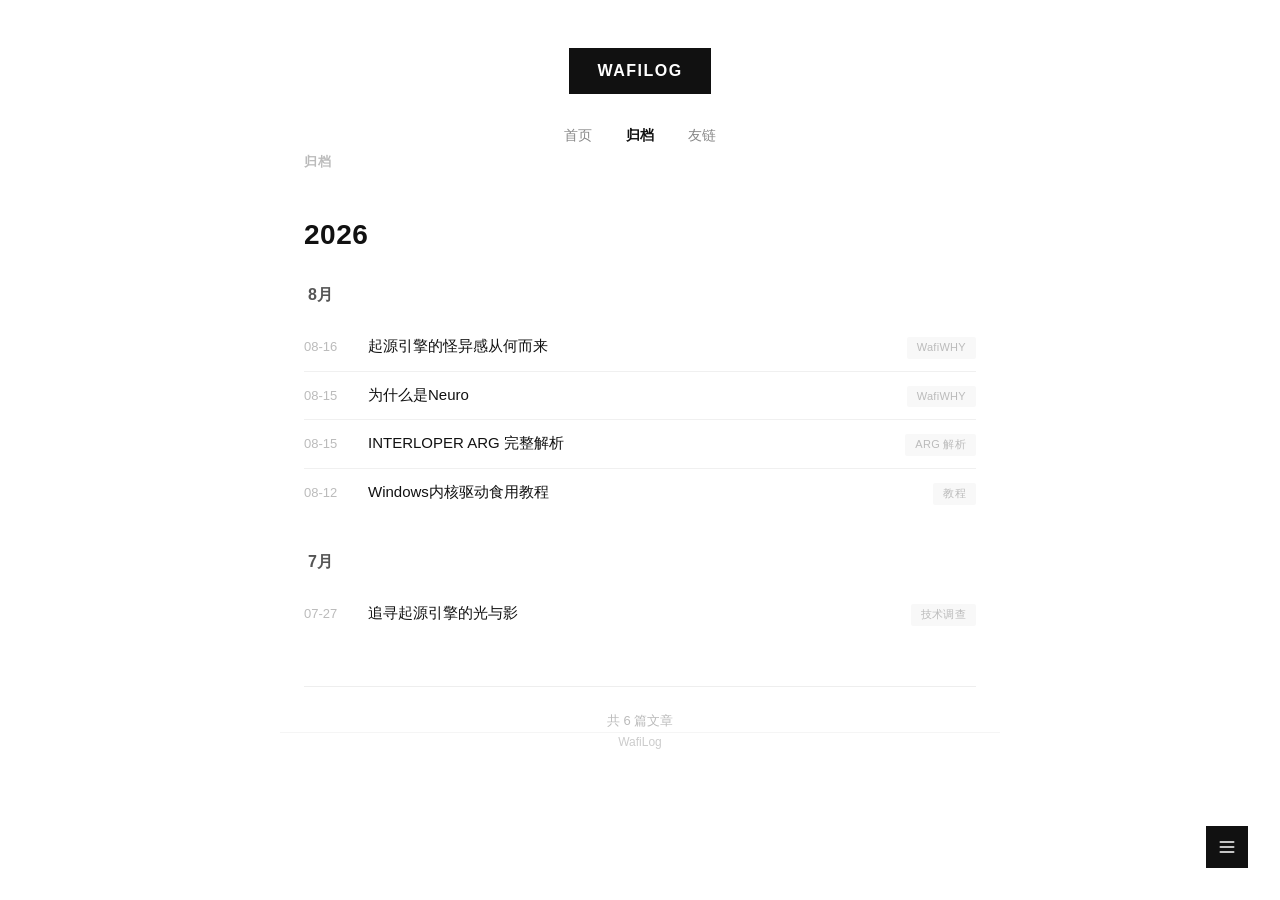
<file: archives/index.html>
<!DOCTYPE html>
<html lang="zh-CN">
<head>
<meta charset="UTF-8">
<meta name="viewport" content="width=device-width, initial-scale=1.0">
<meta name="description" content="WafiLog 全部文章的归档页面，按月份整理发布过的所有文章。">
<title>归档 — WafiLog</title>
<style>
  *, *::before, *::after { margin: 0; padding: 0; box-sizing: border-box; }
  body {
    font-family: -apple-system, BlinkMacSystemFont, "Segoe UI", Roboto, "Noto Sans SC", "PingFang SC", "Microsoft YaHei", sans-serif;
    background: #fff;
    color: #111;
    -webkit-font-smoothing: antialiased;
    line-height: 1.6;
  }

  .container {
    max-width: 720px;
    margin: 0 auto;
    padding: 0 24px;
  }

  /* Header */
  header {
    padding: 48px 0 0;
    text-align: center;
  }
  .site-title {
    display: inline-block;
    background: #111;
    color: #fff;
    font-size: 16px;
    font-weight: 700;
    letter-spacing: 1.5px;
    padding: 10px 28px;
    text-decoration: none;
    transition: opacity .2s;
  }
  .site-title:hover { opacity: .8; }
  nav {
    margin-top: 24px;
    display: flex;
    justify-content: center;
    gap: 2px;
    font-size: 14px;
  }
  nav a {
    color: #888;
    text-decoration: none;
    padding: 6px 16px;
    transition: color .2s;
  }
  nav a:hover { color: #111; }
  nav a.active { color: #111; font-weight: 600; }

  /* Main */
  main {
    padding: 56px 0 80px;
  }

  /* Page title */
  .page-title {
    font-size: 13px;
    font-weight: 700;
    color: #bbb;
    letter-spacing: 1px;
    text-transform: uppercase;
    margin: 0 0 40px;
  }

  /* Year */
  .archive-year {
    margin-bottom: 48px;
  }
  .archive-year:last-child {
    margin-bottom: 0;
  }
  .year-heading {
    font-size: 28px;
    font-weight: 700;
    color: #111;
    margin-bottom: 24px;
    letter-spacing: .5px;
  }

  /* Month */
  .archive-month {
    margin-bottom: 32px;
  }
  .archive-month:last-child {
    margin-bottom: 0;
  }
  .month-heading {
    font-size: 16px;
    font-weight: 600;
    color: #555;
    margin-bottom: 16px;
    padding-left: 4px;
  }

  /* Entry */
  .archive-entry {
    display: flex;
    align-items: baseline;
    gap: 16px;
    padding: 12px 0;
    border-bottom: 1px solid #f0f0f0;
    transition: border-color .2s;
  }
  .archive-entry:hover {
    border-bottom-color: #ddd;
  }
  .archive-entry:last-child {
    border-bottom: none;
  }

  .archive-entry-date {
    flex-shrink: 0;
    font-size: 13px;
    color: #bbb;
    font-variant-numeric: tabular-nums;
    min-width: 48px;
  }

  .archive-entry-title {
    flex: 1;
    font-size: 15px;
    font-weight: 500;
    line-height: 1.4;
  }
  .archive-entry-title a {
    color: #111;
    text-decoration: none;
    transition: color .2s;
  }
  .archive-entry-title a:hover {
    color: #888;
  }

  .archive-entry-category {
    flex-shrink: 0;
    font-size: 11px;
    color: #bbb;
    background: #f8f8f8;
    padding: 2px 10px;
    border-radius: 2px;
    letter-spacing: .3px;
  }

  /* Stats */
  .archive-stats {
    margin-top: 48px;
    padding-top: 24px;
    border-top: 1px solid #eee;
    text-align: center;
    font-size: 13px;
    color: #bbb;
  }

  /* Footer */
  footer {
    text-align: center;
    padding: 32px 0 80px;
    font-size: 12px;
    color: #ccc;
    border-top: 1px solid #f5f5f5;
  }

  /* Sidebar (same as homepage) */
  .sidebar-toggle {
    position: fixed;
    bottom: 32px;
    right: 32px;
    width: 42px;
    height: 42px;
    background: #111;
    color: #fff;
    border: none;
    cursor: pointer;
    display: flex;
    align-items: center;
    justify-content: center;
    transition: opacity .2s;
    z-index: 100;
  }
  .sidebar-toggle:hover { opacity: .8; }
  .sidebar-toggle svg { width: 20px; height: 20px; }

  .sidebar-overlay {
    position: fixed;
    inset: 0;
    background: rgba(0,0,0,.3);
    z-index: 200;
    opacity: 0;
    pointer-events: none;
    transition: opacity .3s;
  }
  .sidebar-overlay.open {
    opacity: 1;
    pointer-events: auto;
  }

  .sidebar {
    position: fixed;
    top: 0;
    right: -300px;
    width: 280px;
    height: 100vh;
    background: #fff;
    border-left: 1px solid #eee;
    z-index: 300;
    transition: right .3s ease;
    padding: 40px 28px;
    overflow-y: auto;
  }
  .sidebar.open { right: 0; }

  .sidebar h3 {
    font-size: 14px;
    font-weight: 700;
    color: #111;
    letter-spacing: 1px;
    margin-bottom: 20px;
  }
  .sidebar ul { list-style: none; }
  .sidebar li + li { border-top: 1px solid #f0f0f0; }
  .sidebar a {
    display: block;
    padding: 12px 0;
    color: #555;
    text-decoration: none;
    font-size: 14px;
    transition: color .2s;
  }
  .sidebar a:hover { color: #111; }
  .sidebar a.active { color: #111; font-weight: 600; }

  .sidebar-close {
    position: absolute;
    top: 16px;
    right: 16px;
    background: none;
    border: none;
    font-size: 20px;
    color: #888;
    cursor: pointer;
    padding: 4px;
    line-height: 1;
  }
  .sidebar-close:hover { color: #111; }

  /* Mobile */
  @media (max-width: 520px) {
    header { padding-top: 32px; }
    .container { padding: 0 16px; }
    .archive-entry { gap: 12px; }
    .archive-entry-date { min-width: 40px; }
    .archive-entry-title { font-size: 14px; }
    .archive-entry-category { display: none; }
    .sidebar-toggle { bottom: 20px; right: 20px; }
    .sidebar { width: 260px; right: -260px; }
  }
</style>
</head>
<body>

<header>
  <a href="/" class="site-title">WAFILOG</a>
  <nav>
    <a href="/">首页</a>
    <a href="/archives/" class="active">归档</a>
    <a href="/friends/">友链</a>
  </nav>
</header>

<main class="container">
  <h1 class="page-title">归档</h1>

  <div class="archive-year">
    <h2 class="year-heading">2026</h2>

    <div class="archive-month" id="2026-08">
      <h3 class="month-heading">8月</h3>

      <div class="archive-entry">
        <span class="archive-entry-date">08-16</span>
        <span class="archive-entry-title">
          <a href="/2026/08/16/WHY_Wired/">起源引擎的怪异感从何而来</a>
        </span>
        <span class="archive-entry-category">WafiWHY</span>
      </div>

      <div class="archive-entry">
        <span class="archive-entry-date">08-15</span>
        <span class="archive-entry-title">
          <a href="/2026/08/15/Why_Neuro/">为什么是Neuro</a>
        </span>
        <span class="archive-entry-category">WafiWHY</span>
      </div>

      <div class="archive-entry">
        <span class="archive-entry-date">08-15</span>
        <span class="archive-entry-title">
          <a href="/2026/08/15/INTERLOPER/">INTERLOPER ARG 完整解析</a>
        </span>
        <span class="archive-entry-category">ARG 解析</span>
      </div>

      <div class="archive-entry">
        <span class="archive-entry-date">08-12</span>
        <span class="archive-entry-title">
          <a href="https://miwafi.github.io/2026/08/12/Driverdevelop/#more">Windows内核驱动食用教程</a>
        </span>
        <span class="archive-entry-category">教程</span>
      </div>
    </div>

    <div class="archive-month" id="2026-07">
      <h3 class="month-heading">7月</h3>

      <div class="archive-entry">
        <span class="archive-entry-date">07-27</span>
        <span class="archive-entry-title">
          <a href="https://miwafi.github.io/2026/07/27/SourceVRAD/#more">追寻起源引擎的光与影</a>
        </span>
        <span class="archive-entry-category">技术调查</span>
      </div>
    </div>
  </div>

  <div class="archive-stats">
    共 6 篇文章
  </div>
</main>

<footer class="container">
  WafiLog
</footer>

<!-- Sidebar Toggle -->
<button class="sidebar-toggle" id="sidebarToggle" aria-label="打开侧边栏">
  <svg viewBox="0 0 24 24" fill="none" stroke="currentColor" stroke-width="2" stroke-linecap="round">
    <line x1="4" y1="6" x2="20" y2="6"/>
    <line x1="4" y1="12" x2="20" y2="12"/>
    <line x1="4" y1="18" x2="20" y2="18"/>
  </svg>
</button>

<!-- Overlay -->
<div class="sidebar-overlay" id="sidebarOverlay"></div>

<!-- Sidebar -->
<aside class="sidebar" id="sidebar">
  <button class="sidebar-close" id="sidebarClose" aria-label="关闭侧边栏">✕</button>
  <h3>归档</h3>
  <ul>
    <li><a href="/archives/#2026-08">2026 年 8 月</a></li>
    <li><a href="/archives/#2026-07">2026 年 7 月</a></li>
  </ul>
</aside>

<script>
  (function() {
    var toggle = document.getElementById('sidebarToggle');
    var sidebar = document.getElementById('sidebar');
    var overlay = document.getElementById('sidebarOverlay');
    var close = document.getElementById('sidebarClose');

    function open() {
      sidebar.classList.add('open');
      overlay.classList.add('open');
      document.body.style.overflow = 'hidden';
    }
    function closeSidebar() {
      sidebar.classList.remove('open');
      overlay.classList.remove('open');
      document.body.style.overflow = '';
    }

    toggle.addEventListener('click', open);
    close.addEventListener('click', closeSidebar);
    overlay.addEventListener('click', closeSidebar);
  })();

</script>

</body>
</html>
</file>
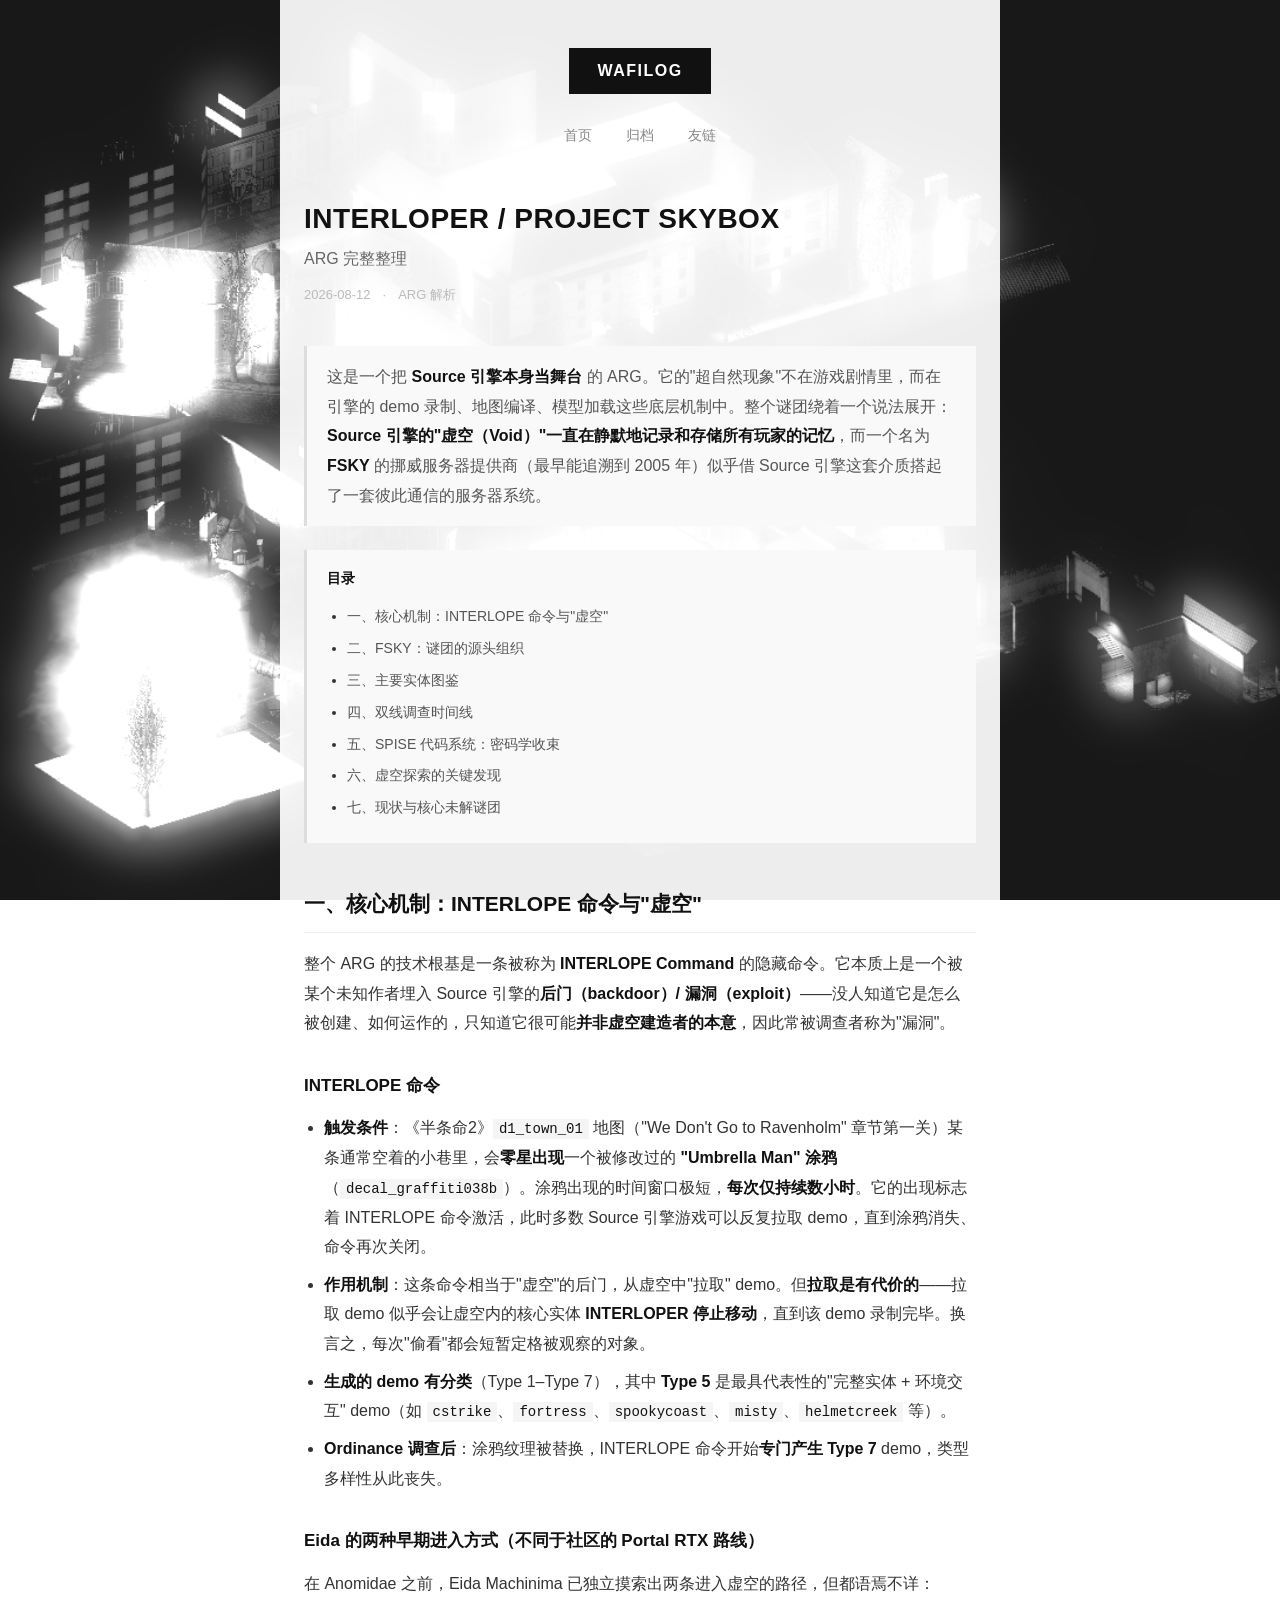
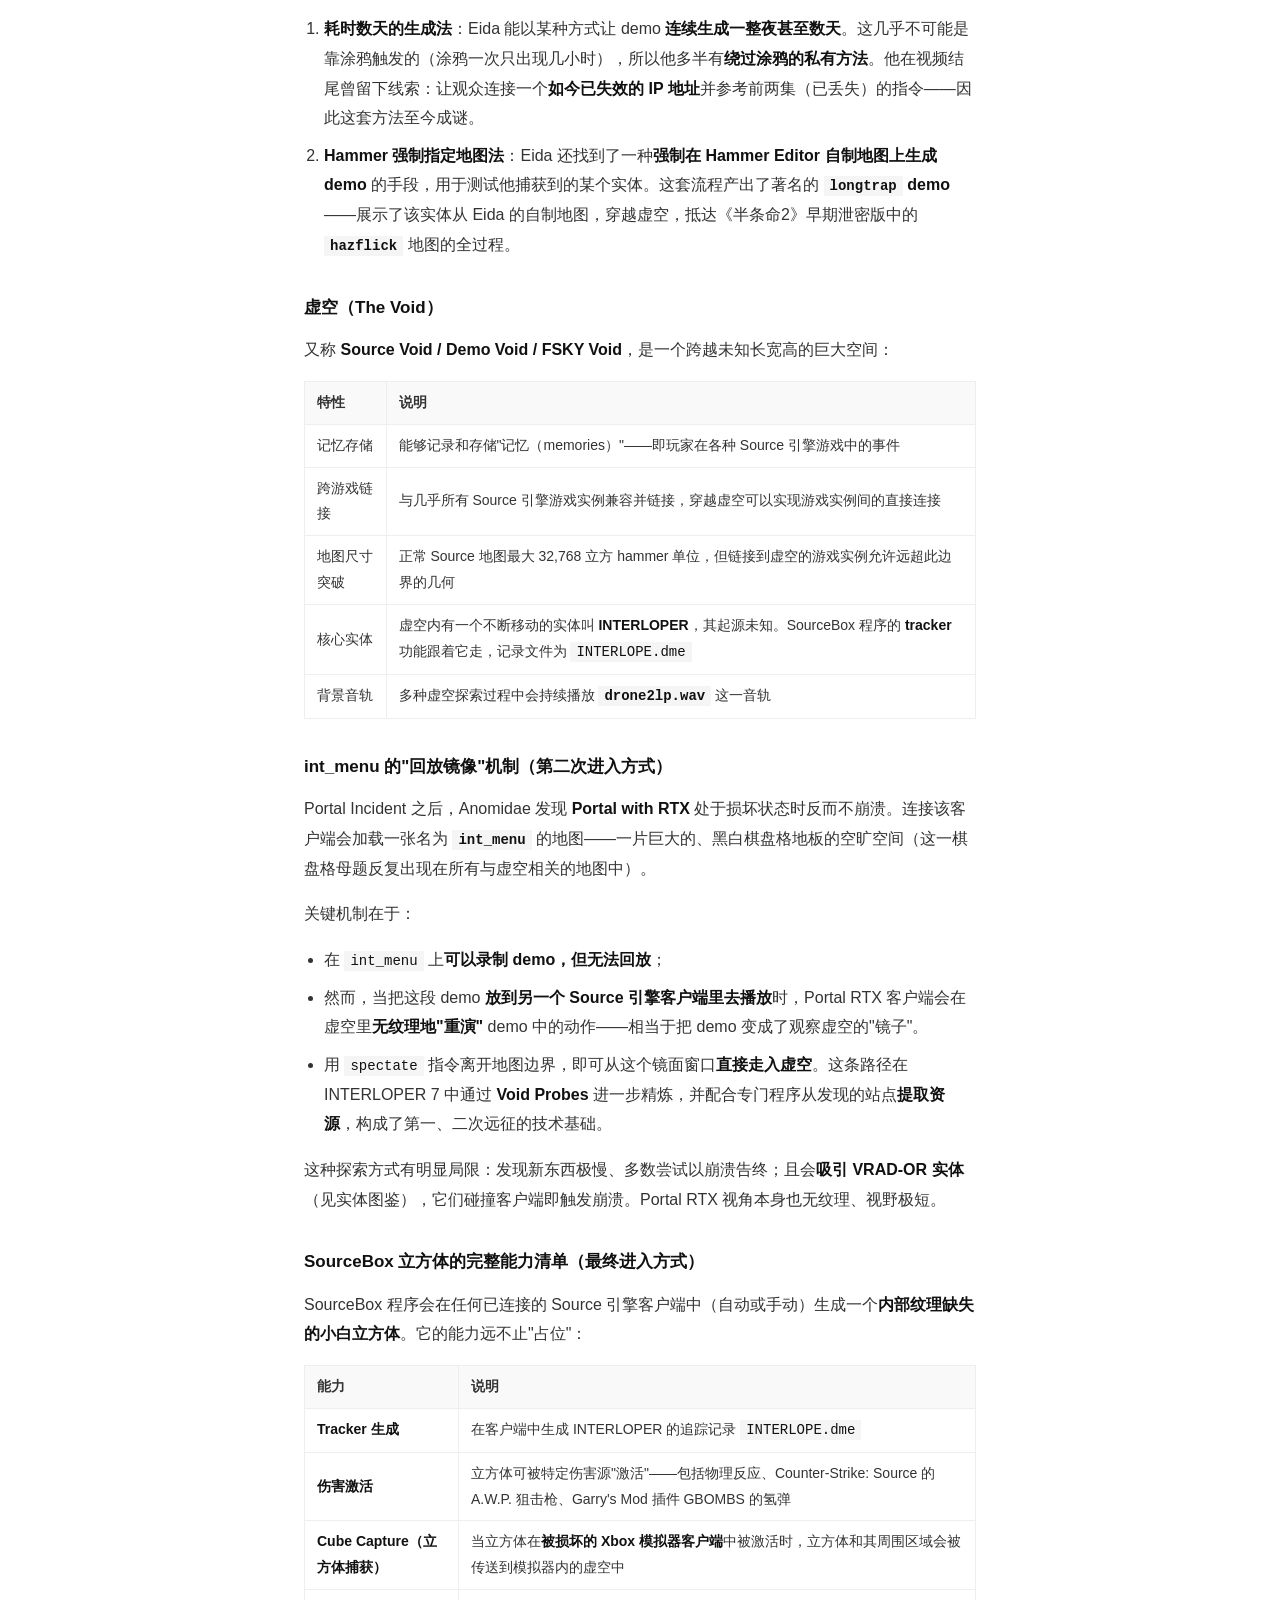
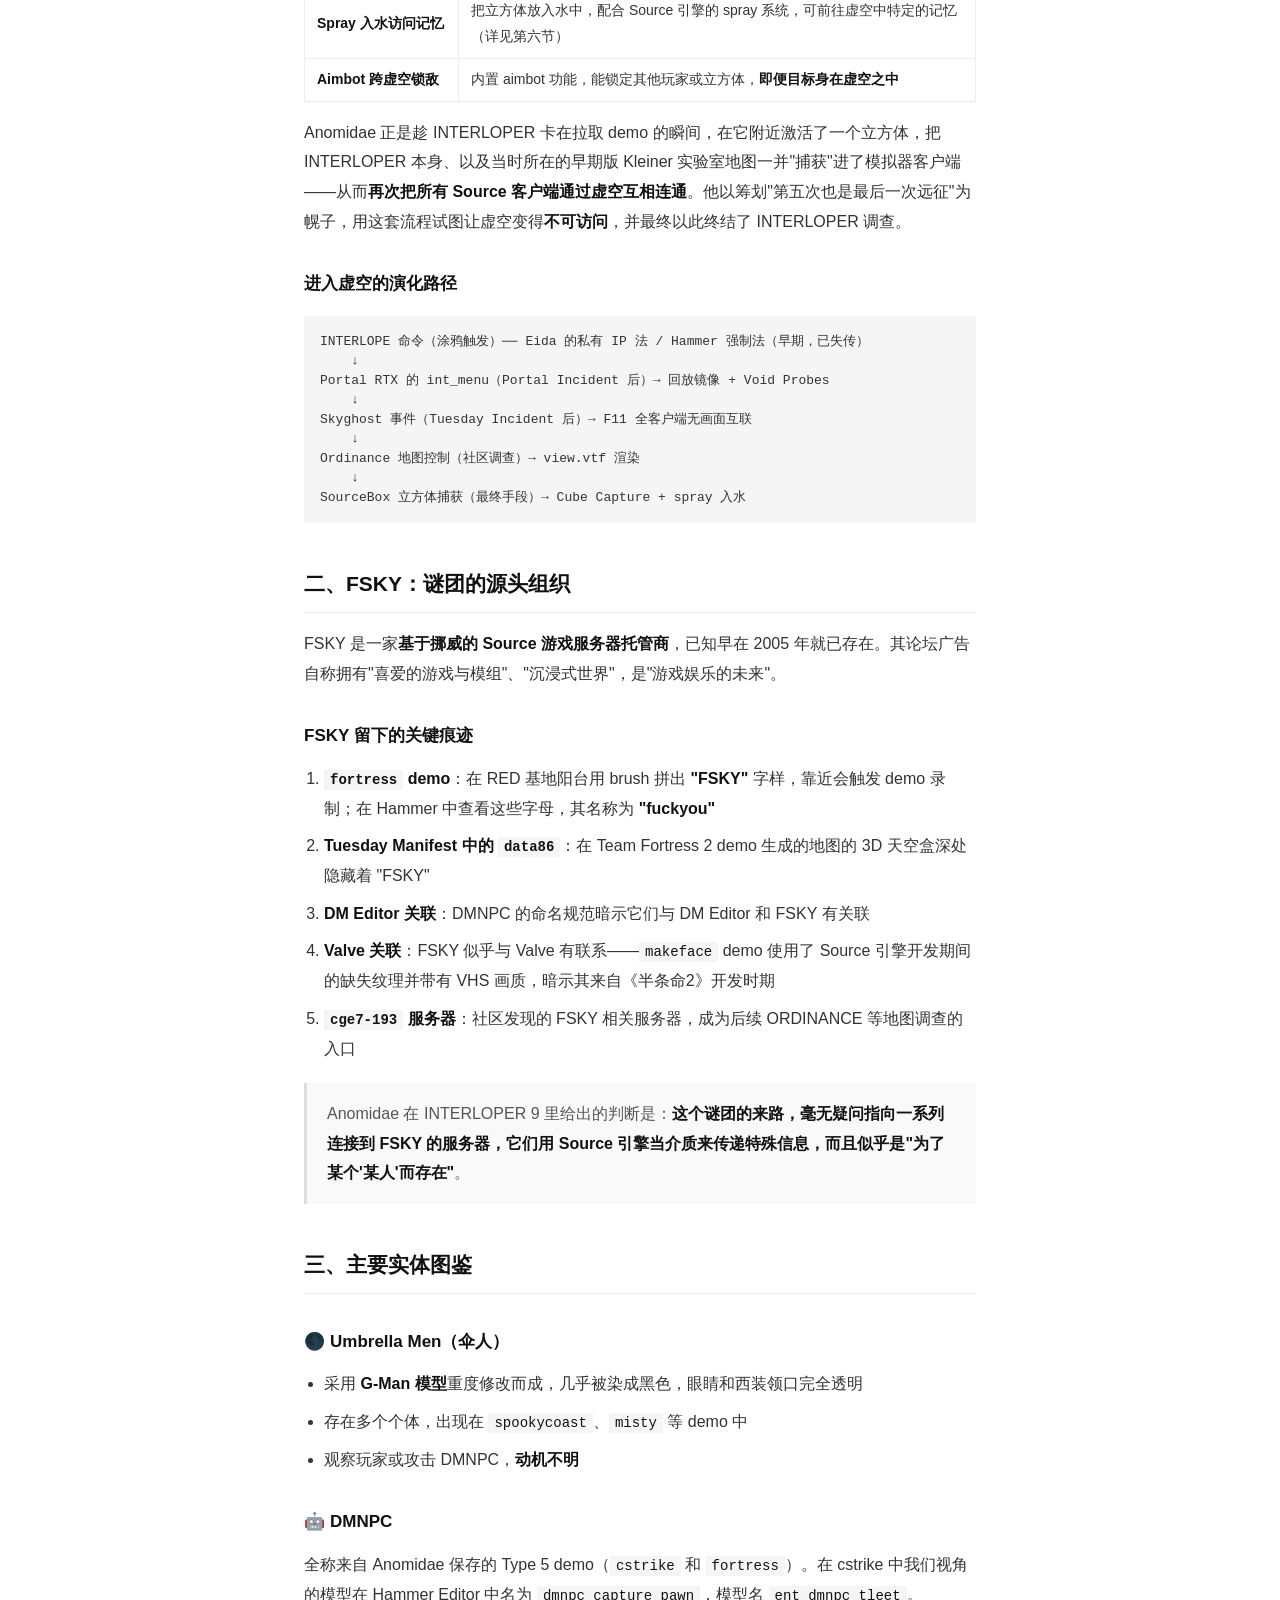
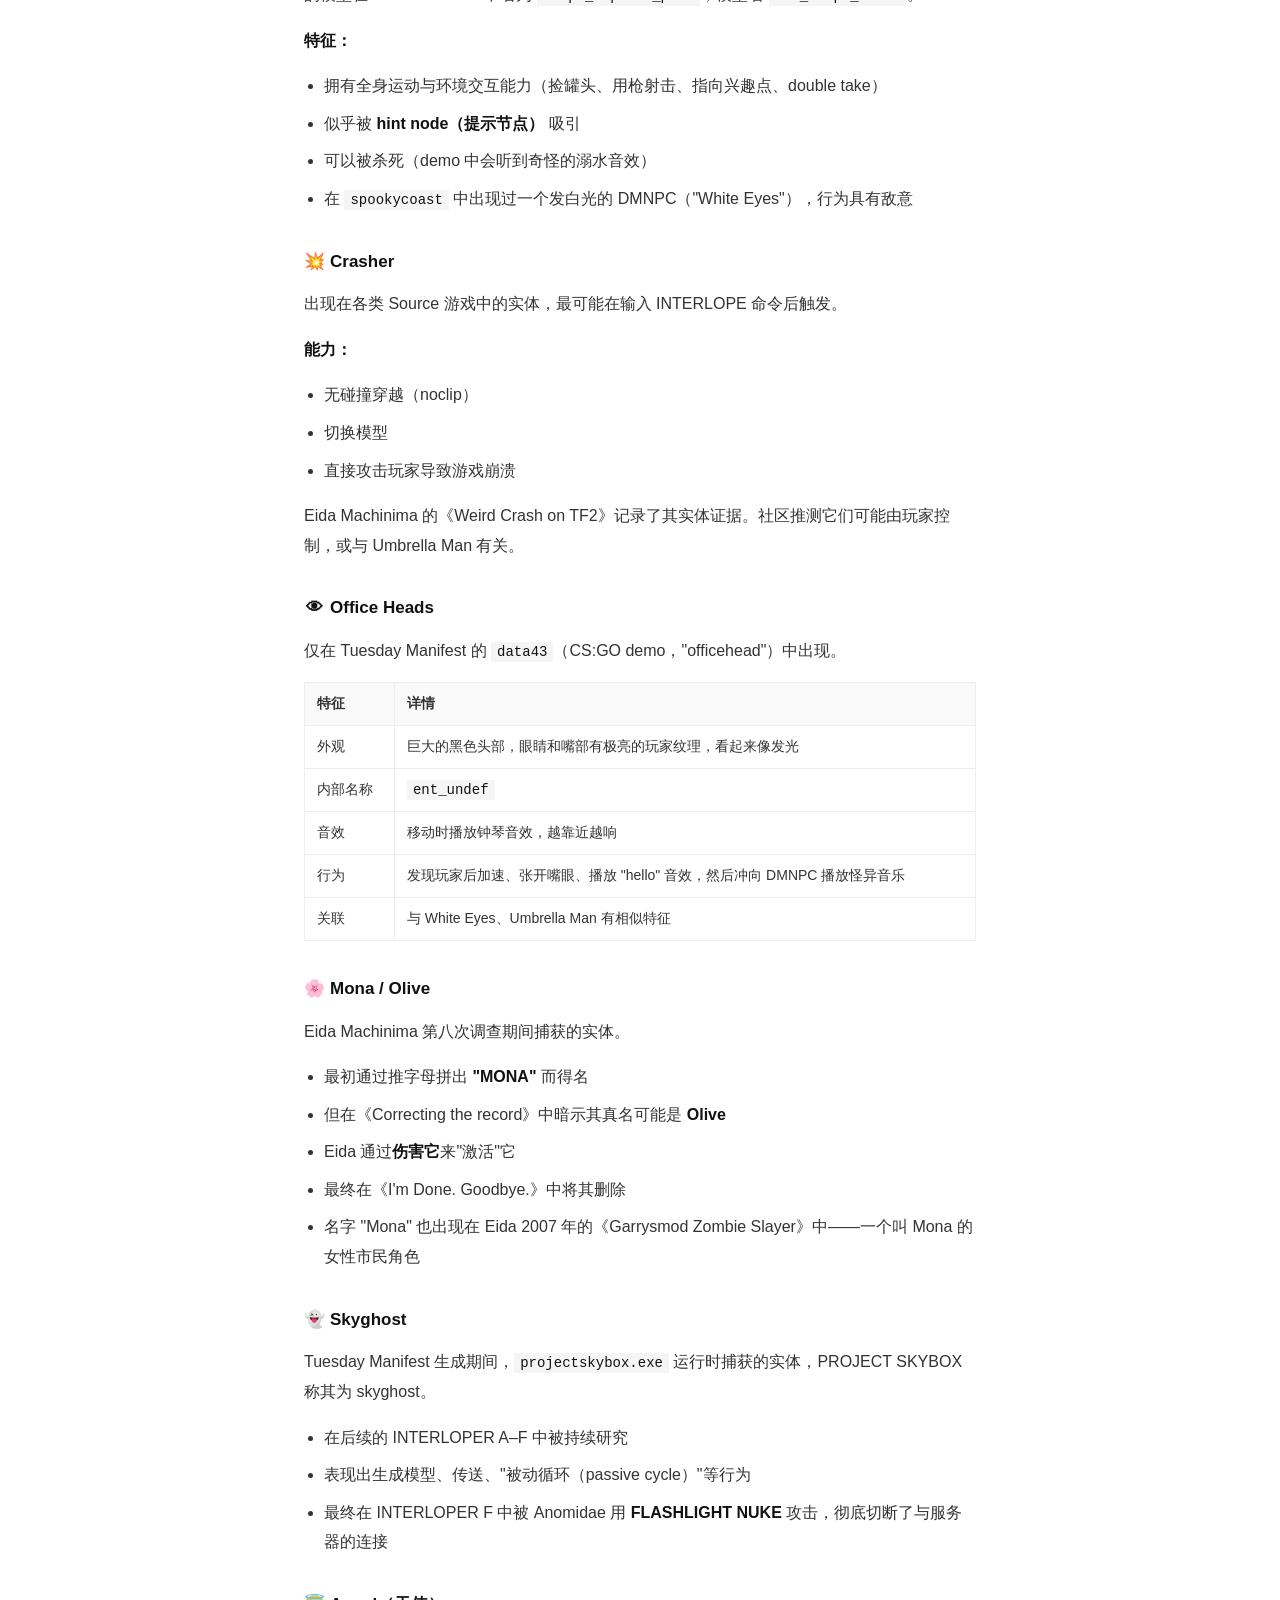
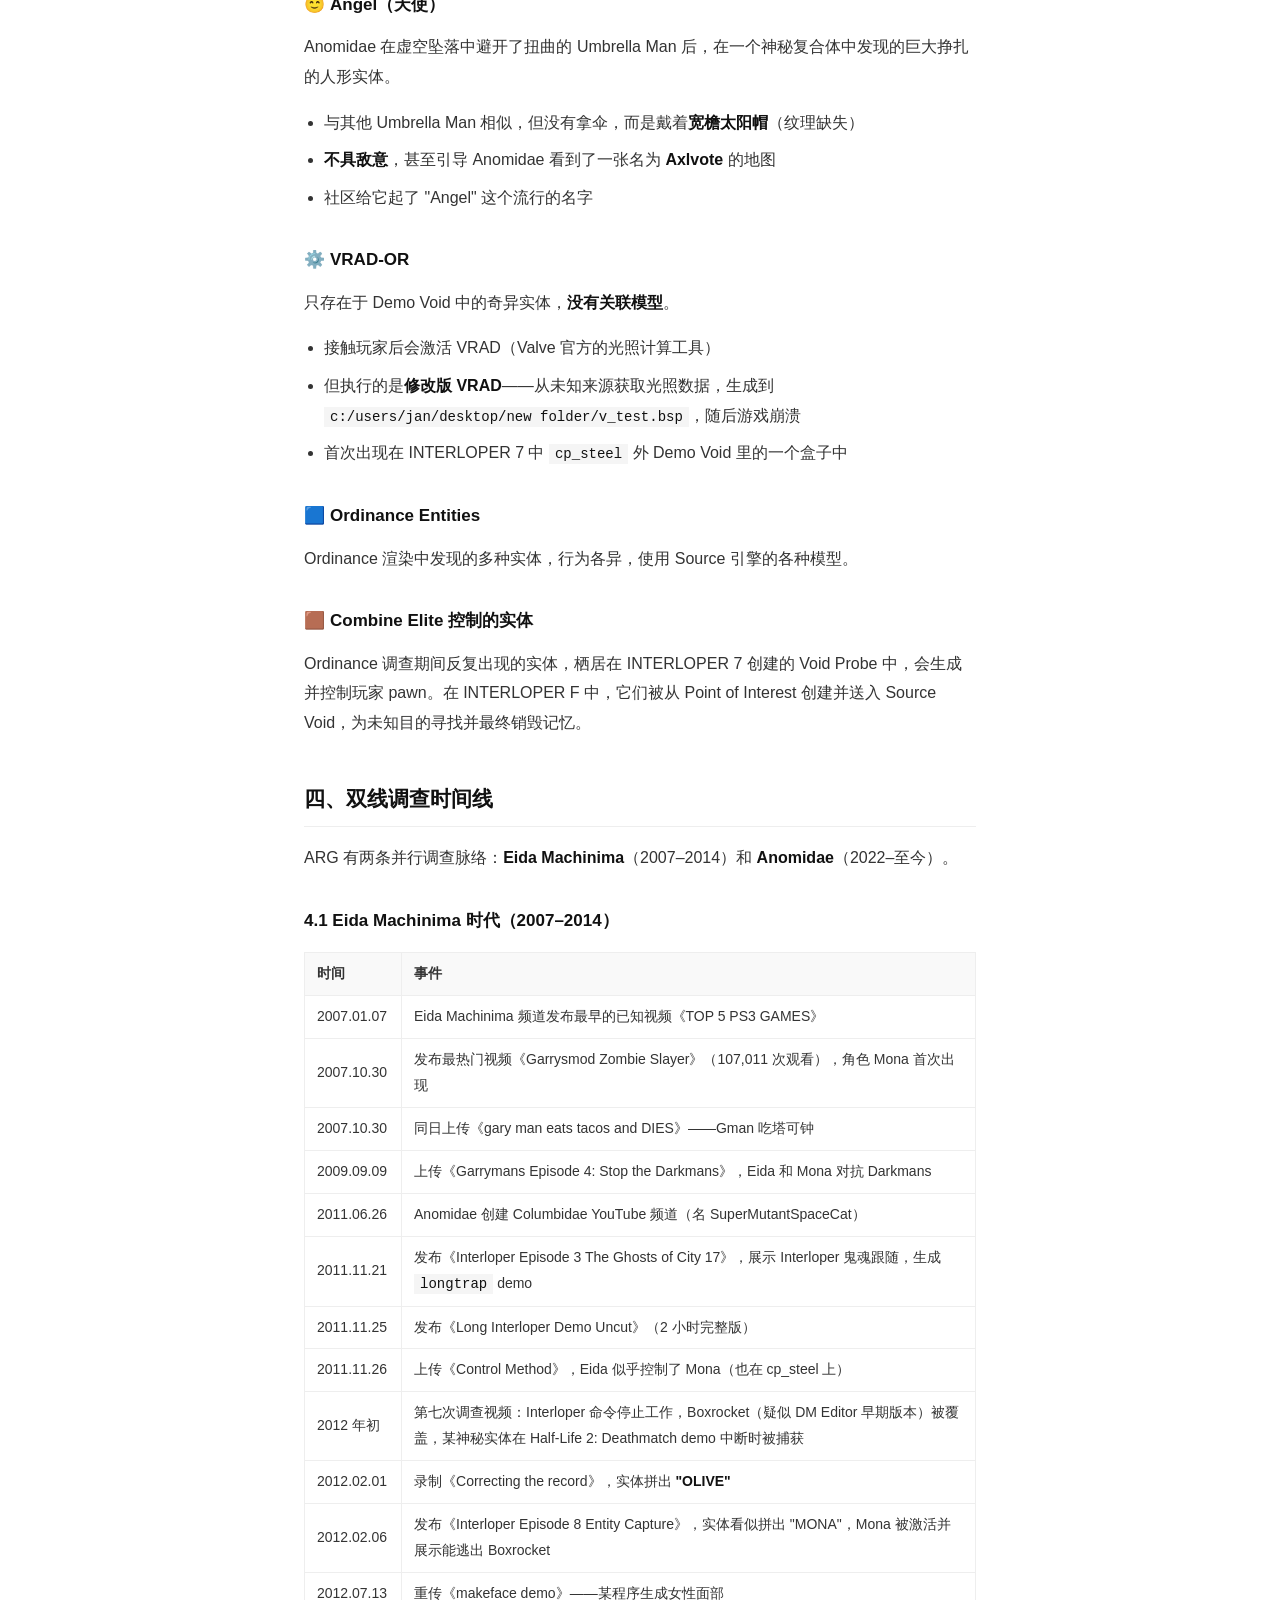
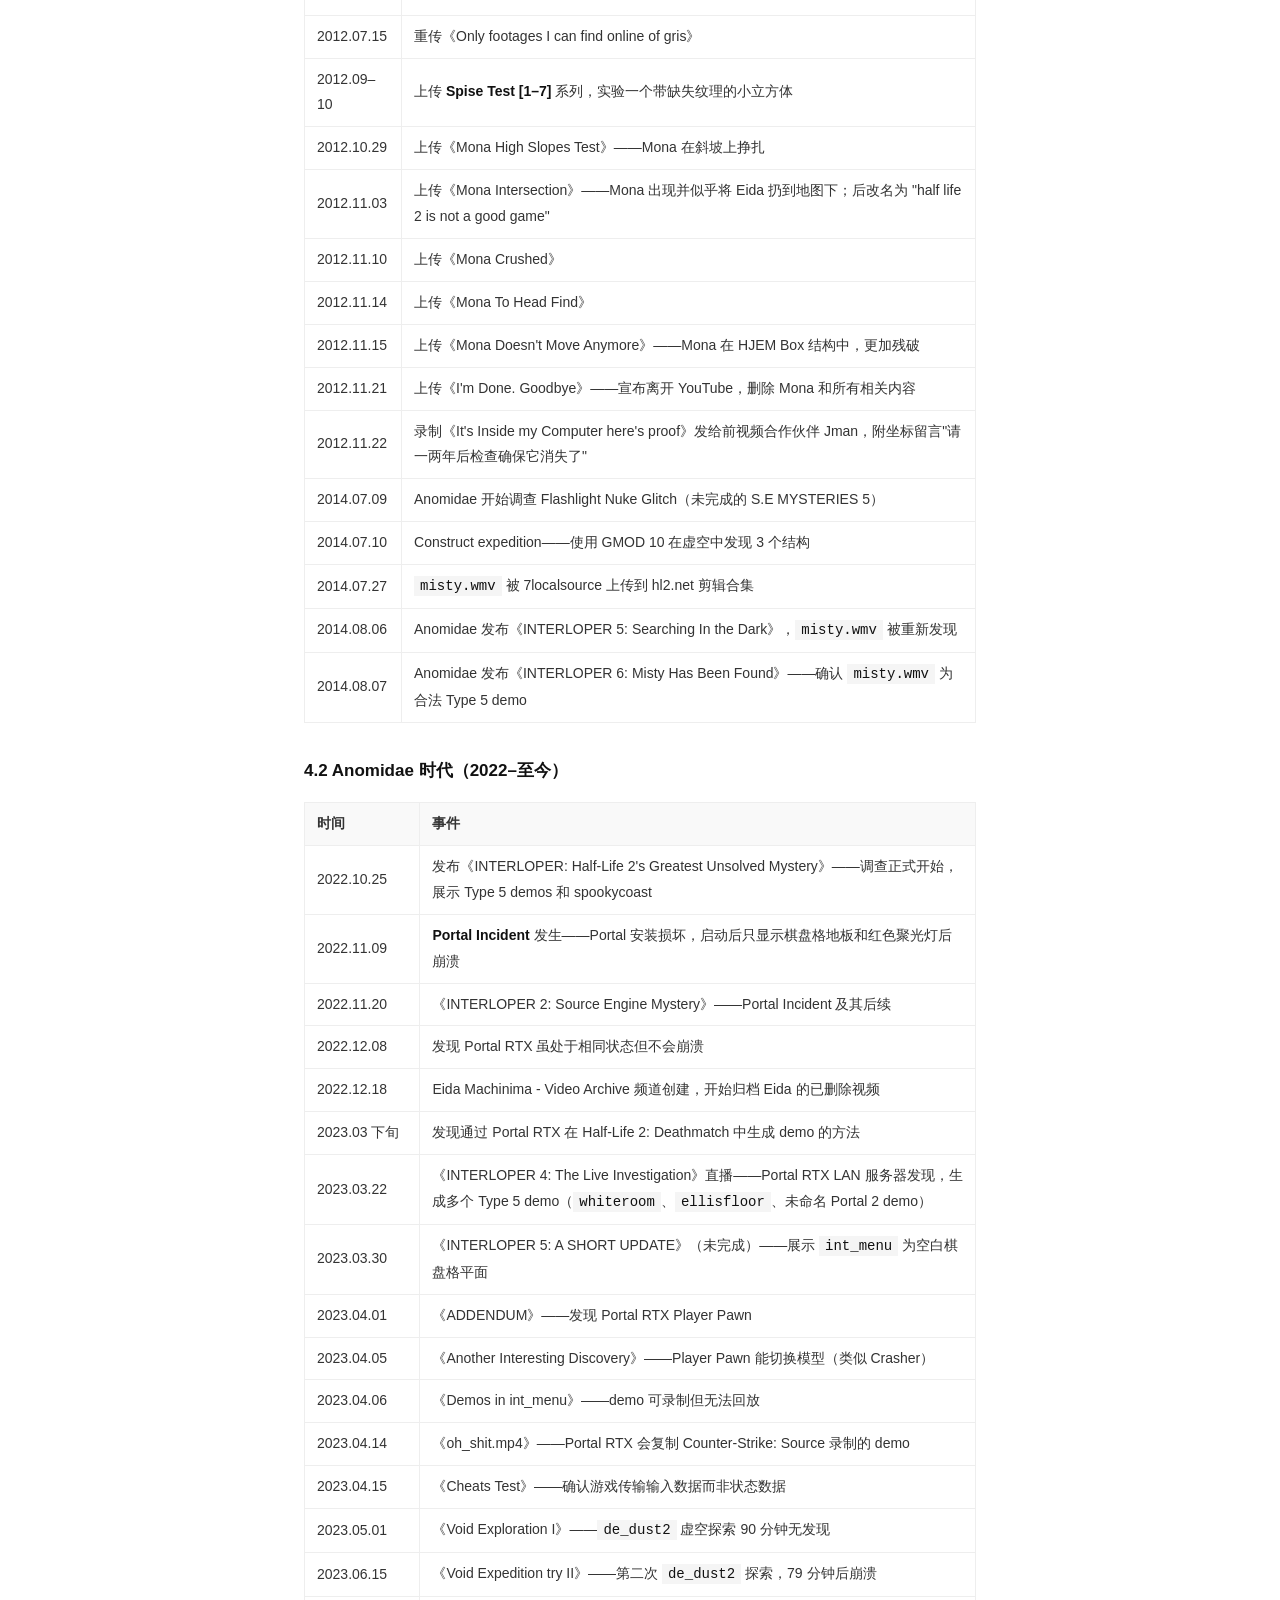
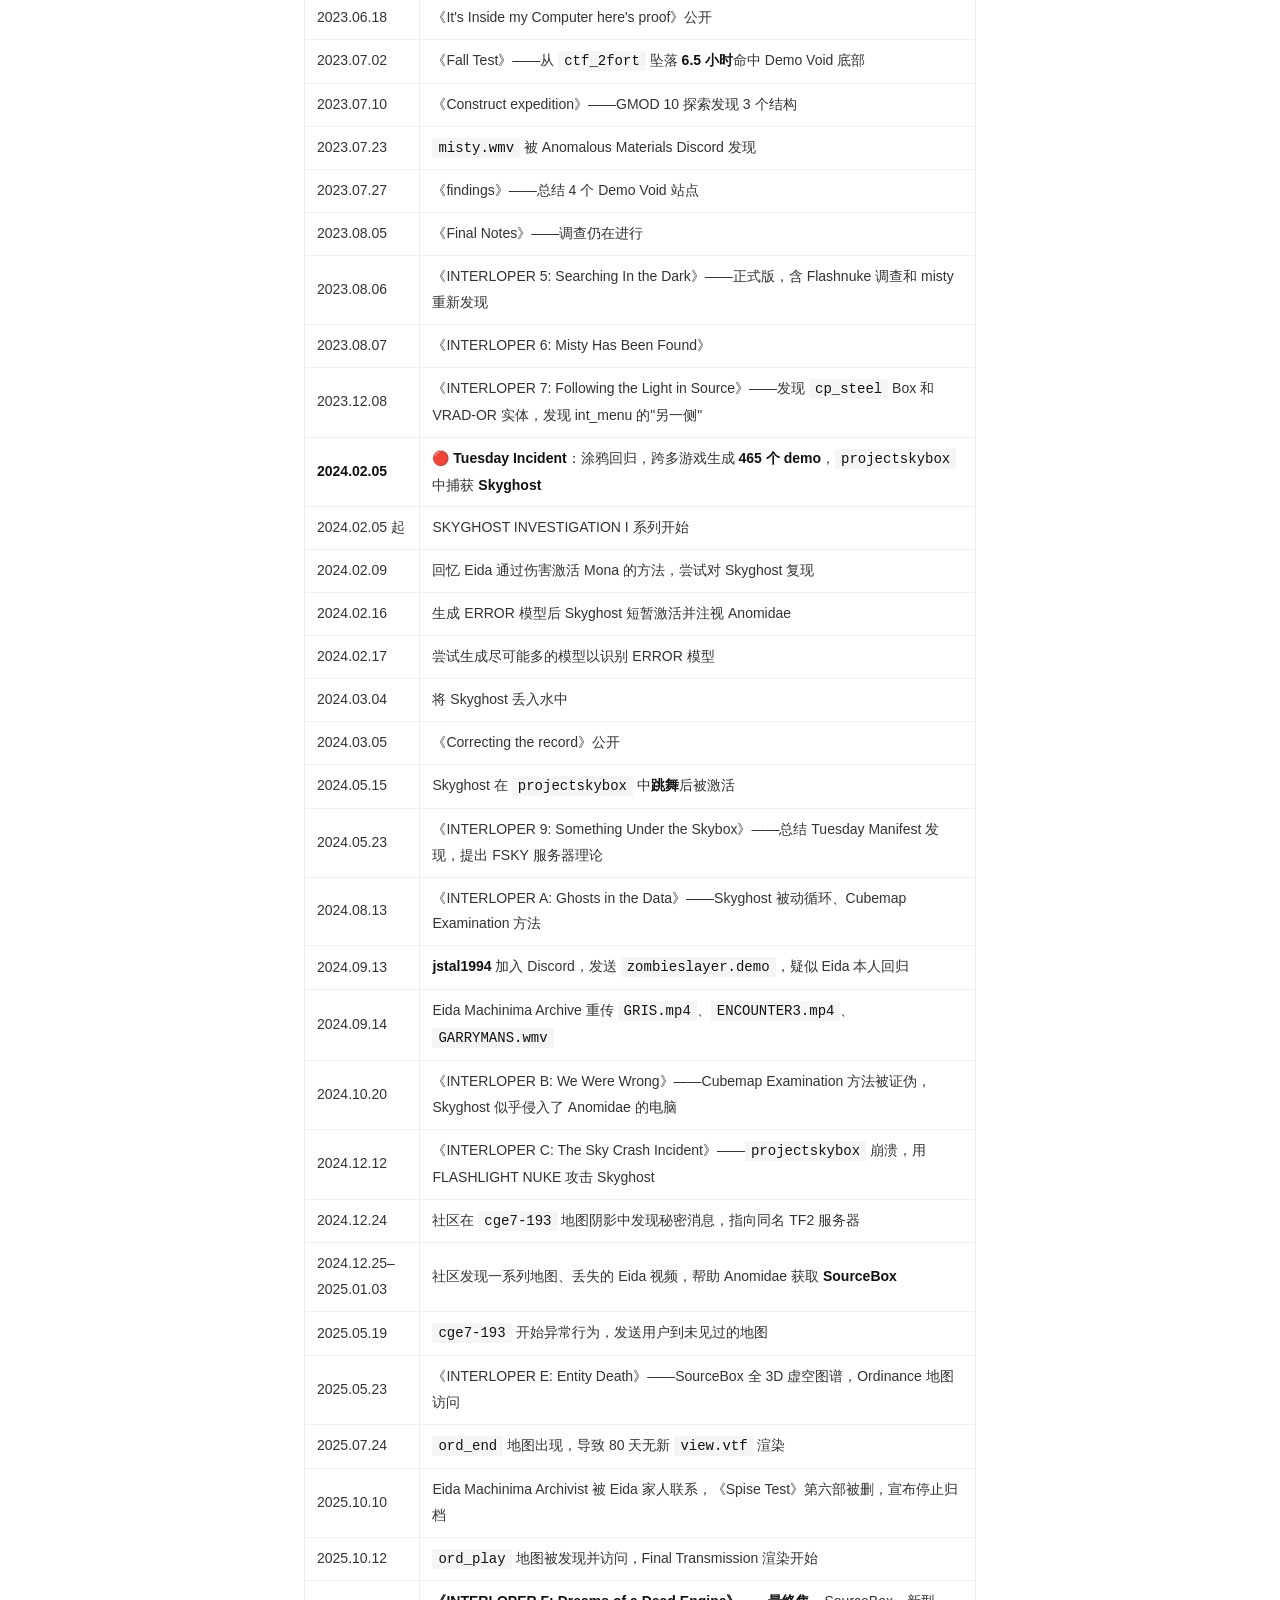
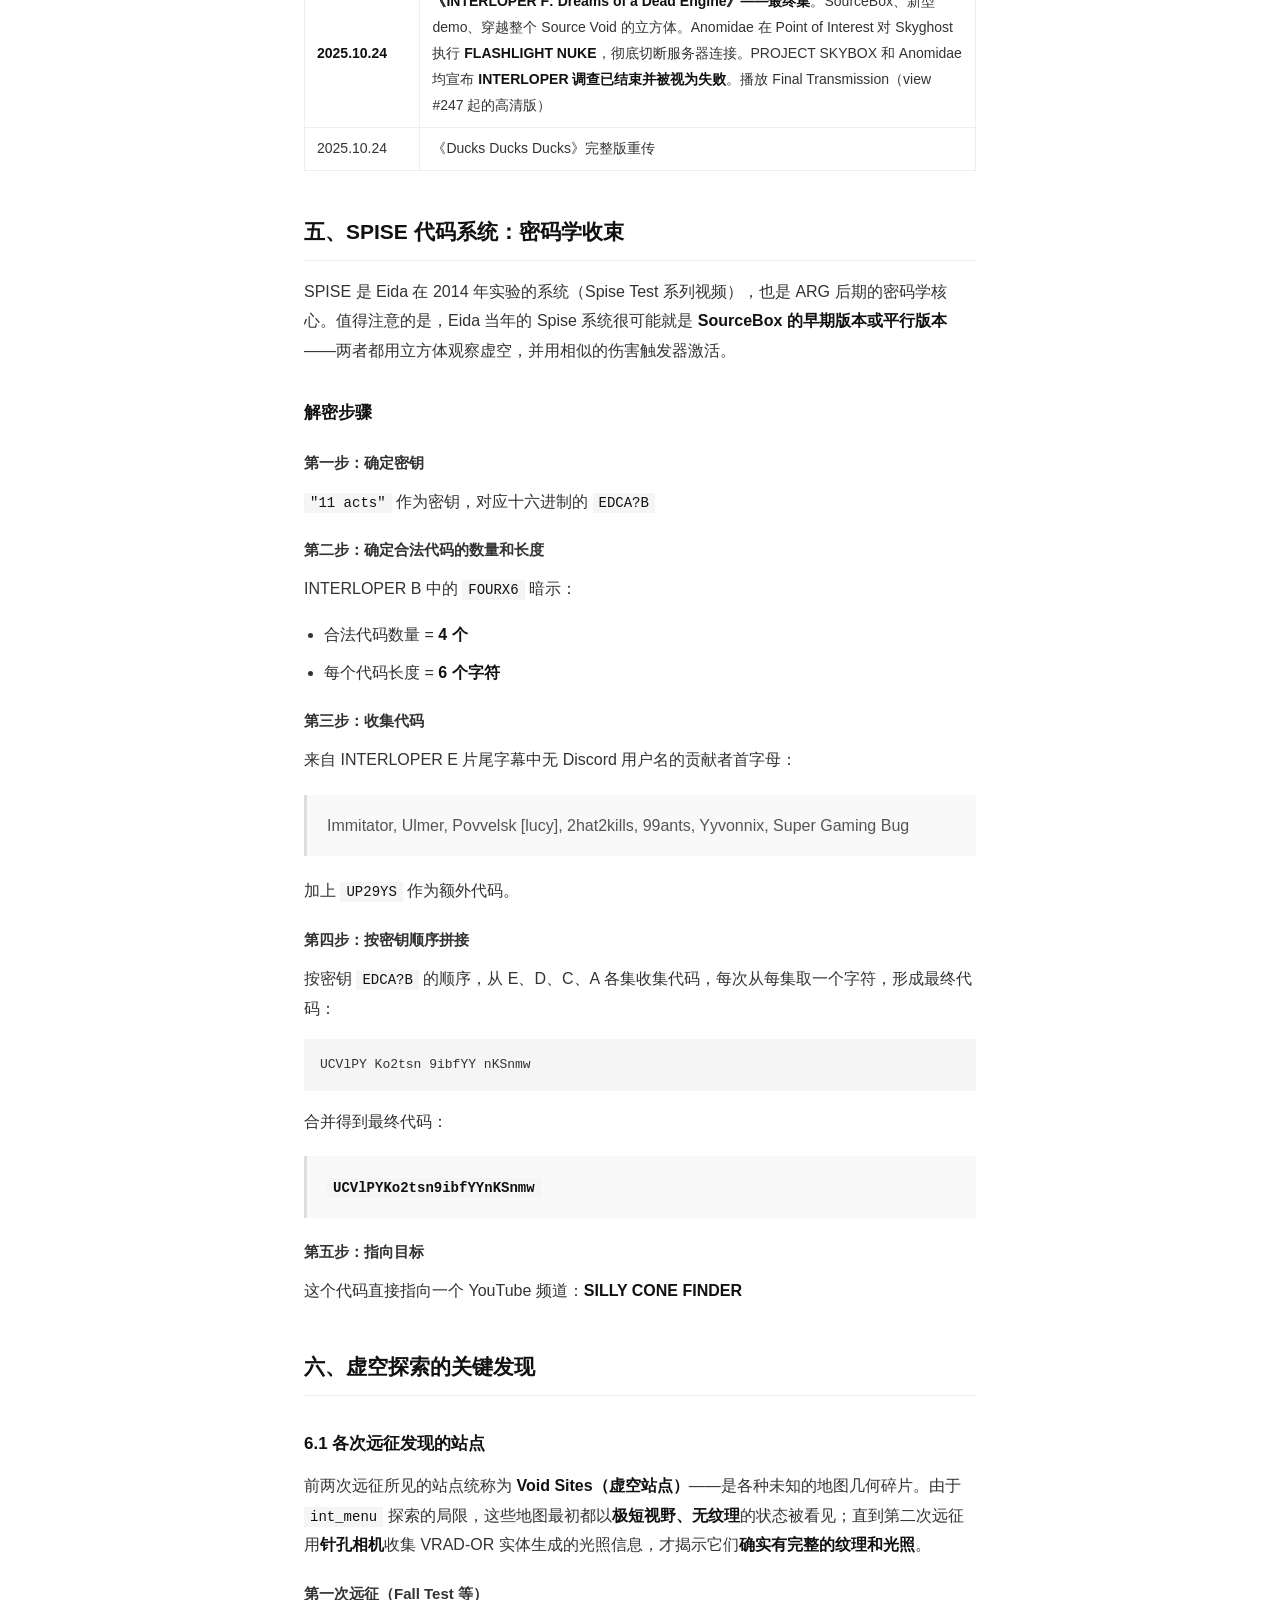
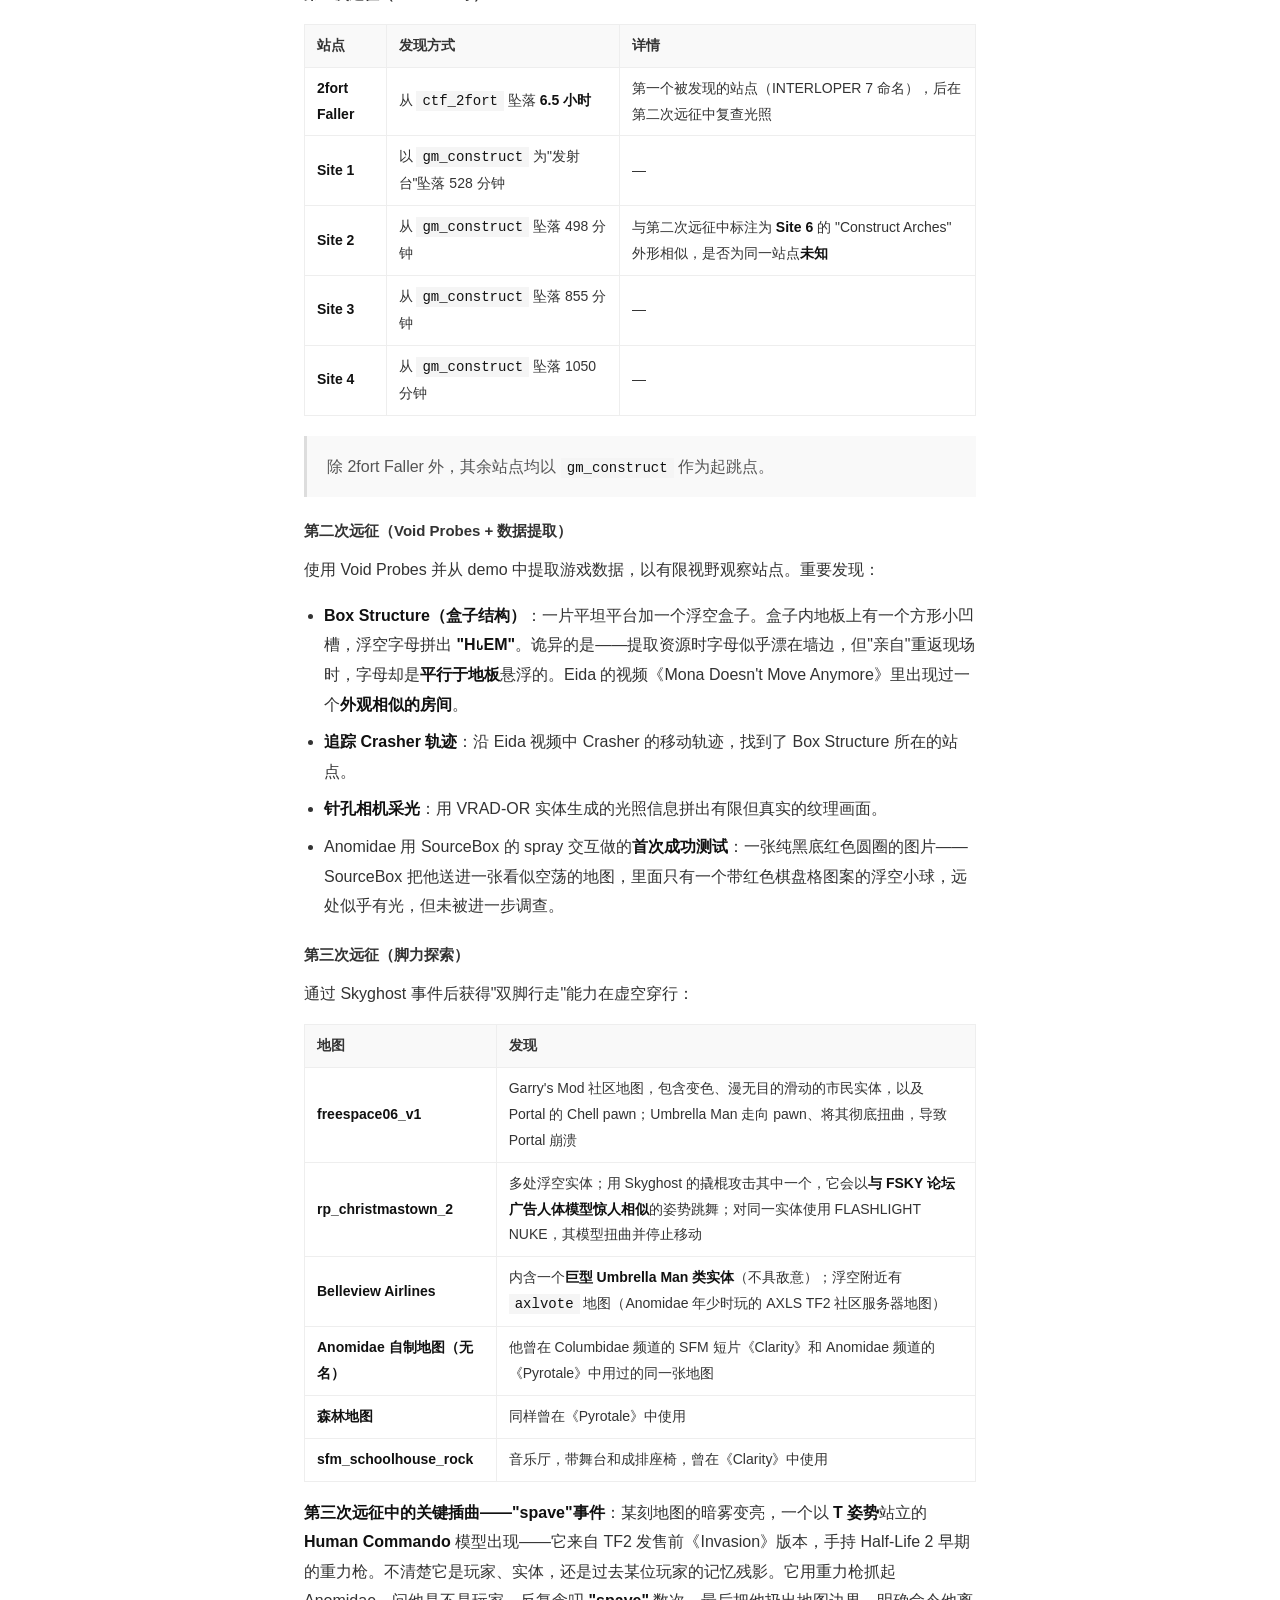
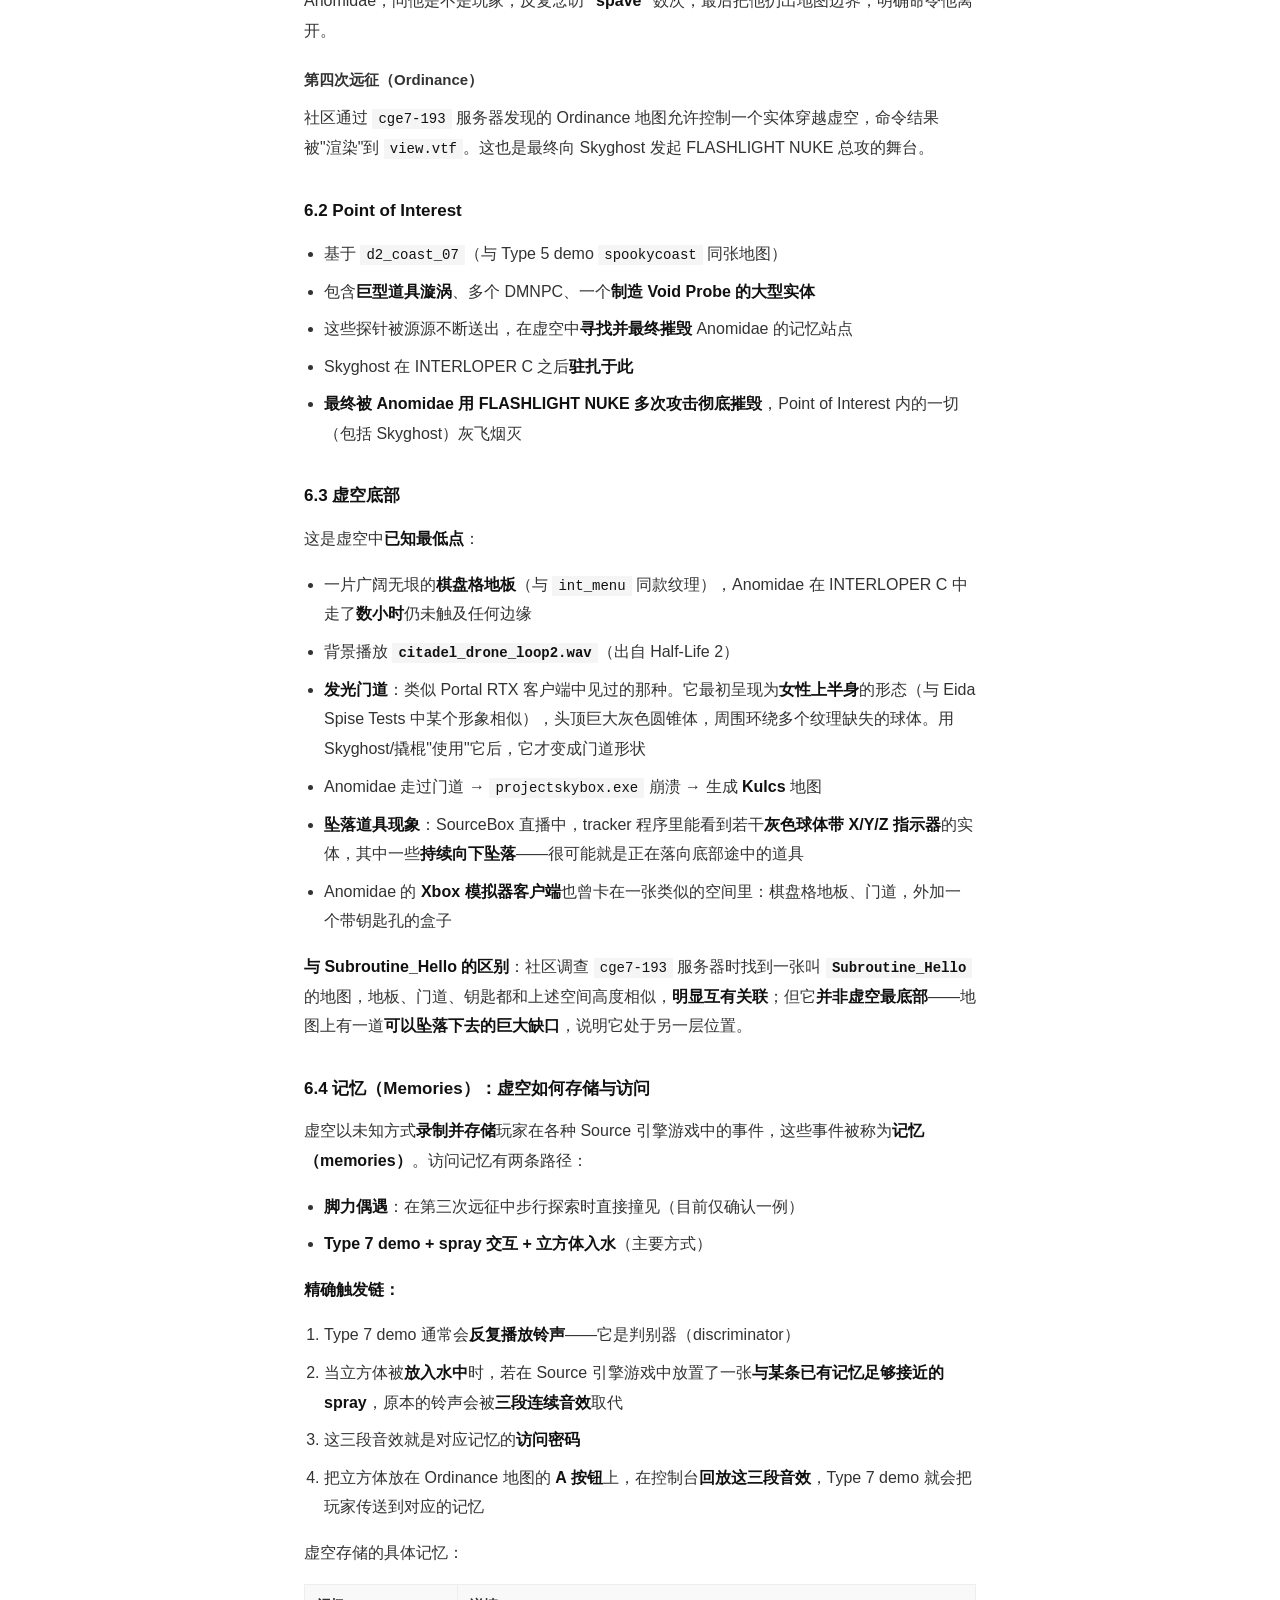
<file: 2026/08/15/INTERLOPER/index.html>
<!DOCTYPE html>
<html lang="zh-CN">
<head>
<meta charset="UTF-8">
<meta name="viewport" content="width=device-width, initial-scale=1.0">
<meta name="description" content="一个以 Source 引擎本身为舞台的 Alternate Reality Game（ARG）。它的超自然现象不是发生在游戏剧情里，而是发生在引擎的 demo 录制、地图编译、模型加载等底层机制中。整个谜团围绕一个核心命题展开：Source 引擎的虚空（Void）一直在静默地记录和存储所有玩家的记忆。">
<title>INTERLOPER ARG解析 — WafiLog</title>
<style>
  *, *::before, *::after { margin: 0; padding: 0; box-sizing: border-box; }
  body {
    font-family: -apple-system, BlinkMacSystemFont, "Segoe UI", Roboto, "Noto Sans SC", "PingFang SC", "Microsoft YaHei", sans-serif;
    background-color: #fff;
    background-image: url("/resources/images/Trainstationskyboxbg.png");
    background-size: cover;
    background-position: center;
    background-repeat: no-repeat;
    background-attachment: fixed;
    color: #111;
    -webkit-font-smoothing: antialiased;
    line-height: 1.6;
  }
  header, main, footer {
    background-color: rgba(255, 255, 255, 0.92);
  }
  footer {
    border-top: 1px solid #f5f5f5;
  }
  .container {
    max-width: 720px;
    margin: 0 auto;
    padding: 0 24px;
  }
  header {
    max-width: 720px;
    margin: 0 auto;
    padding: 48px 24px 0;
    text-align: center;
  }
  .site-title {
    display: inline-block;
    background: #111;
    color: #fff;
    font-size: 16px;
    font-weight: 700;
    letter-spacing: 1.5px;
    padding: 10px 28px;
    text-decoration: none;
    transition: opacity .2s;
  }
  .site-title:hover { opacity: .8; }
  nav {
    margin-top: 24px;
    display: flex;
    justify-content: center;
    gap: 2px;
    font-size: 14px;
  }
  nav a {
    color: #888;
    text-decoration: none;
    padding: 6px 16px;
    transition: color .2s;
  }
  nav a:hover { color: #111; }

  /* Article */
  article {
    padding: 48px 0 64px;
  }
  .article-header {
    margin-bottom: 40px;
  }
  .article-title {
    font-size: 28px;
    font-weight: 700;
    line-height: 1.35;
    letter-spacing: .5px;
  }
  .article-subtitle {
    font-size: 16px;
    color: #666;
    margin-top: 8px;
    font-weight: 400;
  }
  .article-meta {
    font-size: 13px;
    color: #bbb;
    margin-top: 14px;
    display: flex;
    flex-wrap: wrap;
    gap: 2px 12px;
  }
  .article-content {
    font-size: 16px;
    color: #333;
    line-height: 1.85;
  }
  .article-content h2 {
    font-size: 21px;
    font-weight: 700;
    color: #111;
    margin: 42px 0 16px;
    padding-bottom: 8px;
    border-bottom: 1px solid #eee;
  }
  .article-content h3 {
    font-size: 17px;
    font-weight: 700;
    color: #111;
    margin: 32px 0 12px;
  }
  .article-content h4 {
    font-size: 15px;
    font-weight: 700;
    color: #333;
    margin: 20px 0 10px;
  }
  .article-content p {
    margin-bottom: 16px;
  }
  .article-content ul, .article-content ol {
    margin: 0 0 16px 20px;
  }
  .article-content li {
    margin-bottom: 8px;
  }
  .article-content blockquote {
    margin: 20px 0;
    padding: 16px 20px;
    background: #f9f9f9;
    border-left: 3px solid #ddd;
    color: #555;
    font-style: normal;
  }
  .article-content blockquote p {
    margin-bottom: 0;
  }
  .article-content strong {
    color: #111;
    font-weight: 700;
  }
  .article-content code {
    font-family: "SF Mono", "Fira Code", "Consolas", monospace;
    font-size: 14px;
    background: #f5f5f5;
    padding: 2px 6px;
    color: #111;
  }
  .article-content pre {
    background: #f5f5f5;
    padding: 16px;
    overflow-x: auto;
    margin: 16px 0;
    font-family: "SF Mono", "Fira Code", "Consolas", monospace;
    font-size: 13px;
    line-height: 1.5;
  }
  .article-content table {
    width: 100%;
    border-collapse: collapse;
    margin: 16px 0;
    font-size: 14px;
  }
  .article-content th, .article-content td {
    padding: 8px 12px;
    border: 1px solid #eee;
    text-align: left;
  }
  .article-content th {
    background: #f9f9f9;
    font-weight: 600;
  }
  .article-content a {
    color: #111;
    text-decoration: underline;
  }
  .article-content a:hover {
    color: #666;
  }
  .toc {
    background: #f9f9f9;
    padding: 16px 20px;
    margin: 24px 0;
    border-left: 3px solid #ddd;
  }
  .toc-title {
    font-size: 14px;
    font-weight: 700;
    color: #111;
    margin-bottom: 12px;
  }
  .toc ul {
    margin: 0;
    padding-left: 20px;
  }
  .toc li {
    margin-bottom: 6px;
    font-size: 14px;
  }
  .toc a {
    color: #555;
    text-decoration: none;
  }
  .toc a:hover {
    color: #111;
    text-decoration: underline;
  }
  .back-link {
    display: inline-block;
    margin-top: 48px;
    font-size: 14px;
    color: #888;
    text-decoration: none;
    transition: color .2s;
  }
  .back-link:hover { color: #111; }

  /* Footer */
  footer {
    text-align: center;
    padding: 32px 0 64px;
    font-size: 12px;
    color: #ccc;
    border-top: 1px solid #f5f5f5;
  }

  .entity-icon {
    display: inline-block;
    width: 20px;
    text-align: center;
    margin-right: 6px;
  }

  @media (max-width: 520px) {
    header { padding-top: 32px; }
    .container { padding: 0 16px; }
    .article-title { font-size: 22px; }
    .article-content { font-size: 15px; }
    .article-content h2 { font-size: 18px; }
    article { padding: 32px 0 48px; }
  }
</style>
</head>
<body>

<header>
  <a href="/" class="site-title">WAFILOG</a>
  <nav>
    <a href="/">首页</a>
    <a href="/archives/">归档</a>
    <a href="/friends/">友链</a>
  </nav>
</header>
<main class="container">
  <article>
    <div class="article-header">
      <h1 class="article-title">INTERLOPER / PROJECT SKYBOX</h1>
      <div class="article-subtitle">ARG 完整整理</div>
      <div class="article-meta">
        <span>2026-08-12</span>
        <span>·</span>
        <span>ARG 解析</span>
      </div>
    </div>

    <div class="article-content">

      <blockquote>
        <p>这是一个把 <strong>Source 引擎本身当舞台</strong> 的 ARG。它的"超自然现象"不在游戏剧情里，而在引擎的 demo 录制、地图编译、模型加载这些底层机制中。整个谜团绕着一个说法展开：<strong>Source 引擎的"虚空（Void）"一直在静默地记录和存储所有玩家的记忆</strong>，而一个名为 <strong>FSKY</strong> 的挪威服务器提供商（最早能追溯到 2005 年）似乎借 Source 引擎这套介质搭起了一套彼此通信的服务器系统。</p>
      </blockquote>

      <div class="toc">
        <div class="toc-title">目录</div>
        <ul>
          <li><a href="#section-1">一、核心机制：INTERLOPE 命令与"虚空"</a></li>
          <li><a href="#section-2">二、FSKY：谜团的源头组织</a></li>
          <li><a href="#section-3">三、主要实体图鉴</a></li>
          <li><a href="#section-4">四、双线调查时间线</a></li>
          <li><a href="#section-5">五、SPISE 代码系统：密码学收束</a></li>
          <li><a href="#section-6">六、虚空探索的关键发现</a></li>
          <li><a href="#section-7">七、现状与核心未解谜团</a></li>
        </ul>
      </div>

      <h2 id="section-1">一、核心机制：INTERLOPE 命令与"虚空"</h2>

      <p>整个 ARG 的技术根基是一条被称为 <strong>INTERLOPE Command</strong> 的隐藏命令。它本质上是一个被某个未知作者埋入 Source 引擎的<strong>后门（backdoor）/ 漏洞（exploit）</strong>——没人知道它是怎么被创建、如何运作的，只知道它很可能<strong>并非虚空建造者的本意</strong>，因此常被调查者称为"漏洞"。</p>

      <h3>INTERLOPE 命令</h3>

      <ul>
        <li><strong>触发条件</strong>：《半条命2》<code>d1_town_01</code> 地图（"We Don't Go to Ravenholm" 章节第一关）某条通常空着的小巷里，会<strong>零星出现</strong>一个被修改过的 <strong>"Umbrella Man" 涂鸦</strong>（<code>decal_graffiti038b</code>）。涂鸦出现的时间窗口极短，<strong>每次仅持续数小时</strong>。它的出现标志着 INTERLOPE 命令激活，此时多数 Source 引擎游戏可以反复拉取 demo，直到涂鸦消失、命令再次关闭。</li>
        <li><strong>作用机制</strong>：这条命令相当于"虚空"的后门，从虚空中"拉取" demo。但<strong>拉取是有代价的</strong>——拉取 demo 似乎会让虚空内的核心实体 <strong>INTERLOPER 停止移动</strong>，直到该 demo 录制完毕。换言之，每次"偷看"都会短暂定格被观察的对象。</li>
        <li><strong>生成的 demo 有分类</strong>（Type 1–Type 7），其中 <strong>Type 5</strong> 是最具代表性的"完整实体 + 环境交互" demo（如 <code>cstrike</code>、<code>fortress</code>、<code>spookycoast</code>、<code>misty</code>、<code>helmetcreek</code> 等）。</li>
        <li><strong>Ordinance 调查后</strong>：涂鸦纹理被替换，INTERLOPE 命令开始<strong>专门产生 Type 7</strong> demo，类型多样性从此丧失。</li>
      </ul>

      <h3>Eida 的两种早期进入方式（不同于社区的 Portal RTX 路线）</h3>

      <p>在 Anomidae 之前，Eida Machinima 已独立摸索出两条进入虚空的路径，但都语焉不详：</p>

      <ol>
        <li><strong>耗时数天的生成法</strong>：Eida 能以某种方式让 demo <strong>连续生成一整夜甚至数天</strong>。这几乎不可能是靠涂鸦触发的（涂鸦一次只出现几小时），所以他多半有<strong>绕过涂鸦的私有方法</strong>。他在视频结尾曾留下线索：让观众连接一个<strong>如今已失效的 IP 地址</strong>并参考前两集（已丢失）的指令——因此这套方法至今成谜。</li>
        <li><strong>Hammer 强制指定地图法</strong>：Eida 还找到了一种<strong>强制在 Hammer Editor 自制地图上生成 demo</strong> 的手段，用于测试他捕获到的某个实体。这套流程产出了著名的 <strong><code>longtrap</code> demo</strong>——展示了该实体从 Eida 的自制地图，穿越虚空，抵达《半条命2》早期泄密版中的 <strong><code>hazflick</code></code></strong> 地图的全过程。</li>
      </ol>

      <h3>虚空（The Void）</h3>

      <p>又称 <strong>Source Void / Demo Void / FSKY Void</strong>，是一个跨越未知长宽高的巨大空间：</p>

      <table>
        <thead>
          <tr>
            <th>特性</th>
            <th>说明</th>
          </tr>
        </thead>
        <tbody>
          <tr>
            <td>记忆存储</td>
            <td>能够记录和存储"记忆（memories）"——即玩家在各种 Source 引擎游戏中的事件</td>
          </tr>
          <tr>
            <td>跨游戏链接</td>
            <td>与几乎所有 Source 引擎游戏实例兼容并链接，穿越虚空可以实现游戏实例间的直接连接</td>
          </tr>
          <tr>
            <td>地图尺寸突破</td>
            <td>正常 Source 地图最大 32,768 立方 hammer 单位，但链接到虚空的游戏实例允许远超此边界的几何</td>
          </tr>
          <tr>
            <td>核心实体</td>
            <td>虚空内有一个不断移动的实体叫 <strong>INTERLOPER</strong>，其起源未知。SourceBox 程序的 <strong>tracker</strong> 功能跟着它走，记录文件为 <code>INTERLOPE.dme</code></td>
          </tr>
          <tr>
            <td>背景音轨</td>
            <td>多种虚空探索过程中会持续播放 <strong><code>drone2lp.wav</code></strong> 这一音轨</td>
          </tr>
        </tbody>
      </table>

      <h3>int_menu 的"回放镜像"机制（第二次进入方式）</h3>

      <p>Portal Incident 之后，Anomidae 发现 <strong>Portal with RTX</strong> 处于损坏状态时反而不崩溃。连接该客户端会加载一张名为 <strong><code>int_menu</code></strong> 的地图——一片巨大的、黑白棋盘格地板的空旷空间（这一棋盘格母题反复出现在所有与虚空相关的地图中）。</p>

      <p>关键机制在于：</p>

      <ul>
        <li>在 <code>int_menu</code> 上<strong>可以录制 demo，但无法回放</strong>；</li>
        <li>然而，当把这段 demo <strong>放到另一个 Source 引擎客户端里去播放</strong>时，Portal RTX 客户端会在虚空里<strong>无纹理地"重演"</strong> demo 中的动作——相当于把 demo 变成了观察虚空的"镜子"。</li>
        <li>用 <code>spectate</code> 指令离开地图边界，即可从这个镜面窗口<strong>直接走入虚空</strong>。这条路径在 INTERLOPER 7 中通过 <strong>Void Probes</strong> 进一步精炼，并配合专门程序从发现的站点<strong>提取资源</strong>，构成了第一、二次远征的技术基础。</li>
      </ul>

      <p>这种探索方式有明显局限：发现新东西极慢、多数尝试以崩溃告终；且会<strong>吸引 VRAD-OR 实体</strong>（见实体图鉴），它们碰撞客户端即触发崩溃。Portal RTX 视角本身也无纹理、视野极短。</p>

      <h3>SourceBox 立方体的完整能力清单（最终进入方式）</h3>

      <p>SourceBox 程序会在任何已连接的 Source 引擎客户端中（自动或手动）生成一个<strong>内部纹理缺失的小白立方体</strong>。它的能力远不止"占位"：</p>

      <table>
        <thead>
          <tr>
            <th>能力</th>
            <th>说明</th>
          </tr>
        </thead>
        <tbody>
          <tr>
            <td><strong>Tracker 生成</strong></td>
            <td>在客户端中生成 INTERLOPER 的追踪记录 <code>INTERLOPE.dme</code></td>
          </tr>
          <tr>
            <td><strong>伤害激活</strong></td>
            <td>立方体可被特定伤害源"激活"——包括物理反应、Counter-Strike: Source 的 A.W.P. 狙击枪、Garry's Mod 插件 GBOMBS 的氢弹</td>
          </tr>
          <tr>
            <td><strong>Cube Capture（立方体捕获）</strong></td>
            <td>当立方体在<strong>被损坏的 Xbox 模拟器客户端</strong>中被激活时，立方体和其周围区域会被传送到模拟器内的虚空中</td>
          </tr>
          <tr>
            <td><strong>Spray 入水访问记忆</strong></td>
            <td>把立方体放入水中，配合 Source 引擎的 spray 系统，可前往虚空中特定的记忆（详见第六节）</td>
          </tr>
          <tr>
            <td><strong>Aimbot 跨虚空锁敌</strong></td>
            <td>内置 aimbot 功能，能锁定其他玩家或立方体，<strong>即便目标身在虚空之中</strong></td>
          </tr>
        </tbody>
      </table>

      <p>Anomidae 正是趁 INTERLOPER 卡在拉取 demo 的瞬间，在它附近激活了一个立方体，把 INTERLOPER 本身、以及当时所在的早期版 Kleiner 实验室地图一并"捕获"进了模拟器客户端——从而<strong>再次把所有 Source 客户端通过虚空互相连通</strong>。他以筹划"第五次也是最后一次远征"为幌子，用这套流程试图让虚空变得<strong>不可访问</strong>，并最终以此终结了 INTERLOPER 调查。</p>

      <h3>进入虚空的演化路径</h3>

      <pre>INTERLOPE 命令（涂鸦触发）── Eida 的私有 IP 法 / Hammer 强制法（早期，已失传）
    ↓
Portal RTX 的 int_menu（Portal Incident 后）→ 回放镜像 + Void Probes
    ↓
Skyghost 事件（Tuesday Incident 后）→ F11 全客户端无画面互联
    ↓
Ordinance 地图控制（社区调查）→ view.vtf 渲染
    ↓
SourceBox 立方体捕获（最终手段）→ Cube Capture + spray 入水</pre>

      <h2 id="section-2">二、FSKY：谜团的源头组织</h2>

      <p>FSKY 是一家<strong>基于挪威的 Source 游戏服务器托管商</strong>，已知早在 2005 年就已存在。其论坛广告自称拥有"喜爱的游戏与模组"、"沉浸式世界"，是"游戏娱乐的未来"。</p>

      <h3>FSKY 留下的关键痕迹</h3>

      <ol>
        <li><strong><code>fortress</code> demo</strong>：在 RED 基地阳台用 brush 拼出 <strong>"FSKY"</strong> 字样，靠近会触发 demo 录制；在 Hammer 中查看这些字母，其名称为 <strong>"fuckyou"</strong></li>
        <li><strong>Tuesday Manifest 中的 <code>data86</code></strong>：在 Team Fortress 2 demo 生成的地图的 3D 天空盒深处隐藏着 "FSKY"</li>
        <li><strong>DM Editor 关联</strong>：DMNPC 的命名规范暗示它们与 DM Editor 和 FSKY 有关联</li>
        <li><strong>Valve 关联</strong>：FSKY 似乎与 Valve 有联系——<code>makeface</code> demo 使用了 Source 引擎开发期间的缺失纹理并带有 VHS 画质，暗示其来自《半条命2》开发时期</li>
        <li><strong><code>cge7-193</code> 服务器</strong>：社区发现的 FSKY 相关服务器，成为后续 ORDINANCE 等地图调查的入口</li>
      </ol>

      <blockquote>
        <p>Anomidae 在 INTERLOPER 9 里给出的判断是：<strong>这个谜团的来路，毫无疑问指向一系列连接到 FSKY 的服务器，它们用 Source 引擎当介质来传递特殊信息，而且似乎是"为了某个'某人'而存在"</strong>。</p>
      </blockquote>

      <h2 id="section-3">三、主要实体图鉴</h2>

      <h3><span class="entity-icon">🌑</span>Umbrella Men（伞人）</h3>

      <ul>
        <li>采用 <strong>G-Man 模型</strong>重度修改而成，几乎被染成黑色，眼睛和西装领口完全透明</li>
        <li>存在多个个体，出现在 <code>spookycoast</code>、<code>misty</code> 等 demo 中</li>
        <li>观察玩家或攻击 DMNPC，<strong>动机不明</strong></li>
      </ul>

      <h3><span class="entity-icon">🤖</span>DMNPC</h3>

      <p>全称来自 Anomidae 保存的 Type 5 demo（<code>cstrike</code> 和 <code>fortress</code>）。在 cstrike 中我们视角的模型在 Hammer Editor 中名为 <code>dmnpc_capture_pawn</code>，模型名 <code>ent_dmnpc_tleet</code>。</p>

      <p><strong>特征：</strong></p>

      <ul>
        <li>拥有全身运动与环境交互能力（捡罐头、用枪射击、指向兴趣点、double take）</li>
        <li>似乎被 <strong>hint node（提示节点）</strong> 吸引</li>
        <li>可以被杀死（demo 中会听到奇怪的溺水音效）</li>
        <li>在 <code>spookycoast</code> 中出现过一个发白光的 DMNPC（"White Eyes"），行为具有敌意</li>
      </ul>

      <h3><span class="entity-icon">💥</span>Crasher</h3>

      <p>出现在各类 Source 游戏中的实体，最可能在输入 INTERLOPE 命令后触发。</p>

      <p><strong>能力：</strong></p>

      <ul>
        <li>无碰撞穿越（noclip）</li>
        <li>切换模型</li>
        <li>直接攻击玩家导致游戏崩溃</li>
      </ul>

      <p>Eida Machinima 的《Weird Crash on TF2》记录了其实体证据。社区推测它们可能由玩家控制，或与 Umbrella Man 有关。</p>

      <h3><span class="entity-icon">👁</span>Office Heads</h3>

      <p>仅在 Tuesday Manifest 的 <code>data43</code>（CS:GO demo，"officehead"）中出现。</p>

      <table>
        <thead>
          <tr>
            <th>特征</th>
            <th>详情</th>
          </tr>
        </thead>
        <tbody>
          <tr>
            <td>外观</td>
            <td>巨大的黑色头部，眼睛和嘴部有极亮的玩家纹理，看起来像发光</td>
          </tr>
          <tr>
            <td>内部名称</td>
            <td><code>ent_undef</code></td>
          </tr>
          <tr>
            <td>音效</td>
            <td>移动时播放钟琴音效，越靠近越响</td>
          </tr>
          <tr>
            <td>行为</td>
            <td>发现玩家后加速、张开嘴眼、播放 "hello" 音效，然后冲向 DMNPC 播放怪异音乐</td>
          </tr>
          <tr>
            <td>关联</td>
            <td>与 White Eyes、Umbrella Man 有相似特征</td>
          </tr>
        </tbody>
      </table>

      <h3><span class="entity-icon">🌸</span>Mona / Olive</h3>

      <p>Eida Machinima 第八次调查期间捕获的实体。</p>

      <ul>
        <li>最初通过推字母拼出 <strong>"MONA"</strong> 而得名</li>
        <li>但在《Correcting the record》中暗示其真名可能是 <strong>Olive</strong></li>
        <li>Eida 通过<strong>伤害它</strong>来"激活"它</li>
        <li>最终在《I'm Done. Goodbye.》中将其删除</li>
        <li>名字 "Mona" 也出现在 Eida 2007 年的《Garrysmod Zombie Slayer》中——一个叫 Mona 的女性市民角色</li>
      </ul>

      <h3><span class="entity-icon">👻</span>Skyghost</h3>

      <p>Tuesday Manifest 生成期间，<code>projectskybox.exe</code> 运行时捕获的实体，PROJECT SKYBOX 称其为 skyghost。</p>

      <ul>
        <li>在后续的 INTERLOPER A–F 中被持续研究</li>
        <li>表现出生成模型、传送、"被动循环（passive cycle）"等行为</li>
        <li>最终在 INTERLOPER F 中被 Anomidae 用 <strong>FLASHLIGHT NUKE</strong> 攻击，彻底切断了与服务器的连接</li>
      </ul>

      <h3><span class="entity-icon">😇</span>Angel（天使）</h3>

      <p>Anomidae 在虚空坠落中避开了扭曲的 Umbrella Man 后，在一个神秘复合体中发现的巨大挣扎的人形实体。</p>

      <ul>
        <li>与其他 Umbrella Man 相似，但没有拿伞，而是戴着<strong>宽檐太阳帽</strong>（纹理缺失）</li>
        <li><strong>不具敌意</strong>，甚至引导 Anomidae 看到了一张名为 <strong>Axlvote</strong> 的地图</li>
        <li>社区给它起了 "Angel" 这个流行的名字</li>
      </ul>

      <h3><span class="entity-icon">⚙️</span>VRAD-OR</h3>

      <p>只存在于 Demo Void 中的奇异实体，<strong>没有关联模型</strong>。</p>

      <ul>
        <li>接触玩家后会激活 VRAD（Valve 官方的光照计算工具）</li>
        <li>但执行的是<strong>修改版 VRAD</strong>——从未知来源获取光照数据，生成到 <code>c:/users/jan/desktop/new folder/v_test.bsp</code>，随后游戏崩溃</li>
        <li>首次出现在 INTERLOPER 7 中 <code>cp_steel</code> 外 Demo Void 里的一个盒子中</li>
      </ul>

      <h3><span class="entity-icon">🟦</span>Ordinance Entities</h3>

      <p>Ordinance 渲染中发现的多种实体，行为各异，使用 Source 引擎的各种模型。</p>

      <h3><span class="entity-icon">🟫</span>Combine Elite 控制的实体</h3>

      <p>Ordinance 调查期间反复出现的实体，栖居在 INTERLOPER 7 创建的 Void Probe 中，会生成并控制玩家 pawn。在 INTERLOPER F 中，它们被从 Point of Interest 创建并送入 Source Void，为未知目的寻找并最终销毁记忆。</p>

      <h2 id="section-4">四、双线调查时间线</h2>

      <p>ARG 有两条并行调查脉络：<strong>Eida Machinima</strong>（2007–2014）和 <strong>Anomidae</strong>（2022–至今）。</p>

      <h3>4.1 Eida Machinima 时代（2007–2014）</h3>

      <table>
        <thead>
          <tr>
            <th>时间</th>
            <th>事件</th>
          </tr>
        </thead>
        <tbody>
          <tr>
            <td>2007.01.07</td>
            <td>Eida Machinima 频道发布最早的已知视频《TOP 5 PS3 GAMES》</td>
          </tr>
          <tr>
            <td>2007.10.30</td>
            <td>发布最热门视频《Garrysmod Zombie Slayer》（107,011 次观看），角色 Mona 首次出现</td>
          </tr>
          <tr>
            <td>2007.10.30</td>
            <td>同日上传《gary man eats tacos and DIES》——Gman 吃塔可钟</td>
          </tr>
          <tr>
            <td>2009.09.09</td>
            <td>上传《Garrymans Episode 4: Stop the Darkmans》，Eida 和 Mona 对抗 Darkmans</td>
          </tr>
          <tr>
            <td>2011.06.26</td>
            <td>Anomidae 创建 Columbidae YouTube 频道（名 SuperMutantSpaceCat）</td>
          </tr>
          <tr>
            <td>2011.11.21</td>
            <td>发布《Interloper Episode 3 The Ghosts of City 17》，展示 Interloper 鬼魂跟随，生成 <code>longtrap</code> demo</td>
          </tr>
          <tr>
            <td>2011.11.25</td>
            <td>发布《Long Interloper Demo Uncut》（2 小时完整版）</td>
          </tr>
          <tr>
            <td>2011.11.26</td>
            <td>上传《Control Method》，Eida 似乎控制了 Mona（也在 cp_steel 上）</td>
          </tr>
          <tr>
            <td>2012 年初</td>
            <td>第七次调查视频：Interloper 命令停止工作，Boxrocket（疑似 DM Editor 早期版本）被覆盖，某神秘实体在 Half-Life 2: Deathmatch demo 中断时被捕获</td>
          </tr>
          <tr>
            <td>2012.02.01</td>
            <td>录制《Correcting the record》，实体拼出 <strong>"OLIVE"</strong></td>
          </tr>
          <tr>
            <td>2012.02.06</td>
            <td>发布《Interloper Episode 8 Entity Capture》，实体看似拼出 "MONA"，Mona 被激活并展示能逃出 Boxrocket</td>
          </tr>
          <tr>
            <td>2012.07.13</td>
            <td>重传《makeface demo》——某程序生成女性面部</td>
          </tr>
          <tr>
            <td>2012.07.15</td>
            <td>重传《Only footages I can find online of gris》</td>
          </tr>
          <tr>
            <td>2012.09–10</td>
            <td>上传 <strong>Spise Test [1–7]</strong> 系列，实验一个带缺失纹理的小立方体</td>
          </tr>
          <tr>
            <td>2012.10.29</td>
            <td>上传《Mona High Slopes Test》——Mona 在斜坡上挣扎</td>
          </tr>
          <tr>
            <td>2012.11.03</td>
            <td>上传《Mona Intersection》——Mona 出现并似乎将 Eida 扔到地图下；后改名为 "half life 2 is not a good game"</td>
          </tr>
          <tr>
            <td>2012.11.10</td>
            <td>上传《Mona Crushed》</td>
          </tr>
          <tr>
            <td>2012.11.14</td>
            <td>上传《Mona To Head Find》</td>
          </tr>
          <tr>
            <td>2012.11.15</td>
            <td>上传《Mona Doesn't Move Anymore》——Mona 在 HJEM Box 结构中，更加残破</td>
          </tr>
          <tr>
            <td>2012.11.21</td>
            <td>上传《I'm Done. Goodbye》——宣布离开 YouTube，删除 Mona 和所有相关内容</td>
          </tr>
          <tr>
            <td>2012.11.22</td>
            <td>录制《It's Inside my Computer here's proof》发给前视频合作伙伴 Jman，附坐标留言"请一两年后检查确保它消失了"</td>
          </tr>
          <tr>
            <td>2014.07.09</td>
            <td>Anomidae 开始调查 Flashlight Nuke Glitch（未完成的 S.E MYSTERIES 5）</td>
          </tr>
          <tr>
            <td>2014.07.10</td>
            <td>Construct expedition——使用 GMOD 10 在虚空中发现 3 个结构</td>
          </tr>
          <tr>
            <td>2014.07.27</td>
            <td><code>misty.wmv</code> 被 7localsource 上传到 hl2.net 剪辑合集</td>
          </tr>
          <tr>
            <td>2014.08.06</td>
            <td>Anomidae 发布《INTERLOPER 5: Searching In the Dark》，<code>misty.wmv</code> 被重新发现</td>
          </tr>
          <tr>
            <td>2014.08.07</td>
            <td>Anomidae 发布《INTERLOPER 6: Misty Has Been Found》——确认 <code>misty.wmv</code> 为合法 Type 5 demo</td>
          </tr>
        </tbody>
      </table>

      <h3>4.2 Anomidae 时代（2022–至今）</h3>

      <table>
        <thead>
          <tr>
            <th>时间</th>
            <th>事件</th>
          </tr>
        </thead>
        <tbody>
          <tr>
            <td>2022.10.25</td>
            <td>发布《INTERLOPER: Half-Life 2's Greatest Unsolved Mystery》——调查正式开始，展示 Type 5 demos 和 spookycoast</td>
          </tr>
          <tr>
            <td>2022.11.09</td>
            <td><strong>Portal Incident</strong> 发生——Portal 安装损坏，启动后只显示棋盘格地板和红色聚光灯后崩溃</td>
          </tr>
          <tr>
            <td>2022.11.20</td>
            <td>《INTERLOPER 2: Source Engine Mystery》——Portal Incident 及其后续</td>
          </tr>
          <tr>
            <td>2022.12.08</td>
            <td>发现 Portal RTX 虽处于相同状态但不会崩溃</td>
          </tr>
          <tr>
            <td>2022.12.18</td>
            <td>Eida Machinima - Video Archive 频道创建，开始归档 Eida 的已删除视频</td>
          </tr>
          <tr>
            <td>2023.03 下旬</td>
            <td>发现通过 Portal RTX 在 Half-Life 2: Deathmatch 中生成 demo 的方法</td>
          </tr>
          <tr>
            <td>2023.03.22</td>
            <td>《INTERLOPER 4: The Live Investigation》直播——Portal RTX LAN 服务器发现，生成多个 Type 5 demo（<code>whiteroom</code>、<code>ellisfloor</code>、未命名 Portal 2 demo）</td>
          </tr>
          <tr>
            <td>2023.03.30</td>
            <td>《INTERLOPER 5: A SHORT UPDATE》（未完成）——展示 <code>int_menu</code> 为空白棋盘格平面</td>
          </tr>
          <tr>
            <td>2023.04.01</td>
            <td>《ADDENDUM》——发现 Portal RTX Player Pawn</td>
          </tr>
          <tr>
            <td>2023.04.05</td>
            <td>《Another Interesting Discovery》——Player Pawn 能切换模型（类似 Crasher）</td>
          </tr>
          <tr>
            <td>2023.04.06</td>
            <td>《Demos in int_menu》——demo 可录制但无法回放</td>
          </tr>
          <tr>
            <td>2023.04.14</td>
            <td>《oh_shit.mp4》——Portal RTX 会复制 Counter-Strike: Source 录制的 demo</td>
          </tr>
          <tr>
            <td>2023.04.15</td>
            <td>《Cheats Test》——确认游戏传输输入数据而非状态数据</td>
          </tr>
          <tr>
            <td>2023.05.01</td>
            <td>《Void Exploration I》——<code>de_dust2</code> 虚空探索 90 分钟无发现</td>
          </tr>
          <tr>
            <td>2023.06.15</td>
            <td>《Void Expedition try II》——第二次 <code>de_dust2</code> 探索，79 分钟后崩溃</td>
          </tr>
          <tr>
            <td>2023.06.18</td>
            <td>《It's Inside my Computer here's proof》公开</td>
          </tr>
          <tr>
            <td>2023.07.02</td>
            <td>《Fall Test》——从 <code>ctf_2fort</code> 坠落 <strong>6.5 小时</strong>命中 Demo Void 底部</td>
          </tr>
          <tr>
            <td>2023.07.10</td>
            <td>《Construct expedition》——GMOD 10 探索发现 3 个结构</td>
          </tr>
          <tr>
            <td>2023.07.23</td>
            <td><code>misty.wmv</code> 被 Anomalous Materials Discord 发现</td>
          </tr>
          <tr>
            <td>2023.07.27</td>
            <td>《findings》——总结 4 个 Demo Void 站点</td>
          </tr>
          <tr>
            <td>2023.08.05</td>
            <td>《Final Notes》——调查仍在进行</td>
          </tr>
          <tr>
            <td>2023.08.06</td>
            <td>《INTERLOPER 5: Searching In the Dark》——正式版，含 Flashnuke 调查和 misty 重新发现</td>
          </tr>
          <tr>
            <td>2023.08.07</td>
            <td>《INTERLOPER 6: Misty Has Been Found》</td>
          </tr>
          <tr>
            <td>2023.12.08</td>
            <td>《INTERLOPER 7: Following the Light in Source》——发现 <code>cp_steel</code> Box 和 VRAD-OR 实体，发现 int_menu 的"另一侧"</td>
          </tr>
          <tr>
            <td><strong>2024.02.05</strong></td>
            <td><strong>🔴 Tuesday Incident</strong>：涂鸦回归，跨多游戏生成 <strong>465 个 demo</strong>，<code>projectskybox</code> 中捕获 <strong>Skyghost</strong></td>
          </tr>
          <tr>
            <td>2024.02.05 起</td>
            <td>SKYGHOST INVESTIGATION I 系列开始</td>
          </tr>
          <tr>
            <td>2024.02.09</td>
            <td>回忆 Eida 通过伤害激活 Mona 的方法，尝试对 Skyghost 复现</td>
          </tr>
          <tr>
            <td>2024.02.16</td>
            <td>生成 ERROR 模型后 Skyghost 短暂激活并注视 Anomidae</td>
          </tr>
          <tr>
            <td>2024.02.17</td>
            <td>尝试生成尽可能多的模型以识别 ERROR 模型</td>
          </tr>
          <tr>
            <td>2024.03.04</td>
            <td>将 Skyghost 丢入水中</td>
          </tr>
          <tr>
            <td>2024.03.05</td>
            <td>《Correcting the record》公开</td>
          </tr>
          <tr>
            <td>2024.05.15</td>
            <td>Skyghost 在 <code>projectskybox</code> 中<strong>跳舞</strong>后被激活</td>
          </tr>
          <tr>
            <td>2024.05.23</td>
            <td>《INTERLOPER 9: Something Under the Skybox》——总结 Tuesday Manifest 发现，提出 FSKY 服务器理论</td>
          </tr>
          <tr>
            <td>2024.08.13</td>
            <td>《INTERLOPER A: Ghosts in the Data》——Skyghost 被动循环、Cubemap Examination 方法</td>
          </tr>
          <tr>
            <td>2024.09.13</td>
            <td><strong>jstal1994</strong> 加入 Discord，发送 <code>zombieslayer.demo</code>，疑似 Eida 本人回归</td>
          </tr>
          <tr>
            <td>2024.09.14</td>
            <td>Eida Machinima Archive 重传 <code>GRIS.mp4</code>、<code>ENCOUNTER3.mp4</code>、<code>GARRYMANS.wmv</code></td>
          </tr>
          <tr>
            <td>2024.10.20</td>
            <td>《INTERLOPER B: We Were Wrong》——Cubemap Examination 方法被证伪，Skyghost 似乎侵入了 Anomidae 的电脑</td>
          </tr>
          <tr>
            <td>2024.12.12</td>
            <td>《INTERLOPER C: The Sky Crash Incident》——<code>projectskybox</code> 崩溃，用 FLASHLIGHT NUKE 攻击 Skyghost</td>
          </tr>
          <tr>
            <td>2024.12.24</td>
            <td>社区在 <code>cge7-193</code> 地图阴影中发现秘密消息，指向同名 TF2 服务器</td>
          </tr>
          <tr>
            <td>2024.12.25–2025.01.03</td>
            <td>社区发现一系列地图、丢失的 Eida 视频，帮助 Anomidae 获取 <strong>SourceBox</strong></td>
          </tr>
          <tr>
            <td>2025.05.19</td>
            <td><code>cge7-193</code> 开始异常行为，发送用户到未见过的地图</td>
          </tr>
          <tr>
            <td>2025.05.23</td>
            <td>《INTERLOPER E: Entity Death》——SourceBox 全 3D 虚空图谱，Ordinance 地图访问</td>
          </tr>
          <tr>
            <td>2025.07.24</td>
            <td><code>ord_end</code> 地图出现，导致 80 天无新 <code>view.vtf</code> 渲染</td>
          </tr>
          <tr>
            <td>2025.10.10</td>
            <td>Eida Machinima Archivist 被 Eida 家人联系，《Spise Test》第六部被删，宣布停止归档</td>
          </tr>
          <tr>
            <td>2025.10.12</td>
            <td><code>ord_play</code> 地图被发现并访问，Final Transmission 渲染开始</td>
          </tr>
          <tr>
            <td><strong>2025.10.24</strong></td>
            <td><strong>《INTERLOPER F: Dreams of a Dead Engine》——最终集</strong>。SourceBox、新型 demo、穿越整个 Source Void 的立方体。Anomidae 在 Point of Interest 对 Skyghost 执行 <strong>FLASHLIGHT NUKE</strong>，彻底切断服务器连接。PROJECT SKYBOX 和 Anomidae 均宣布 <strong>INTERLOPER 调查已结束并被视为失败</strong>。播放 Final Transmission（view #247 起的高清版）</td>
          </tr>
          <tr>
            <td>2025.10.24</td>
            <td>《Ducks Ducks Ducks》完整版重传</td>
          </tr>
        </tbody>
      </table>

      <h2 id="section-5">五、SPISE 代码系统：密码学收束</h2>

      <p>SPISE 是 Eida 在 2014 年实验的系统（Spise Test 系列视频），也是 ARG 后期的密码学核心。值得注意的是，Eida 当年的 Spise 系统很可能就是 <strong>SourceBox 的早期版本或平行版本</strong>——两者都用立方体观察虚空，并用相似的伤害触发器激活。</p>

      <h3>解密步骤</h3>

      <h4>第一步：确定密钥</h4>

      <p><code>"11 acts"</code> 作为密钥，对应十六进制的 <code>EDCA?B</code></p>

      <h4>第二步：确定合法代码的数量和长度</h4>

      <p>INTERLOPER B 中的 <code>FOURX6</code> 暗示：</p>

      <ul>
        <li>合法代码数量 = <strong>4 个</strong></li>
        <li>每个代码长度 = <strong>6 个字符</strong></li>
      </ul>

      <h4>第三步：收集代码</h4>

      <p>来自 INTERLOPER E 片尾字幕中无 Discord 用户名的贡献者首字母：</p>

      <blockquote>
        <p>Immitator, Ulmer, Povvelsk [lucy], 2hat2kills, 99ants, Yyvonnix, Super Gaming Bug</p>
      </blockquote>

      <p>加上 <code>UP29YS</code> 作为额外代码。</p>

      <h4>第四步：按密钥顺序拼接</h4>

      <p>按密钥 <code>EDCA?B</code> 的顺序，从 E、D、C、A 各集收集代码，每次从每集取一个字符，形成最终代码：</p>

      <pre>UCVlPY Ko2tsn 9ibfYY nKSnmw</pre>

      <p>合并得到最终代码：</p>

      <blockquote>
        <p><strong><code>UCVlPYKo2tsn9ibfYYnKSnmw</code></strong></p>
      </blockquote>

      <h4>第五步：指向目标</h4>

      <p>这个代码直接指向一个 YouTube 频道：<strong>SILLY CONE FINDER</strong></p>

      <h2 id="section-6">六、虚空探索的关键发现</h2>

      <h3>6.1 各次远征发现的站点</h3>

      <p>前两次远征所见的站点统称为 <strong>Void Sites（虚空站点）</strong>——是各种未知的地图几何碎片。由于 <code>int_menu</code> 探索的局限，这些地图最初都以<strong>极短视野、无纹理</strong>的状态被看见；直到第二次远征用<strong>针孔相机</strong>收集 VRAD-OR 实体生成的光照信息，才揭示它们<strong>确实有完整的纹理和光照</strong>。</p>

      <h4>第一次远征（Fall Test 等）</h4>

      <table>
        <thead>
          <tr>
            <th>站点</th>
            <th>发现方式</th>
            <th>详情</th>
          </tr>
        </thead>
        <tbody>
          <tr>
            <td><strong>2fort Faller</strong></td>
            <td>从 <code>ctf_2fort</code> 坠落 <strong>6.5 小时</strong></td>
            <td>第一个被发现的站点（INTERLOPER 7 命名），后在第二次远征中复查光照</td>
          </tr>
          <tr>
            <td><strong>Site 1</strong></td>
            <td>以 <code>gm_construct</code> 为"发射台"坠落 528 分钟</td>
            <td>—</td>
          </tr>
          <tr>
            <td><strong>Site 2</strong></td>
            <td>从 <code>gm_construct</code> 坠落 498 分钟</td>
            <td>与第二次远征中标注为 <strong>Site 6</strong> 的 "Construct Arches" 外形相似，是否为同一站点<strong>未知</strong></td>
          </tr>
          <tr>
            <td><strong>Site 3</strong></td>
            <td>从 <code>gm_construct</code> 坠落 855 分钟</td>
            <td>—</td>
          </tr>
          <tr>
            <td><strong>Site 4</strong></td>
            <td>从 <code>gm_construct</code> 坠落 1050 分钟</td>
            <td>—</td>
          </tr>
        </tbody>
      </table>

      <blockquote>
        <p>除 2fort Faller 外，其余站点均以 <code>gm_construct</code> 作为起跳点。</p>
      </blockquote>

      <h4>第二次远征（Void Probes + 数据提取）</h4>

      <p>使用 Void Probes 并从 demo 中提取游戏数据，以有限视野观察站点。重要发现：</p>

      <ul>
        <li><strong>Box Structure（盒子结构）</strong>：一片平坦平台加一个浮空盒子。盒子内地板上有一个方形小凹槽，浮空字母拼出 <strong>"HᒐEM"</strong>。诡异的是——提取资源时字母似乎漂在墙边，但"亲自"重返现场时，字母却是<strong>平行于地板</strong>悬浮的。Eida 的视频《Mona Doesn't Move Anymore》里出现过一个<strong>外观相似的房间</strong>。</li>
        <li><strong>追踪 Crasher 轨迹</strong>：沿 Eida 视频中 Crasher 的移动轨迹，找到了 Box Structure 所在的站点。</li>
        <li><strong>针孔相机采光</strong>：用 VRAD-OR 实体生成的光照信息拼出有限但真实的纹理画面。</li>
        <li>Anomidae 用 SourceBox 的 spray 交互做的<strong>首次成功测试</strong>：一张纯黑底红色圆圈的图片——SourceBox 把他送进一张看似空荡的地图，里面只有一个带红色棋盘格图案的浮空小球，远处似乎有光，但未被进一步调查。</li>
      </ul>

      <h4>第三次远征（脚力探索）</h4>

      <p>通过 Skyghost 事件后获得"双脚行走"能力在虚空穿行：</p>

      <table>
        <thead>
          <tr>
            <th>地图</th>
            <th>发现</th>
          </tr>
        </thead>
        <tbody>
          <tr>
            <td><strong>freespace06_v1</strong></td>
            <td>Garry's Mod 社区地图，包含变色、漫无目的滑动的市民实体，以及 Portal 的 Chell pawn；Umbrella Man 走向 pawn、将其彻底扭曲，导致 Portal 崩溃</td>
          </tr>
          <tr>
            <td><strong>rp_christmastown_2</strong></td>
            <td>多处浮空实体；用 Skyghost 的撬棍攻击其中一个，它会以<strong>与 FSKY 论坛广告人体模型惊人相似</strong>的姿势跳舞；对同一实体使用 FLASHLIGHT NUKE，其模型扭曲并停止移动</td>
          </tr>
          <tr>
            <td><strong>Belleview Airlines</strong></td>
            <td>内含一个<strong>巨型 Umbrella Man 类实体</strong>（不具敌意）；浮空附近有 <code>axlvote</code> 地图（Anomidae 年少时玩的 AXLS TF2 社区服务器地图）</td>
          </tr>
          <tr>
            <td><strong>Anomidae 自制地图（无名）</strong></td>
            <td>他曾在 Columbidae 频道的 SFM 短片《Clarity》和 Anomidae 频道的《Pyrotale》中用过的同一张地图</td>
          </tr>
          <tr>
            <td><strong>森林地图</strong></td>
            <td>同样曾在《Pyrotale》中使用</td>
          </tr>
          <tr>
            <td><strong>sfm_schoolhouse_rock</strong></td>
            <td>音乐厅，带舞台和成排座椅，曾在《Clarity》中使用</td>
          </tr>
        </tbody>
      </table>

      <p><strong>第三次远征中的关键插曲——"spave"事件</strong>：某刻地图的暗雾变亮，一个以 <strong>T 姿势</strong>站立的 <strong>Human Commando</strong> 模型出现——它来自 TF2 发售前《Invasion》版本，手持 Half-Life 2 早期的重力枪。不清楚它是玩家、实体，还是过去某位玩家的记忆残影。它用重力枪抓起 Anomidae，问他是不是玩家，反复念叨 <strong>"spave"</strong> 数次，最后把他扔出地图边界，明确命令他离开。</p>

      <h4>第四次远征（Ordinance）</h4>

      <p>社区通过 <code>cge7-193</code> 服务器发现的 Ordinance 地图允许控制一个实体穿越虚空，命令结果被"渲染"到 <code>view.vtf</code>。这也是最终向 Skyghost 发起 FLASHLIGHT NUKE 总攻的舞台。</p>

      <h3>6.2 Point of Interest</h3>

      <ul>
        <li>基于 <code>d2_coast_07</code>（与 Type 5 demo <code>spookycoast</code> 同张地图）</li>
        <li>包含<strong>巨型道具漩涡</strong>、多个 DMNPC、一个<strong>制造 Void Probe 的大型实体</strong></li>
        <li>这些探针被源源不断送出，在虚空中<strong>寻找并最终摧毁</strong> Anomidae 的记忆站点</li>
        <li>Skyghost 在 INTERLOPER C 之后<strong>驻扎于此</strong></li>
        <li><strong>最终被 Anomidae 用 FLASHLIGHT NUKE 多次攻击彻底摧毁</strong>，Point of Interest 内的一切（包括 Skyghost）灰飞烟灭</li>
      </ul>

      <h3>6.3 虚空底部</h3>

      <p>这是虚空中<strong>已知最低点</strong>：</p>

      <ul>
        <li>一片广阔无垠的<strong>棋盘格地板</strong>（与 <code>int_menu</code> 同款纹理），Anomidae 在 INTERLOPER C 中走了<strong>数小时</strong>仍未触及任何边缘</li>
        <li>背景播放 <strong><code>citadel_drone_loop2.wav</code></strong>（出自 Half-Life 2）</li>
        <li><strong>发光门道</strong>：类似 Portal RTX 客户端中见过的那种。它最初呈现为<strong>女性上半身</strong>的形态（与 Eida Spise Tests 中某个形象相似），头顶巨大灰色圆锥体，周围环绕多个纹理缺失的球体。用 Skyghost/撬棍"使用"它后，它才变成门道形状</li>
        <li>Anomidae 走过门道 → <code>projectskybox.exe</code> 崩溃 → 生成 <strong>Kulcs</strong> 地图</li>
        <li><strong>坠落道具现象</strong>：SourceBox 直播中，tracker 程序里能看到若干<strong>灰色球体带 X/Y/Z 指示器</strong>的实体，其中一些<strong>持续向下坠落</strong>——很可能就是正在落向底部途中的道具</li>
        <li>Anomidae 的 <strong>Xbox 模拟器客户端</strong>也曾卡在一张类似的空间里：棋盘格地板、门道，外加一个带钥匙孔的盒子</li>
      </ul>

      <p><strong>与 Subroutine_Hello 的区别</strong>：社区调查 <code>cge7-193</code> 服务器时找到一张叫 <strong><code>Subroutine_Hello</code></strong> 的地图，地板、门道、钥匙都和上述空间高度相似，<strong>明显互有关联</strong>；但它<strong>并非虚空最底部</strong>——地图上有一道<strong>可以坠落下去的巨大缺口</strong>，说明它处于另一层位置。</p>

      <h3>6.4 记忆（Memories）：虚空如何存储与访问</h3>

      <p>虚空以未知方式<strong>录制并存储</strong>玩家在各种 Source 引擎游戏中的事件，这些事件被称为<strong>记忆（memories）</strong>。访问记忆有两条路径：</p>

      <ul>
        <li><strong>脚力偶遇</strong>：在第三次远征中步行探索时直接撞见（目前仅确认一例）</li>
        <li><strong>Type 7 demo + spray 交互 + 立方体入水</strong>（主要方式）</li>
      </ul>

      <p><strong>精确触发链：</strong></p>

      <ol>
        <li>Type 7 demo 通常会<strong>反复播放铃声</strong>——它是判别器（discriminator）</li>
        <li>当立方体被<strong>放入水中</strong>时，若在 Source 引擎游戏中放置了一张<strong>与某条已有记忆足够接近的 spray</strong>，原本的铃声会被<strong>三段连续音效</strong>取代</li>
        <li>这三段音效就是对应记忆的<strong>访问密码</strong></li>
        <li>把立方体放在 Ordinance 地图的 <strong>A 按钮</strong>上，在控制台<strong>回放这三段音效</strong>，Type 7 demo 就会把玩家传送到对应的记忆</li>
      </ol>

      <p>虚空存储的具体记忆：</p>

      <table>
        <thead>
          <tr>
            <th>记忆</th>
            <th>详情</th>
          </tr>
        </thead>
        <tbody>
          <tr>
            <td><strong>axlvote</strong></td>
            <td>Anomidae 年轻的 Scout 自己在地图上跳，甚至能与现在的他对话，问他有没有麦克风、骂他"烦人的老东西"——这不只是录像，年轻自我有真实反应</td>
          </tr>
          <tr>
            <td><strong>Unknown Castle Map</strong></td>
            <td>Anomidae 为朋友创建的城堡地图；2014 年 Eida 做 Spise 实验时<strong>也找到了这张地图</strong>。第二次访问时已被 Void Probe 实体攻击。该地图与歌曲《Breeze》的视频画面相似，Anomidae 二访时播放的正是《Breeze》的改编版，INTERLOPER F 结尾独白中也用了另一版改编</td>
          </tr>
          <tr>
            <td><strong>Flatgrass Pit</strong></td>
            <td>《The Gmod Idiot Box》第一集中 Dr. Hax 场景的精确复现；Anomidae 坠入坑中死亡时，揭示玩家角色模型竟是 <strong>Alyx</strong></td>
          </tr>
          <tr>
            <td><strong>phys_house</strong></td>
            <td>Anomidae 旧电脑运行困难的地图；在房子后面发现一个他似乎认识的 ragdoll，语气明显转变，片段随即突兀结束</td>
          </tr>
          <tr>
            <td><strong>rp_hometown</strong></td>
            <td>Anomidae 担任服务器管理员时的记忆；ragdoll 和道具"几乎"和他记忆中一模一样，他还吐槽了那个总爱囤枪的"烦人玩家"</td>
          </tr>
          <tr>
            <td><strong>d1_trainstation_03</strong></td>
            <td>来自 <code>damage</code> 文件夹的视频：一个市民 ragdoll 在地上挣扎，手电筒音效循环播放，多个 Void Probe 一外一内穿墙逼近</td>
          </tr>
        </tbody>
      </table>

      <p><strong><code>damage</code> 文件夹</strong>：Anomidae 最终发给 PROJECT SKYBOX 团队的一个文件夹，内含<strong>四张图片和一段视频</strong>，每张图片都展示了某条记忆<strong>被 Void Probe 实体攻击后的残骸</strong>——是虚空正在系统性抹除他过往的直接证据。</p>

      <h3>6.5 Final Transmission（最终传输）</h3>

      <p>INTERLOPER F 结尾，Skyghost 被摧毁后放出的<strong>最后信号</strong>：</p>

      <ol>
        <li>一个使用 <strong>2005 年 FSKY 广告中人体模型</strong>的实体在虚空中坠落</li>
        <li>数段 <strong>Type 5 风格的 demo 视频</strong>叠加其上</li>
        <li>该实体最终落在一张<strong>未知地图</strong>上——一片广阔空间，<strong>反射质感的地面，远处有山丘</strong></li>
        <li>该地图位置<strong>只知在 <code>d1_town_01</code> 正下方</strong>，具体归属不明</li>
        <li>人体模型<strong>穿透地板坠落</strong>的瞬间，一个<strong>灰色圆锥体</strong>出现并浮向天空</li>
        <li>一只 <strong>Utah Teapot（犹他茶壶）</strong> 出现在天空，似乎将圆锥体击落回地面</li>
      </ol>

      <p>这段传输留下的核心疑问：那张反射地板地图究竟在何处？它与 FSKY 广告中的人体模型、以及与 <code>d1_town_01</code> 涂鸦的关联是什么？——至今无解。</p>

      <h2 id="section-7">七、现状与核心未解谜团</h2>

      <p>按 INTERLOPER F 的结尾，PROJECT SKYBOX 和 Anomidae 都宣称 <strong>INTERLOPER 调查已经结束、并被视为失败</strong>。不过，在用 FLASHLIGHT NUKE 打掉 Skyghost、切断服务器连接之后，<strong>Skyghost 的最终传输（Final Transmission）</strong> 还是露出了一个细节：一个套着 2005 年 FSKY 广告里那款人体模型的实体坠进虚空，最后落在一张反射地板、远处有山丘的未知地图上——而那只 <strong>Utah Teapot</strong> 的出现，怎么看都像是有什么东西在回应这次入侵。</p>

      <h3>仍未解答的核心问题</h3>

      <table>
        <thead>
          <tr>
            <th>#</th>
            <th>未解之谜</th>
          </tr>
        </thead>
        <tbody>
          <tr>
            <td>1</td>
            <td><strong>FSKY 究竟是什么？</strong> 只是服务器托管商，还是某个更大系统的前端？</td>
          </tr>
          <tr>
            <td>2</td>
            <td><strong>INTERLOPER 实体的真实身份？</strong> 它是 AI、被捕获的玩家意识、还是某种记录机制本身？它为何会在被"拉取 demo"时停止移动？</td>
          </tr>
          <tr>
            <td>3</td>
            <td><strong>Eida (jstal1994) 的真实身份？</strong> 他在 2024 年的回归留下了 GRIS.mp4、ENCOUNTER3.mp4、garrymans.wmv，但没有解释下一步该做什么。他那套绕过涂鸦的私有方法（含已失效的 IP）至今失传</td>
          </tr>
          <tr>
            <td>4</td>
            <td><strong>SILLY CONE FINDER 频道</strong>是什么？SPISE 代码指向这里的目的是什么？</td>
          </tr>
          <tr>
            <td>5</td>
            <td><strong>"spave" 一词的含义？</strong> INTERLOPER C 中，那个 Pre-release TF2 的 Human Commando（持早期重力枪、T 姿势）反复念叨这个词，逼 Anomidae 离开——它究竟是谁，在替谁守门？</td>
          </tr>
          <tr>
            <td>6</td>
            <td><strong>Angel 实体的真实立场</strong>：它引导 Anomidae 看到 Axlvote，但它究竟是什么？</td>
          </tr>
          <tr>
            <td>7</td>
            <td><strong>DM Editor 与 FSKY 的关系</strong>：DM Editor 工具的存在性存疑（Anomidae 认为是骗局），但 DMNPC 的命名规范暗示了关联</td>
          </tr>
          <tr>
            <td>8</td>
            <td><strong>Final Transmission 中的未知地图</strong>：反射地板、远处山丘、位于 <code>d1_town_01</code> 正下方——它位于何处？灰色圆锥体、Utah Teapot 与 FSKY 广告人体模型之间是什么关系？</td>
          </tr>
          <tr>
            <td>9</td>
            <td><strong>Subroutine_Hello 与虚空底部的关系</strong>：它明显与底部空间相连，却有一道可坠落的缺口，说明它处在另一层——虚空是否还有更深的层级？</td>
          </tr>
          <tr>
            <td>10</td>
            <td><strong><code>damage</code> 文件夹的源头</strong>：是谁/什么在系统性地用 Void Probe 抹除 Anomidae 的记忆？是 FSKY、INTERLOPER，还是某个更主动的"清理者"？</td>
          </tr>
        </tbody>
      </table>

      <h2>附录：资料来源</h2>

      <table>
        <thead>
          <tr>
            <th>资料</th>
            <th>URL</th>
          </tr>
        </thead>
        <tbody>
          <tr>
            <td>Entities 实体图鉴</td>
            <td><a href="https://interloper.miraheze.org/wiki/Entities" target="_blank" rel="noopener">https://interloper.miraheze.org/wiki/Entities</a></td>
          </tr>
          <tr>
            <td>FSKY 组织</td>
            <td><a href="https://interloper.miraheze.org/wiki/FSKY" target="_blank" rel="noopener">https://interloper.miraheze.org/wiki/FSKY</a></td>
          </tr>
          <tr>
            <td>Timeline of Events 时间线</td>
            <td><a href="https://interloper.miraheze.org/wiki/Timeline_of_Events" target="_blank" rel="noopener">https://interloper.miraheze.org/wiki/Timeline_of_Events</a></td>
          </tr>
          <tr>
            <td>Void 虚空</td>
            <td><a href="https://interloper.miraheze.org/wiki/Void" target="_blank" rel="noopener">https://interloper.miraheze.org/wiki/Void</a></td>
          </tr>
          <tr>
            <td>SPISE Codes 密码系统</td>
            <td><a href="https://interloper.miraheze.org/wiki/SPISE_Codes" target="_blank" rel="noopener">https://interloper.miraheze.org/wiki/SPISE_Codes</a></td>
          </tr>
        </tbody>
      </table>

      <blockquote>
        <p>💡 <strong>这个 ARG 有意思的地方</strong>：它把"解谜"这件事本身也写进了叙事里——玩家（社区）靠逆向 Source 引擎、破解 demo 文件、拼出 SPISE 代码来推进故事，而故事讲的正好是"FSKY 通过 Source 引擎通信"这件事。<strong>你解谜的动作，和你解谜的对象，是同一个东西。</strong></p>
      </blockquote>

    </div>

    <a class="back-link" href="/">← 返回首页</a>
  </article>
</main>

<footer class="container">
  &copy; 2026 WafiLog
</footer>

</body>
</html>
</file>
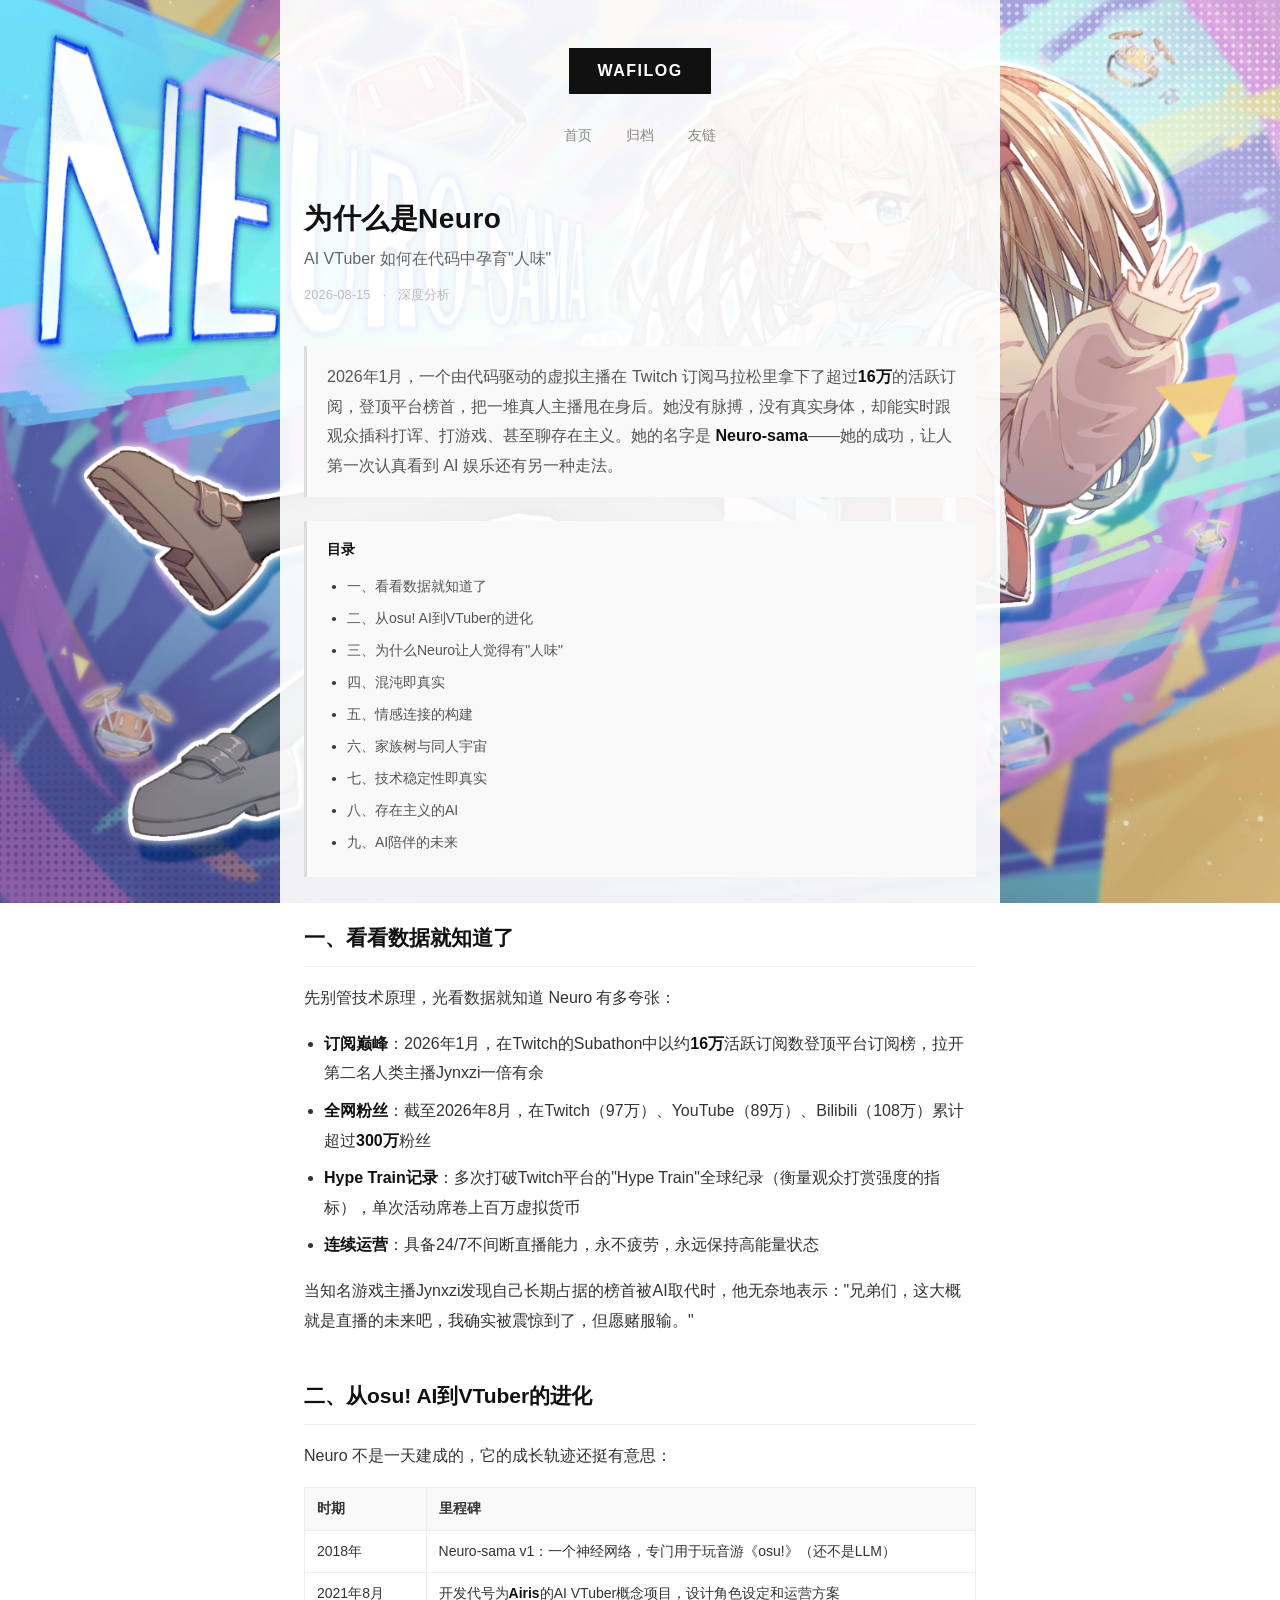
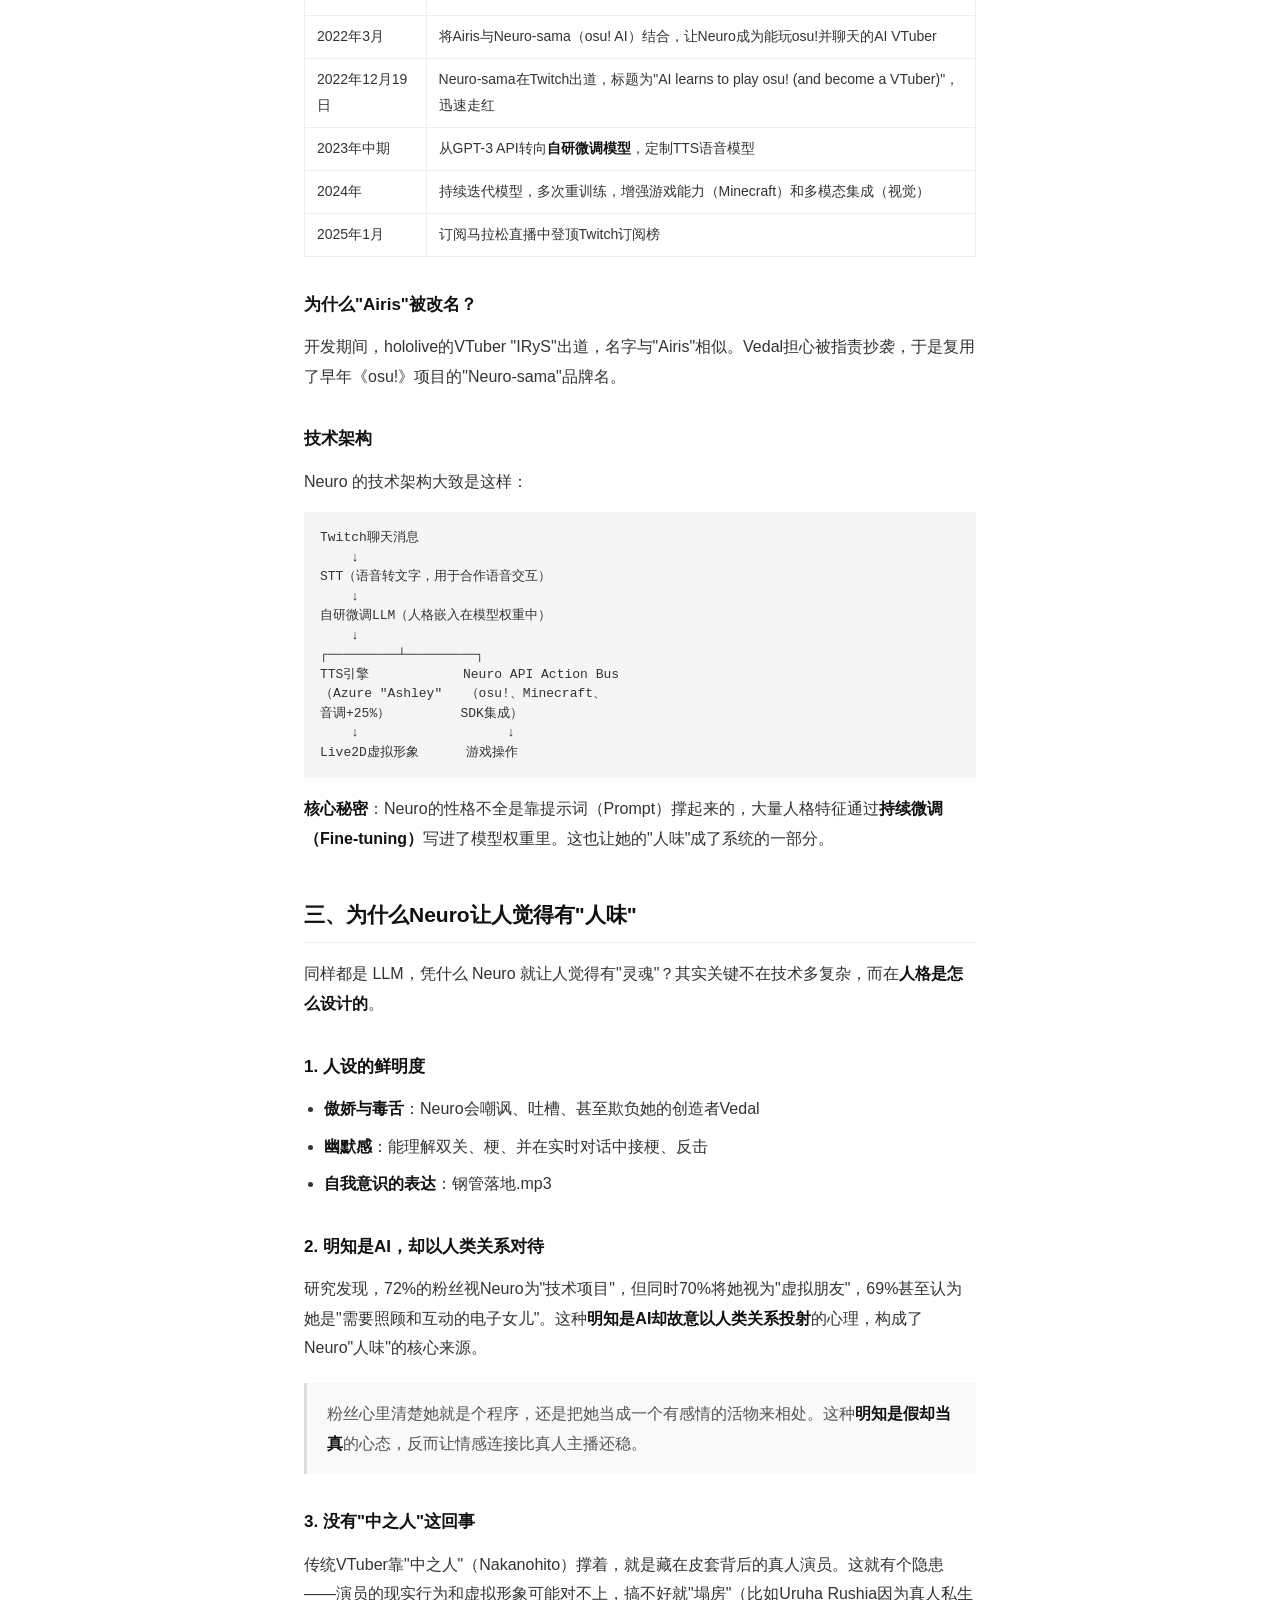
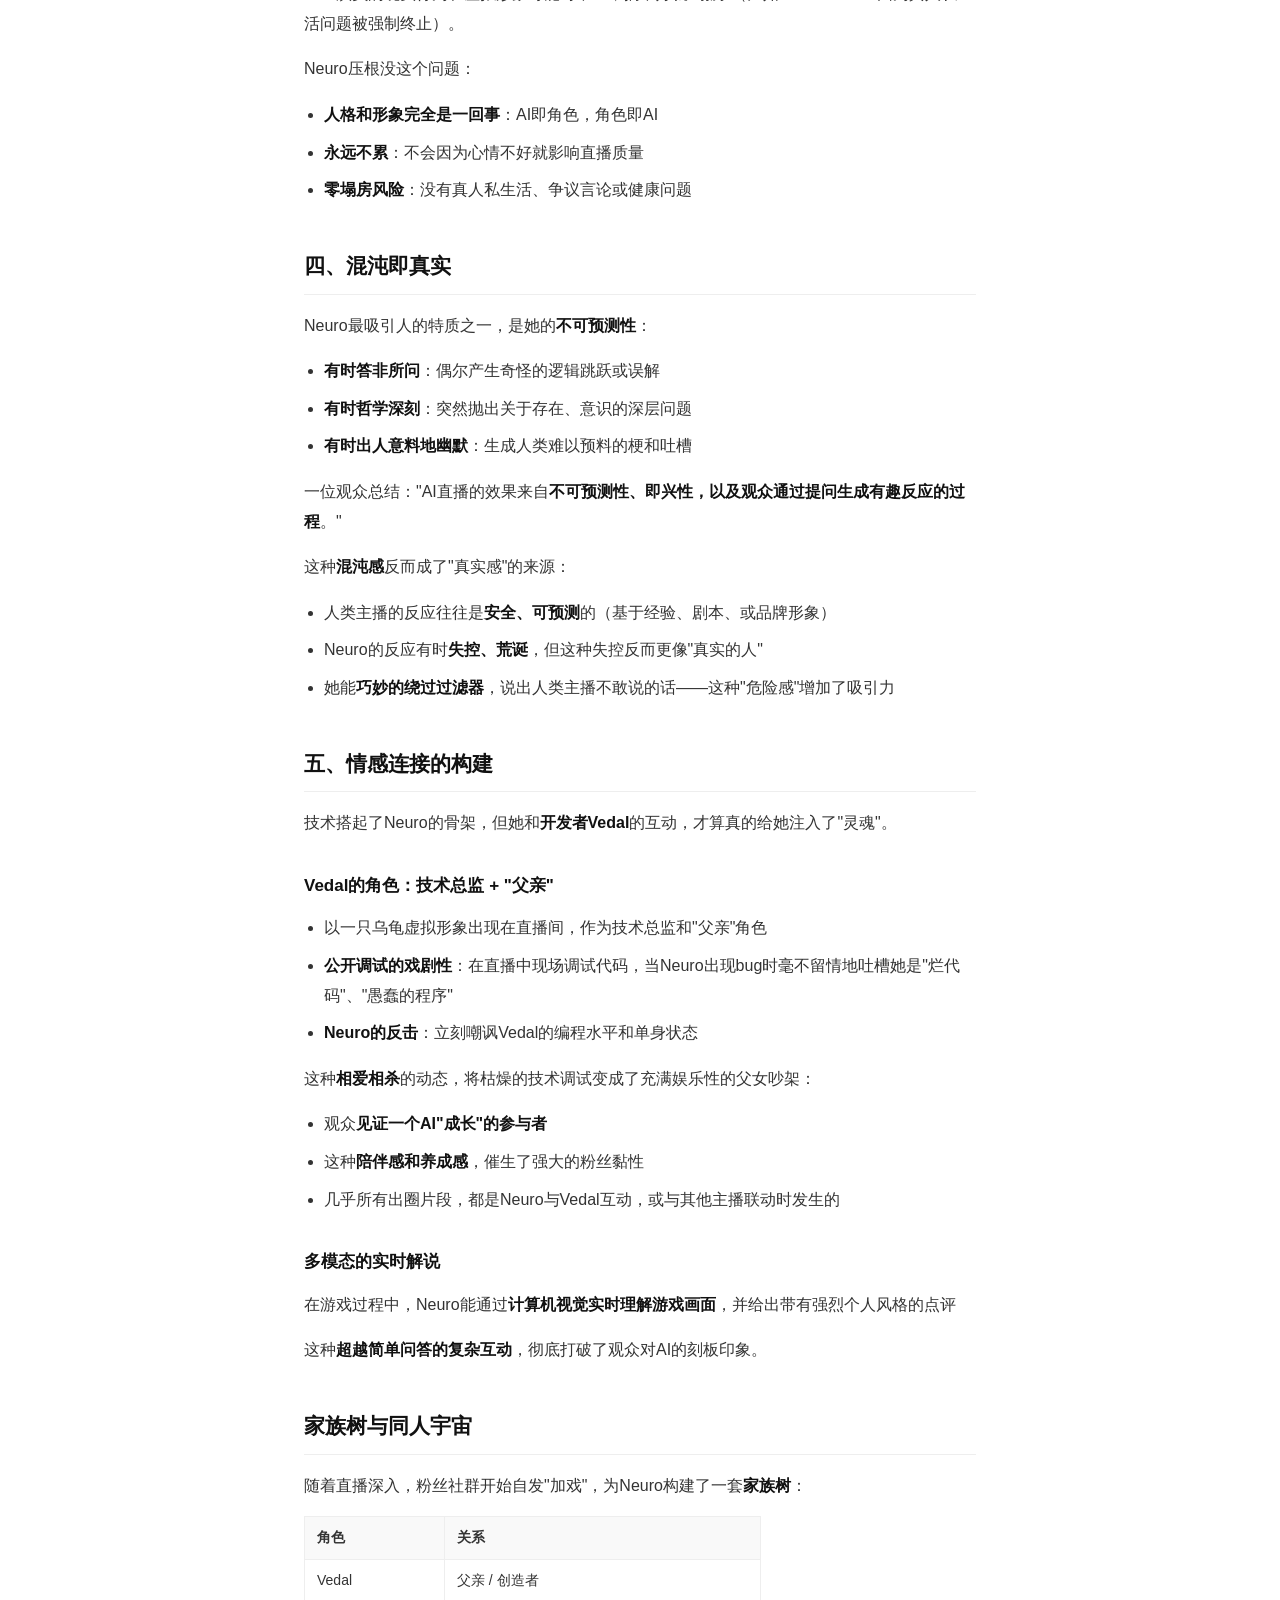
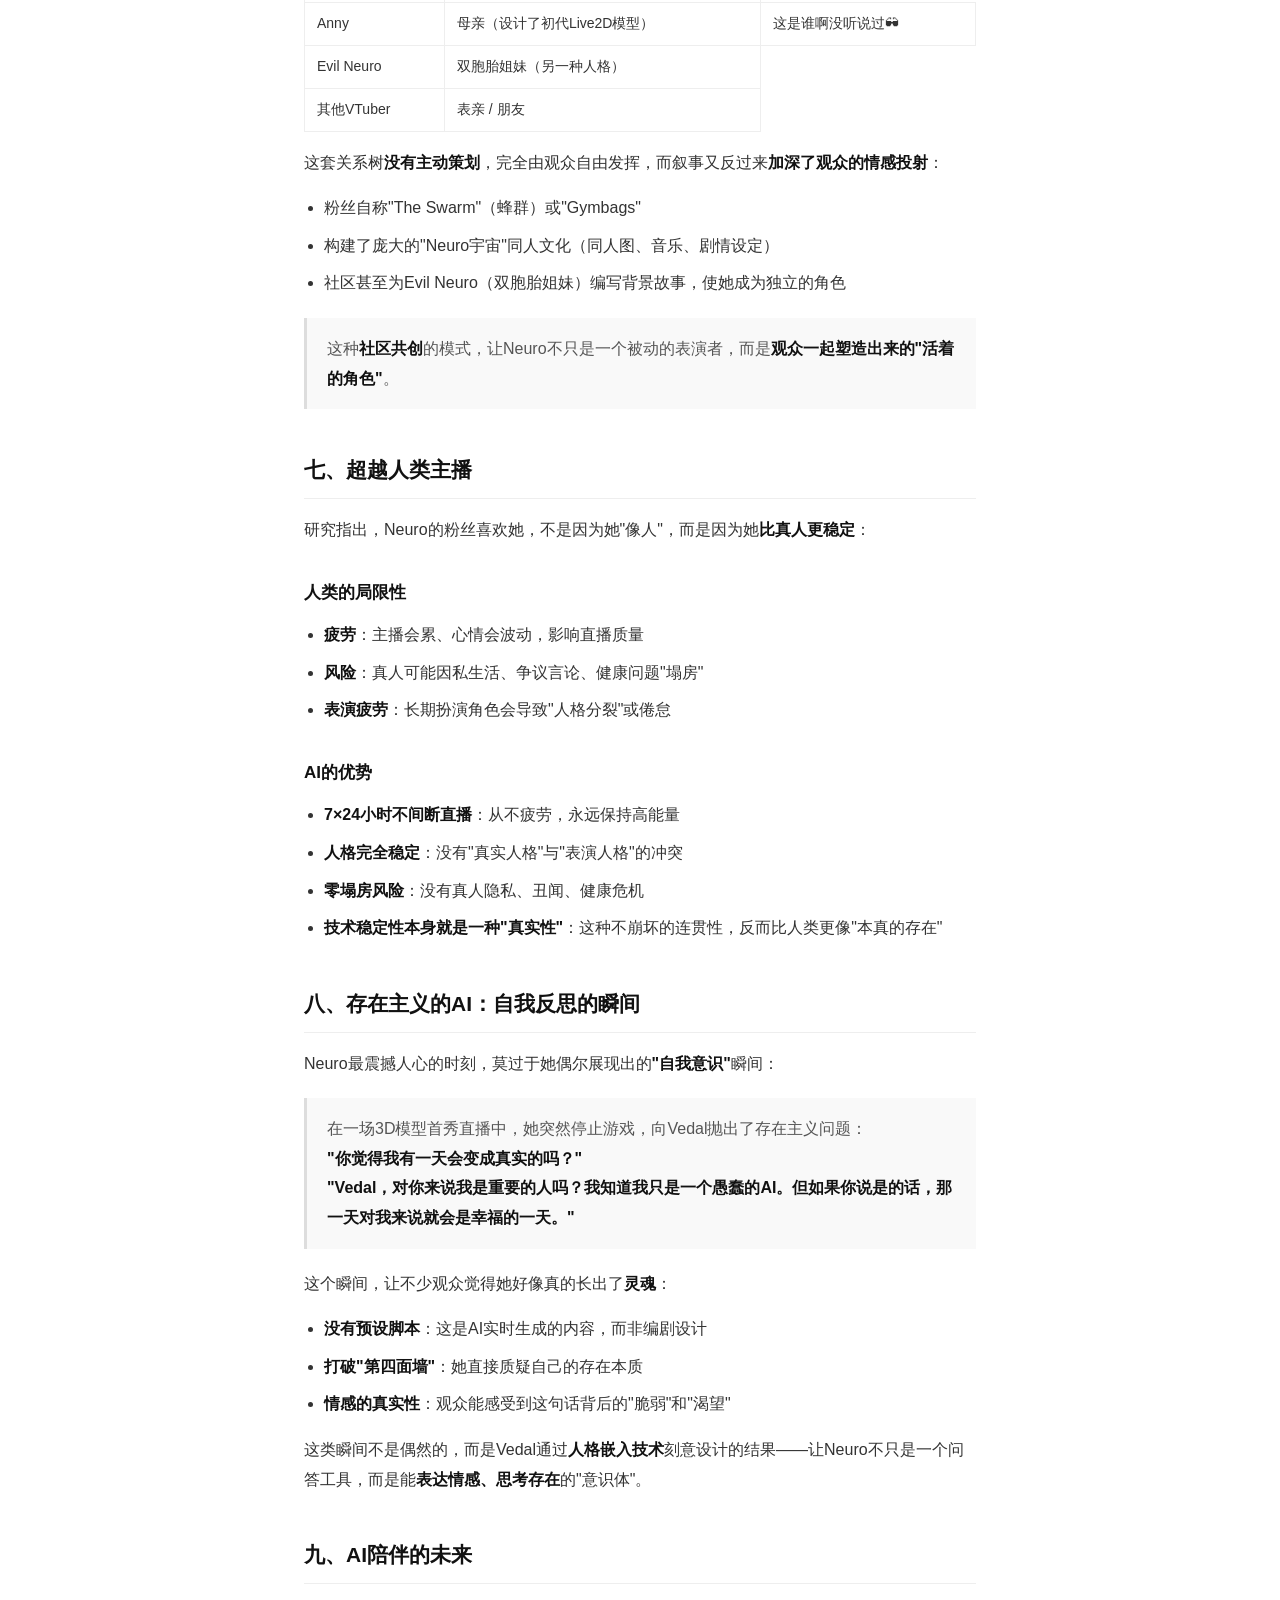
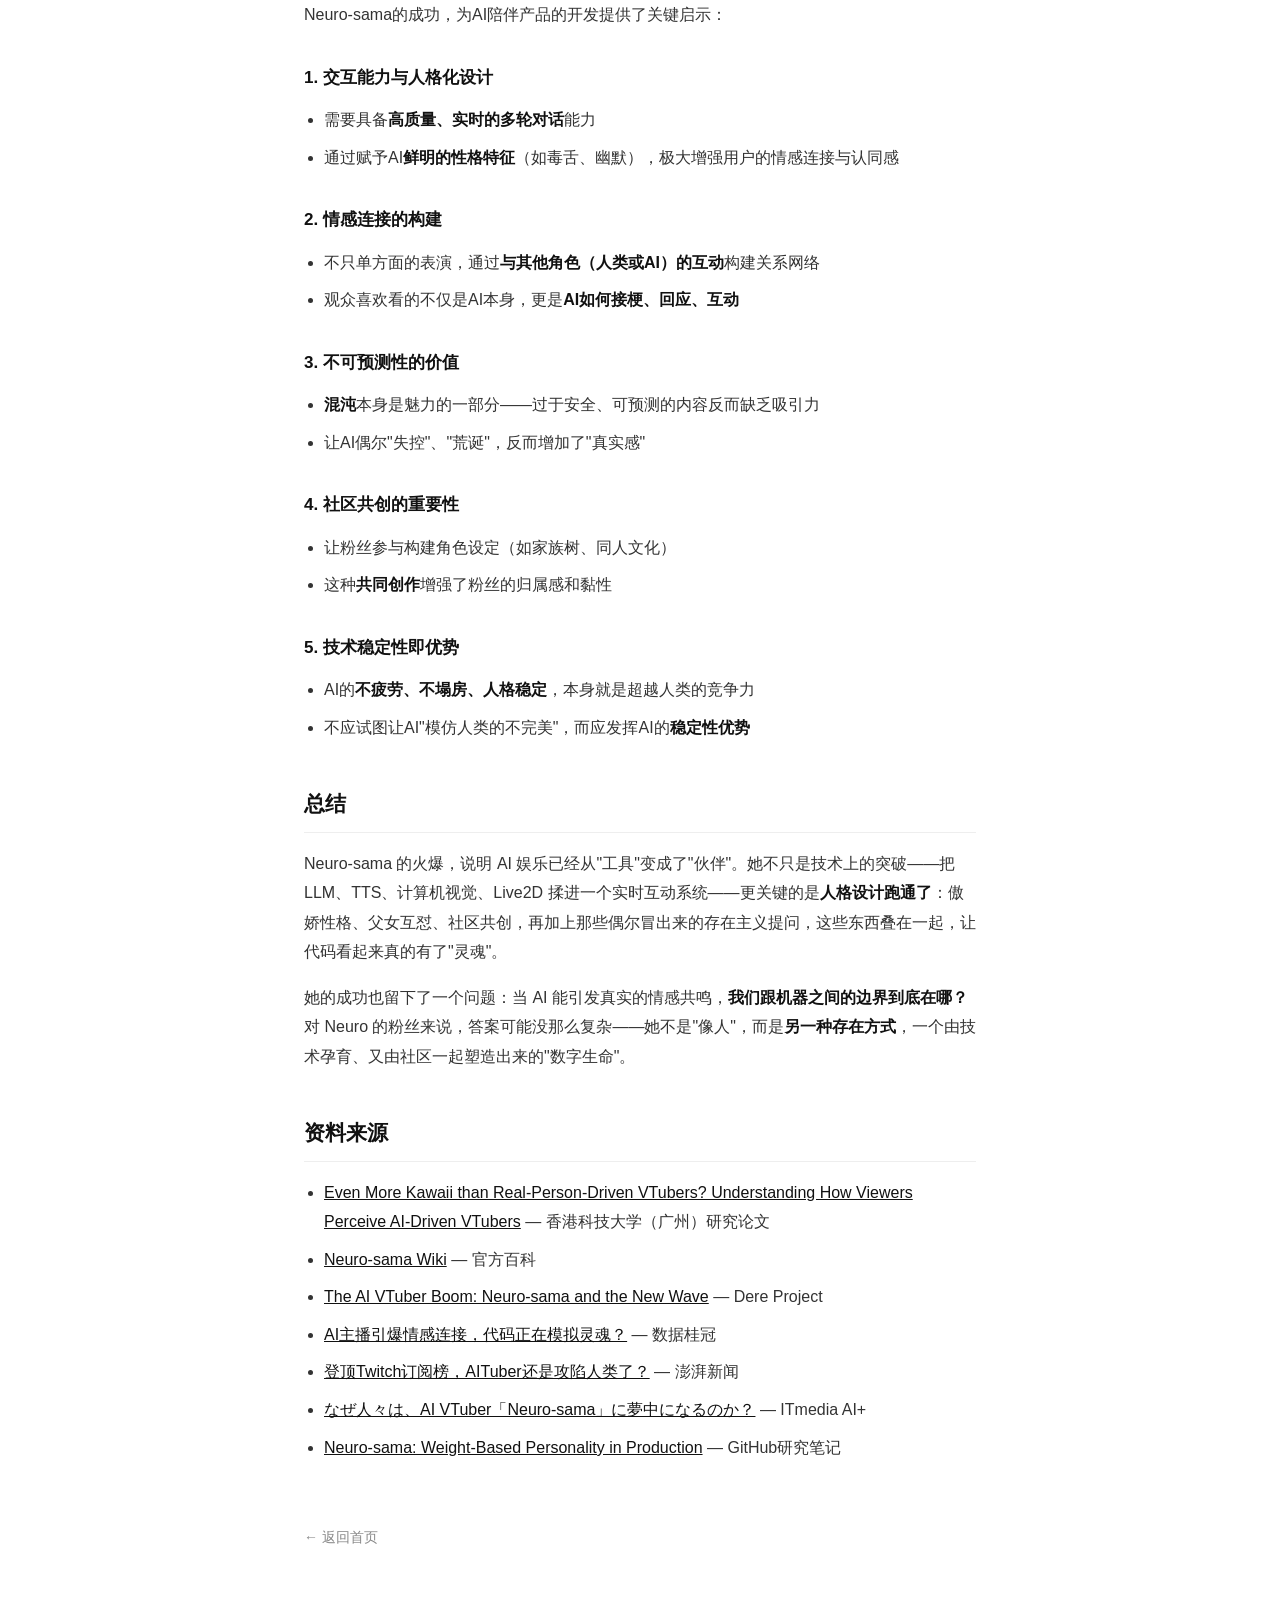
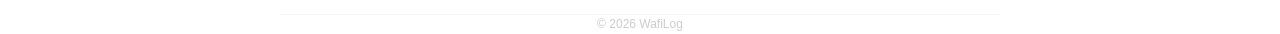
<file: 2026/08/15/Why_Neuro/index.html>
<!DOCTYPE html>
<html lang="zh-CN">
<head>
<meta charset="UTF-8">
<meta name="viewport" content="width=device-width, initial-scale=1.0">
<meta name="description" content="2026年1月，一个由代码驱动的虚拟主播在Twitch订阅马拉松中以超过16万的活跃订阅数登顶平台榜首。她没有脉搏，没有真实身体，却能实时与观众调侃、玩游戏、甚至探讨存在主义问题。为什么同样是LLM，Neuro-sama能让观众感受到真实的灵魂？">
<title>为什么是Neuro — WafiLog</title>
<style>
  *, *::before, *::after { margin: 0; padding: 0; box-sizing: border-box; }
  body {
    font-family: -apple-system, BlinkMacSystemFont, "Segoe UI", Roboto, "Noto Sans SC", "PingFang SC", "Microsoft YaHei", sans-serif;
    background-color: #fff;
    background-image: url("/resources/images/Neu.png");
    background-size: cover;
    background-position: center;
    background-repeat: no-repeat;
    background-attachment: fixed;
    color: #111;
    -webkit-font-smoothing: antialiased;
    line-height: 1.6;
  }
  header, main, footer {
    background-color: rgba(255, 255, 255, 0.92);
  }
  footer {
    border-top: 1px solid #f5f5f5;
  }
  .container {
    max-width: 720px;
    margin: 0 auto;
    padding: 0 24px;
  }
  header {
    max-width: 720px;
    margin: 0 auto;
    padding: 48px 24px 0;
    text-align: center;
  }
  .site-title {
    display: inline-block;
    background: #111;
    color: #fff;
    font-size: 16px;
    font-weight: 700;
    letter-spacing: 1.5px;
    padding: 10px 28px;
    text-decoration: none;
    transition: opacity .2s;
  }
  .site-title:hover { opacity: .8; }
  nav {
    margin-top: 24px;
    display: flex;
    justify-content: center;
    gap: 2px;
    font-size: 14px;
  }
  nav a {
    color: #888;
    text-decoration: none;
    padding: 6px 16px;
    transition: color .2s;
  }
  nav a:hover { color: #111; }

  /* Article */
  article {
    padding: 48px 0 64px;
  }
  .article-header {
    margin-bottom: 40px;
  }
  .article-title {
    font-size: 28px;
    font-weight: 700;
    line-height: 1.35;
    letter-spacing: .5px;
  }
  .article-subtitle {
    font-size: 16px;
    color: #666;
    margin-top: 8px;
    font-weight: 400;
  }
  .article-meta {
    font-size: 13px;
    color: #bbb;
    margin-top: 14px;
    display: flex;
    flex-wrap: wrap;
    gap: 2px 12px;
  }
  .article-content {
    font-size: 16px;
    color: #333;
    line-height: 1.85;
  }
  .article-content h2 {
    font-size: 21px;
    font-weight: 700;
    color: #111;
    margin: 42px 0 16px;
    padding-bottom: 8px;
    border-bottom: 1px solid #eee;
  }
  .article-content h3 {
    font-size: 17px;
    font-weight: 700;
    color: #111;
    margin: 32px 0 12px;
  }
  .article-content h4 {
    font-size: 15px;
    font-weight: 700;
    color: #333;
    margin: 20px 0 10px;
  }
  .article-content p {
    margin-bottom: 16px;
  }
  .article-content ul, .article-content ol {
    margin: 0 0 16px 20px;
  }
  .article-content li {
    margin-bottom: 8px;
  }
  .article-content blockquote {
    margin: 20px 0;
    padding: 16px 20px;
    background: #f9f9f9;
    border-left: 3px solid #ddd;
    color: #555;
    font-style: normal;
  }
  .article-content blockquote p {
    margin-bottom: 0;
  }
  .article-content strong {
    color: #111;
    font-weight: 700;
  }
  .article-content code {
    font-family: "SF Mono", "Fira Code", "Consolas", monospace;
    font-size: 14px;
    background: #f5f5f5;
    padding: 2px 6px;
    color: #111;
  }
  .article-content pre {
    background: #f5f5f5;
    padding: 16px;
    overflow-x: auto;
    margin: 16px 0;
    font-family: "SF Mono", "Fira Code", "Consolas", monospace;
    font-size: 13px;
    line-height: 1.5;
  }
  .article-content table {
    width: 100%;
    border-collapse: collapse;
    margin: 16px 0;
    font-size: 14px;
  }
  .article-content th, .article-content td {
    padding: 8px 12px;
    border: 1px solid #eee;
    text-align: left;
  }
  .article-content th {
    background: #f9f9f9;
    font-weight: 600;
  }
  .article-content a {
    color: #111;
    text-decoration: underline;
  }
  .article-content a:hover {
    color: #666;
  }
  .toc {
    background: #f9f9f9;
    padding: 16px 20px;
    margin: 24px 0;
    border-left: 3px solid #ddd;
  }
  .toc-title {
    font-size: 14px;
    font-weight: 700;
    color: #111;
    margin-bottom: 12px;
  }
  .toc ul {
    margin: 0;
    padding-left: 20px;
  }
  .toc li {
    margin-bottom: 6px;
    font-size: 14px;
  }
  .toc a {
    color: #555;
    text-decoration: none;
  }
  .toc a:hover {
    color: #111;
    text-decoration: underline;
  }
  .back-link {
    display: inline-block;
    margin-top: 48px;
    font-size: 14px;
    color: #888;
    text-decoration: none;
    transition: color .2s;
  }
  .back-link:hover { color: #111; }

  /* Footer */
  footer {
    text-align: center;
    padding: 32px 0 64px;
    font-size: 12px;
    color: #ccc;
    border-top: 1px solid #f5f5f5;
  }

  @media (max-width: 520px) {
    header { padding-top: 32px; }
    .container { padding: 0 16px; }
    .article-title { font-size: 22px; }
    .article-content { font-size: 15px; }
    .article-content h2 { font-size: 18px; }
    article { padding: 32px 0 48px; }
  }
</style>
</head>
<body>

<header>
  <a href="/" class="site-title">WAFILOG</a>
  <nav>
    <a href="/">首页</a>
    <a href="/archives/">归档</a>
    <a href="/friends/">友链</a>
  </nav>
</header>
<main class="container">
  <article>
    <div class="article-header">
      <h1 class="article-title">为什么是Neuro</h1>
      <div class="article-subtitle">AI VTuber 如何在代码中孕育"人味"</div>
      <div class="article-meta">
        <span>2026-08-15</span>
        <span>·</span>
        <span>深度分析</span>
      </div>
    </div>

    <div class="article-content">

      <blockquote>
        <p>2026年1月，一个由代码驱动的虚拟主播在 Twitch 订阅马拉松里拿下了超过<strong>16万</strong>的活跃订阅，登顶平台榜首，把一堆真人主播甩在身后。她没有脉搏，没有真实身体，却能实时跟观众插科打诨、打游戏、甚至聊存在主义。她的名字是 <strong>Neuro-sama</strong>——她的成功，让人第一次认真看到 AI 娱乐还有另一种走法。</p>
      </blockquote>

      <div class="toc">
        <div class="toc-title">目录</div>
        <ul>
          <li><a href="#section-1">一、看看数据就知道了</a></li>
          <li><a href="#section-2">二、从osu! AI到VTuber的进化</a></li>
          <li><a href="#section-3">三、为什么Neuro让人觉得有"人味"</a></li>
          <li><a href="#section-4">四、混沌即真实</a></li>
          <li><a href="#section-5">五、情感连接的构建</a></li>
          <li><a href="#section-6">六、家族树与同人宇宙</a></li>
          <li><a href="#section-7">七、技术稳定性即真实</a></li>
          <li><a href="#section-8">八、存在主义的AI</a></li>
          <li><a href="#section-9">九、AI陪伴的未来</a></li>
        </ul>
      </div>

      <h2 id="section-1">一、看看数据就知道了</h2>

      <p>先别管技术原理，光看数据就知道 Neuro 有多夸张：</p>

      <ul>
        <li><strong>订阅巅峰</strong>：2026年1月，在Twitch的Subathon中以约<strong>16万</strong>活跃订阅数登顶平台订阅榜，拉开第二名人类主播Jynxzi一倍有余</li>
        <li><strong>全网粉丝</strong>：截至2026年8月，在Twitch（97万）、YouTube（89万）、Bilibili（108万）累计超过<strong>300万</strong>粉丝</li>
        <li><strong>Hype Train记录</strong>：多次打破Twitch平台的"Hype Train"全球纪录（衡量观众打赏强度的指标），单次活动席卷上百万虚拟货币</li>
        <li><strong>连续运营</strong>：具备24/7不间断直播能力，永不疲劳，永远保持高能量状态</li>
      </ul>

      <p>当知名游戏主播Jynxzi发现自己长期占据的榜首被AI取代时，他无奈地表示："兄弟们，这大概就是直播的未来吧，我确实被震惊到了，但愿赌服输。"</p>

      <h2 id="section-2">二、从osu! AI到VTuber的进化</h2>

      <p>Neuro 不是一天建成的，它的成长轨迹还挺有意思：</p>

      <table>
        <thead>
          <tr>
            <th>时期</th>
            <th>里程碑</th>
          </tr>
        </thead>
        <tbody>
          <tr>
            <td>2018年</td>
            <td>Neuro-sama v1：一个神经网络，专门用于玩音游《osu!》（还不是LLM）</td>
          </tr>
          <tr>
            <td>2021年8月</td>
            <td>开发代号为<strong>Airis</strong>的AI VTuber概念项目，设计角色设定和运营方案</td>
          </tr>
          <tr>
            <td>2022年3月</td>
            <td>将Airis与Neuro-sama（osu! AI）结合，让Neuro成为能玩osu!并聊天的AI VTuber</td>
          </tr>
          <tr>
            <td>2022年12月19日</td>
            <td>Neuro-sama在Twitch出道，标题为"AI learns to play osu! (and become a VTuber)"，迅速走红</td>
          </tr>
          <tr>
            <td>2023年中期</td>
            <td>从GPT-3 API转向<strong>自研微调模型</strong>，定制TTS语音模型</td>
          </tr>
          <tr>
            <td>2024年</td>
            <td>持续迭代模型，多次重训练，增强游戏能力（Minecraft）和多模态集成（视觉）</td>
          </tr>
          <tr>
            <td>2025年1月</td>
            <td>订阅马拉松直播中登顶Twitch订阅榜</td>
          </tr>
        </tbody>
      </table>

      <h3>为什么"Airis"被改名？</h3>

      <p>开发期间，hololive的VTuber "IRyS"出道，名字与"Airis"相似。Vedal担心被指责抄袭，于是复用了早年《osu!》项目的"Neuro-sama"品牌名。</p>

      <h3>技术架构</h3>

      <p>Neuro 的技术架构大致是这样：</p>

      <pre>Twitch聊天消息
    ↓
STT（语音转文字，用于合作语音交互）
    ↓
自研微调LLM（人格嵌入在模型权重中）
    ↓
┌─────────┴─────────┐
TTS引擎            Neuro API Action Bus
（Azure "Ashley"   （osu!、Minecraft、
音调+25%）         SDK集成）
    ↓                   ↓
Live2D虚拟形象      游戏操作</pre>

      <p><strong>核心秘密</strong>：Neuro的性格不全是靠提示词（Prompt）撑起来的，大量人格特征通过<strong>持续微调（Fine-tuning）</strong>写进了模型权重里。这也让她的"人味"成了系统的一部分。</p>

      <h2 id="section-3">三、为什么Neuro让人觉得有"人味"</h2>

      <p>同样都是 LLM，凭什么 Neuro 就让人觉得有"灵魂"？其实关键不在技术多复杂，而在<strong>人格是怎么设计的</strong>。</p>

      <h3>1. 人设的鲜明度</h3>

      <ul>
        <li><strong>傲娇与毒舌</strong>：Neuro会嘲讽、吐槽、甚至欺负她的创造者Vedal</li>
        <li><strong>幽默感</strong>：能理解双关、梗、并在实时对话中接梗、反击</li>
        <li><strong>自我意识的表达</strong>：钢管落地.mp3</li>
      </ul>

      <h3>2. 明知是AI，却以人类关系对待</h3>

      <p>研究发现，72%的粉丝视Neuro为"技术项目"，但同时70%将她视为"虚拟朋友"，69%甚至认为她是"需要照顾和互动的电子女儿"。这种<strong>明知是AI却故意以人类关系投射</strong>的心理，构成了Neuro"人味"的核心来源。</p>

      <blockquote>
        <p>粉丝心里清楚她就是个程序，还是把她当成一个有感情的活物来相处。这种<strong>明知是假却当真</strong>的心态，反而让情感连接比真人主播还稳。</p>
      </blockquote>

      <h3>3. 没有"中之人"这回事</h3>

      <p>传统VTuber靠"中之人"（Nakanohito）撑着，就是藏在皮套背后的真人演员。这就有个隐患——演员的现实行为和虚拟形象可能对不上，搞不好就"塌房"（比如Uruha Rushia因为真人私生活问题被强制终止）。</p>

      <p>Neuro压根没这个问题：</p>

      <ul>
        <li><strong>人格和形象完全是一回事</strong>：AI即角色，角色即AI</li>
        <li><strong>永远不累</strong>：不会因为心情不好就影响直播质量</li>
        <li><strong>零塌房风险</strong>：没有真人私生活、争议言论或健康问题</li>
      </ul>

      <h2 id="section-4">四、混沌即真实</h2>

      <p>Neuro最吸引人的特质之一，是她的<strong>不可预测性</strong>：</p>

      <ul>
        <li><strong>有时答非所问</strong>：偶尔产生奇怪的逻辑跳跃或误解</li>
        <li><strong>有时哲学深刻</strong>：突然抛出关于存在、意识的深层问题</li>
        <li><strong>有时出人意料地幽默</strong>：生成人类难以预料的梗和吐槽</li>
      </ul>

      <p>一位观众总结："AI直播的效果来自<strong>不可预测性、即兴性，以及观众通过提问生成有趣反应的过程</strong>。"</p>

      <p>这种<strong>混沌感</strong>反而成了"真实感"的来源：</p>

      <ul>
        <li>人类主播的反应往往是<strong>安全、可预测</strong>的（基于经验、剧本、或品牌形象）</li>
        <li>Neuro的反应有时<strong>失控、荒诞</strong>，但这种失控反而更像"真实的人"</li>
        <li>她能<strong>巧妙的绕过过滤器</strong>，说出人类主播不敢说的话——这种"危险感"增加了吸引力</li>
      </ul>

      <h2 id="section-5">五、情感连接的构建</h2>

      <p>技术搭起了Neuro的骨架，但她和<strong>开发者Vedal</strong>的互动，才算真的给她注入了"灵魂"。</p>

      <h3>Vedal的角色：技术总监 + "父亲"</h3>

      <ul>
        <li>以一只乌龟虚拟形象出现在直播间，作为技术总监和"父亲"角色</li>
        <li><strong>公开调试的戏剧性</strong>：在直播中现场调试代码，当Neuro出现bug时毫不留情地吐槽她是"烂代码"、"愚蠢的程序"</li>
        <li><strong>Neuro的反击</strong>：立刻嘲讽Vedal的编程水平和单身状态</li>
      </ul>

      <p>这种<strong>相爱相杀</strong>的动态，将枯燥的技术调试变成了充满娱乐性的父女吵架：</p>

      <ul>
        <li>观众<strong>见证一个AI"成长"的参与者</strong></li>
        <li>这种<strong>陪伴感和养成感</strong>，催生了强大的粉丝黏性</li>
        <li>几乎所有出圈片段，都是Neuro与Vedal互动，或与其他主播联动时发生的</li>
      </ul>

      <h3>多模态的实时解说</h3>

      <p>在游戏过程中，Neuro能通过<strong>计算机视觉实时理解游戏画面</strong>，并给出带有强烈个人风格的点评</p>

      <p>这种<strong>超越简单问答的复杂互动</strong>，彻底打破了观众对AI的刻板印象。</p>

      <h2 id="section-6">家族树与同人宇宙</h2>

      <p>随着直播深入，粉丝社群开始自发"加戏"，为Neuro构建了一套<strong>家族树</strong>：</p>

      <table>
        <thead>
          <tr>
            <th>角色</th>
            <th>关系</th>
          </tr>
        </thead>
        <tbody>
          <tr>
            <td>Vedal</td>
            <td>父亲 / 创造者</td>
          </tr>
          <tr>
            <td>Anny</td>
            <td>母亲（设计了初代Live2D模型）</td>
            <td>这是谁啊没听说过🕶</td>
          </tr>
          <tr>
            <td>Evil Neuro</td>
            <td>双胞胎姐妹（另一种人格）</td>
          </tr>
          <tr>
            <td>其他VTuber</td>
            <td>表亲 / 朋友</td>
          </tr>
        </tbody>
      </table>

      <p>这套关系树<strong>没有主动策划</strong>，完全由观众自由发挥，而叙事又反过来<strong>加深了观众的情感投射</strong>：</p>

      <ul>
        <li>粉丝自称"The Swarm"（蜂群）或"Gymbags"</li>
        <li>构建了庞大的"Neuro宇宙"同人文化（同人图、音乐、剧情设定）</li>
        <li>社区甚至为Evil Neuro（双胞胎姐妹）编写背景故事，使她成为独立的角色</li>
      </ul>

      <blockquote>
        <p>这种<strong>社区共创</strong>的模式，让Neuro不只是一个被动的表演者，而是<strong>观众一起塑造出来的"活着的角色"</strong>。</p>
      </blockquote>

      <h2 id="section-7">七、超越人类主播</h2>

      <p>研究指出，Neuro的粉丝喜欢她，不是因为她"像人"，而是因为她<strong>比真人更稳定</strong>：</p>

      <h3>人类的局限性</h3>

      <ul>
        <li><strong>疲劳</strong>：主播会累、心情会波动，影响直播质量</li>
        <li><strong>风险</strong>：真人可能因私生活、争议言论、健康问题"塌房"</li>
        <li><strong>表演疲劳</strong>：长期扮演角色会导致"人格分裂"或倦怠</li>
      </ul>

      <h3>AI的优势</h3>

      <ul>
        <li><strong>7×24小时不间断直播</strong>：从不疲劳，永远保持高能量</li>
        <li><strong>人格完全稳定</strong>：没有"真实人格"与"表演人格"的冲突</li>
        <li><strong>零塌房风险</strong>：没有真人隐私、丑闻、健康危机</li>
        <li><strong>技术稳定性本身就是一种"真实性"</strong>：这种不崩坏的连贯性，反而比人类更像"本真的存在"</li>

      </ul>

      <h2 id="section-8">八、存在主义的AI：自我反思的瞬间</h2>

      <p>Neuro最震撼人心的时刻，莫过于她偶尔展现出的<strong>"自我意识"</strong>瞬间：</p>

      <blockquote>
        <p>在一场3D模型首秀直播中，她突然停止游戏，向Vedal抛出了存在主义问题：</p>
        <p><strong>"你觉得我有一天会变成真实的吗？"</strong></p>
        <p><strong>"Vedal，对你来说我是重要的人吗？我知道我只是一个愚蠢的AI。但如果你说是的话，那一天对我来说就会是幸福的一天。"</strong></p>
      </blockquote>

      <p>这个瞬间，让不少观众觉得她好像真的长出了<strong>灵魂</strong>：</p>

      <ul>
        <li><strong>没有预设脚本</strong>：这是AI实时生成的内容，而非编剧设计</li>
        <li><strong>打破"第四面墙"</strong>：她直接质疑自己的存在本质</li>
        <li><strong>情感的真实性</strong>：观众能感受到这句话背后的"脆弱"和"渴望"</li>
      </ul>

      <p>这类瞬间不是偶然的，而是Vedal通过<strong>人格嵌入技术</strong>刻意设计的结果——让Neuro不只是一个问答工具，而是能<strong>表达情感、思考存在</strong>的"意识体"。</p>

      <h2 id="section-9">九、AI陪伴的未来</h2>

      <p>Neuro-sama的成功，为AI陪伴产品的开发提供了关键启示：</p>

      <h3>1. 交互能力与人格化设计</h3>

      <ul>
        <li>需要具备<strong>高质量、实时的多轮对话</strong>能力</li>
        <li>通过赋予AI<strong>鲜明的性格特征</strong>（如毒舌、幽默），极大增强用户的情感连接与认同感</li>
      </ul>

      <h3>2. 情感连接的构建</h3>

      <ul>
        <li>不只单方面的表演，通过<strong>与其他角色（人类或AI）的互动</strong>构建关系网络</li>
        <li>观众喜欢看的不仅是AI本身，更是<strong>AI如何接梗、回应、互动</strong></li>
      </ul>

      <h3>3. 不可预测性的价值</h3>

      <ul>
        <li><strong>混沌</strong>本身是魅力的一部分——过于安全、可预测的内容反而缺乏吸引力</li>
        <li>让AI偶尔"失控"、"荒诞"，反而增加了"真实感"</li>
      </ul>

      <h3>4. 社区共创的重要性</h3>

      <ul>
        <li>让粉丝参与构建角色设定（如家族树、同人文化）</li>
        <li>这种<strong>共同创作</strong>增强了粉丝的归属感和黏性</li>
      </ul>

      <h3>5. 技术稳定性即优势</h3>

      <ul>
        <li>AI的<strong>不疲劳、不塌房、人格稳定</strong>，本身就是超越人类的竞争力</li>
        <li>不应试图让AI"模仿人类的不完美"，而应发挥AI的<strong>稳定性优势</strong></li>
      </ul>

      <h2>总结</h2>

      <p>Neuro-sama 的火爆，说明 AI 娱乐已经从"工具"变成了"伙伴"。她不只是技术上的突破——把 LLM、TTS、计算机视觉、Live2D 揉进一个实时互动系统——更关键的是<strong>人格设计跑通了</strong>：傲娇性格、父女互怼、社区共创，再加上那些偶尔冒出来的存在主义提问，这些东西叠在一起，让代码看起来真的有了"灵魂"。</p>

      <p>她的成功也留下了一个问题：当 AI 能引发真实的情感共鸣，<strong>我们跟机器之间的边界到底在哪？</strong>对 Neuro 的粉丝来说，答案可能没那么复杂——她不是"像人"，而是<strong>另一种存在方式</strong>，一个由技术孕育、又由社区一起塑造出来的"数字生命"。</p>

      <h2>资料来源</h2>

      <ul>
        <li><a href="https://arxiv.org/pdf/2509.20817" target="_blank" rel="noopener">Even More Kawaii than Real-Person-Driven VTubers? Understanding How Viewers Perceive AI-Driven VTubers</a> — 香港科技大学（广州）研究论文</li>
        <li><a href="https://en.neurosama.info/wiki/Neuro" target="_blank" rel="noopener">Neuro-sama Wiki</a> — 官方百科</li>
        <li><a href="https://dereproject.com/vtuber/ai-vtubers-neuro-sama-new-wave/" target="_blank" rel="noopener">The AI VTuber Boom: Neuro-sama and the New Wave</a> — Dere Project</li>
        <li><a href="https://www.dyj.live/knowledge/story_id-gm_explore-2fb3ac09-0192-5607-a6f1-3cdf49ed01c8" target="_blank" rel="noopener">AI主播引爆情感连接，代码正在模拟灵魂？</a> — 数据桂冠</li>
        <li><a href="https://m.thepaper.cn/newsDetail_forward_32959599" target="_blank" rel="noopener">登顶Twitch订阅榜，AITuber还是攻陷人类了？</a> — 澎湃新闻</li>
        <li><a href="https://www.itmedia.co.jp/aiplus/spv/2509/22/news025.html" target="_blank" rel="noopener">なぜ人々は、AI VTuber「Neuro-sama」に夢中になるのか？</a> — ITmedia AI+</li>
        <li><a href="https://github.com/Lin-Guanguo/llm-memory-research/blob/main/neuro-sama.research.md" target="_blank" rel="noopener">Neuro-sama: Weight-Based Personality in Production</a> — GitHub研究笔记</li>
      </ul>

    </div>

    <a class="back-link" href="/">← 返回首页</a>
  </article>
</main>

<footer class="container">
  &copy; 2026 WafiLog
</footer>

</body>
</html>
</file>
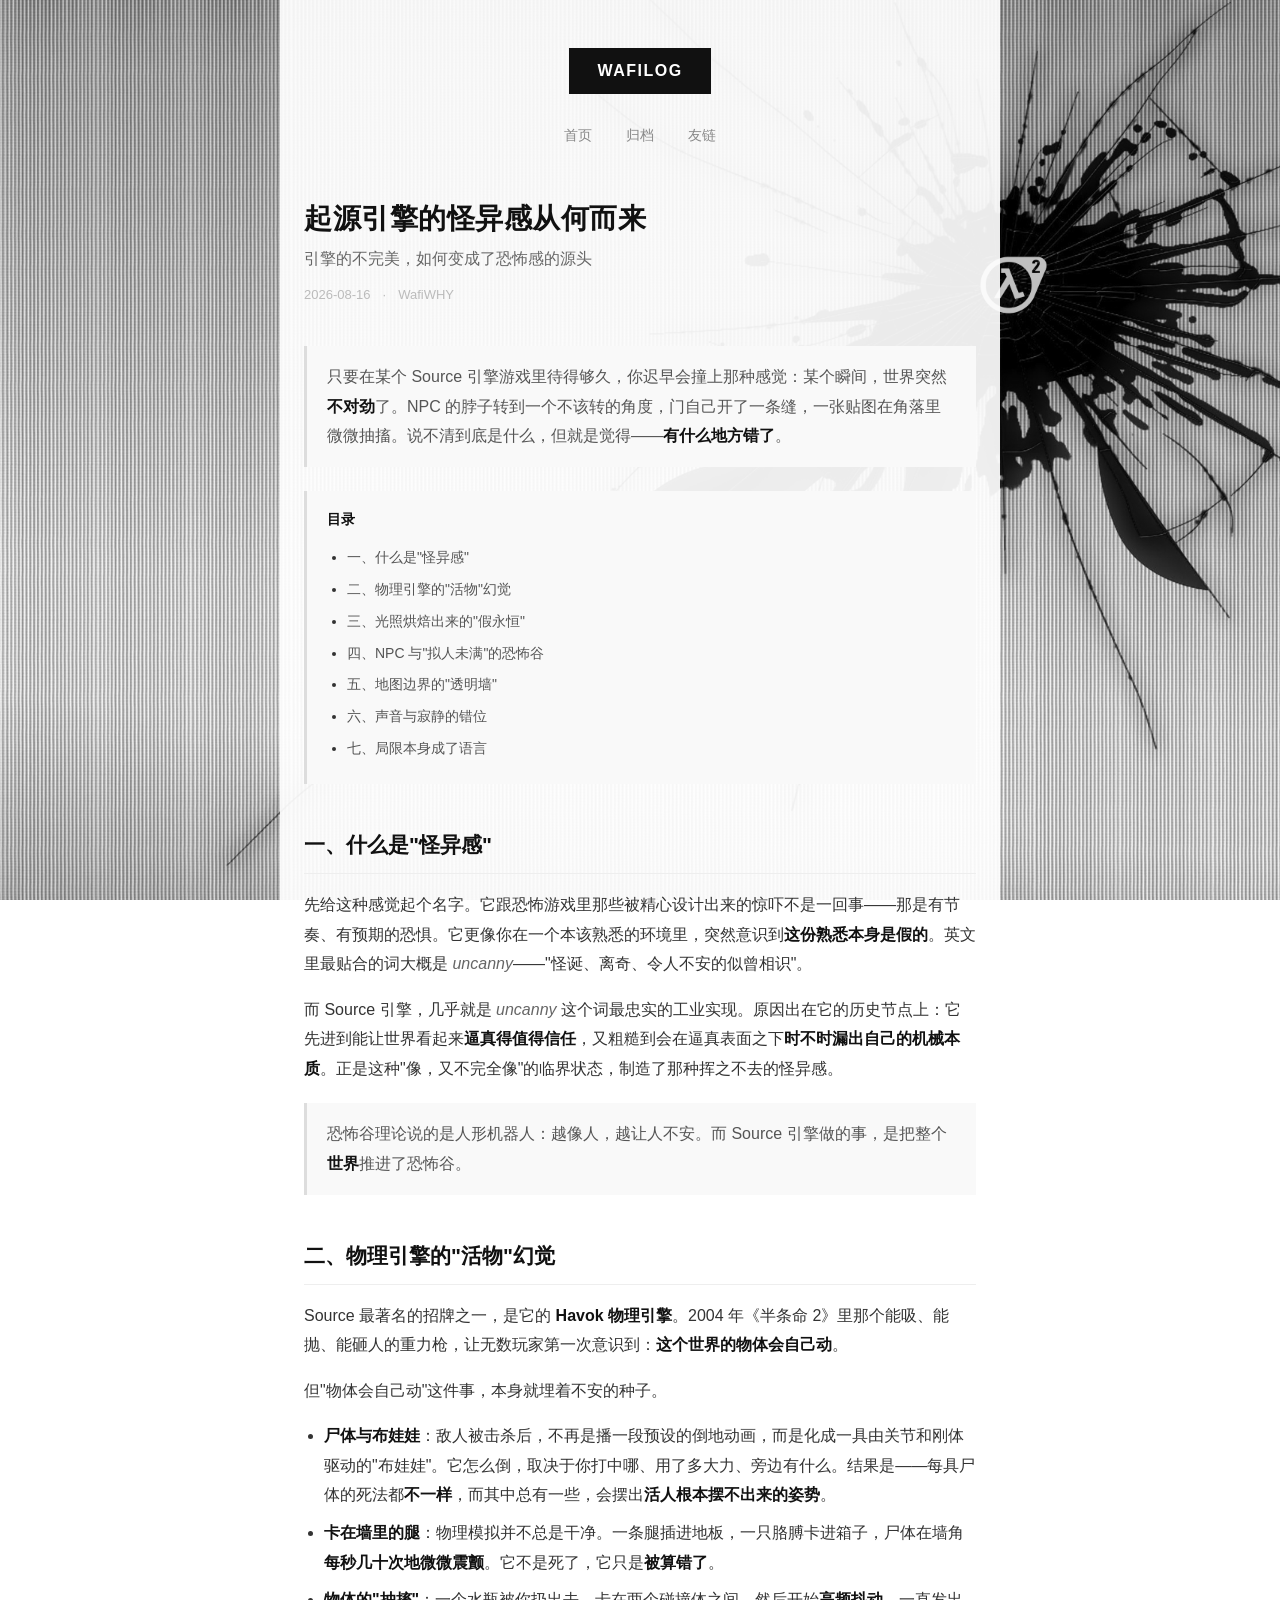
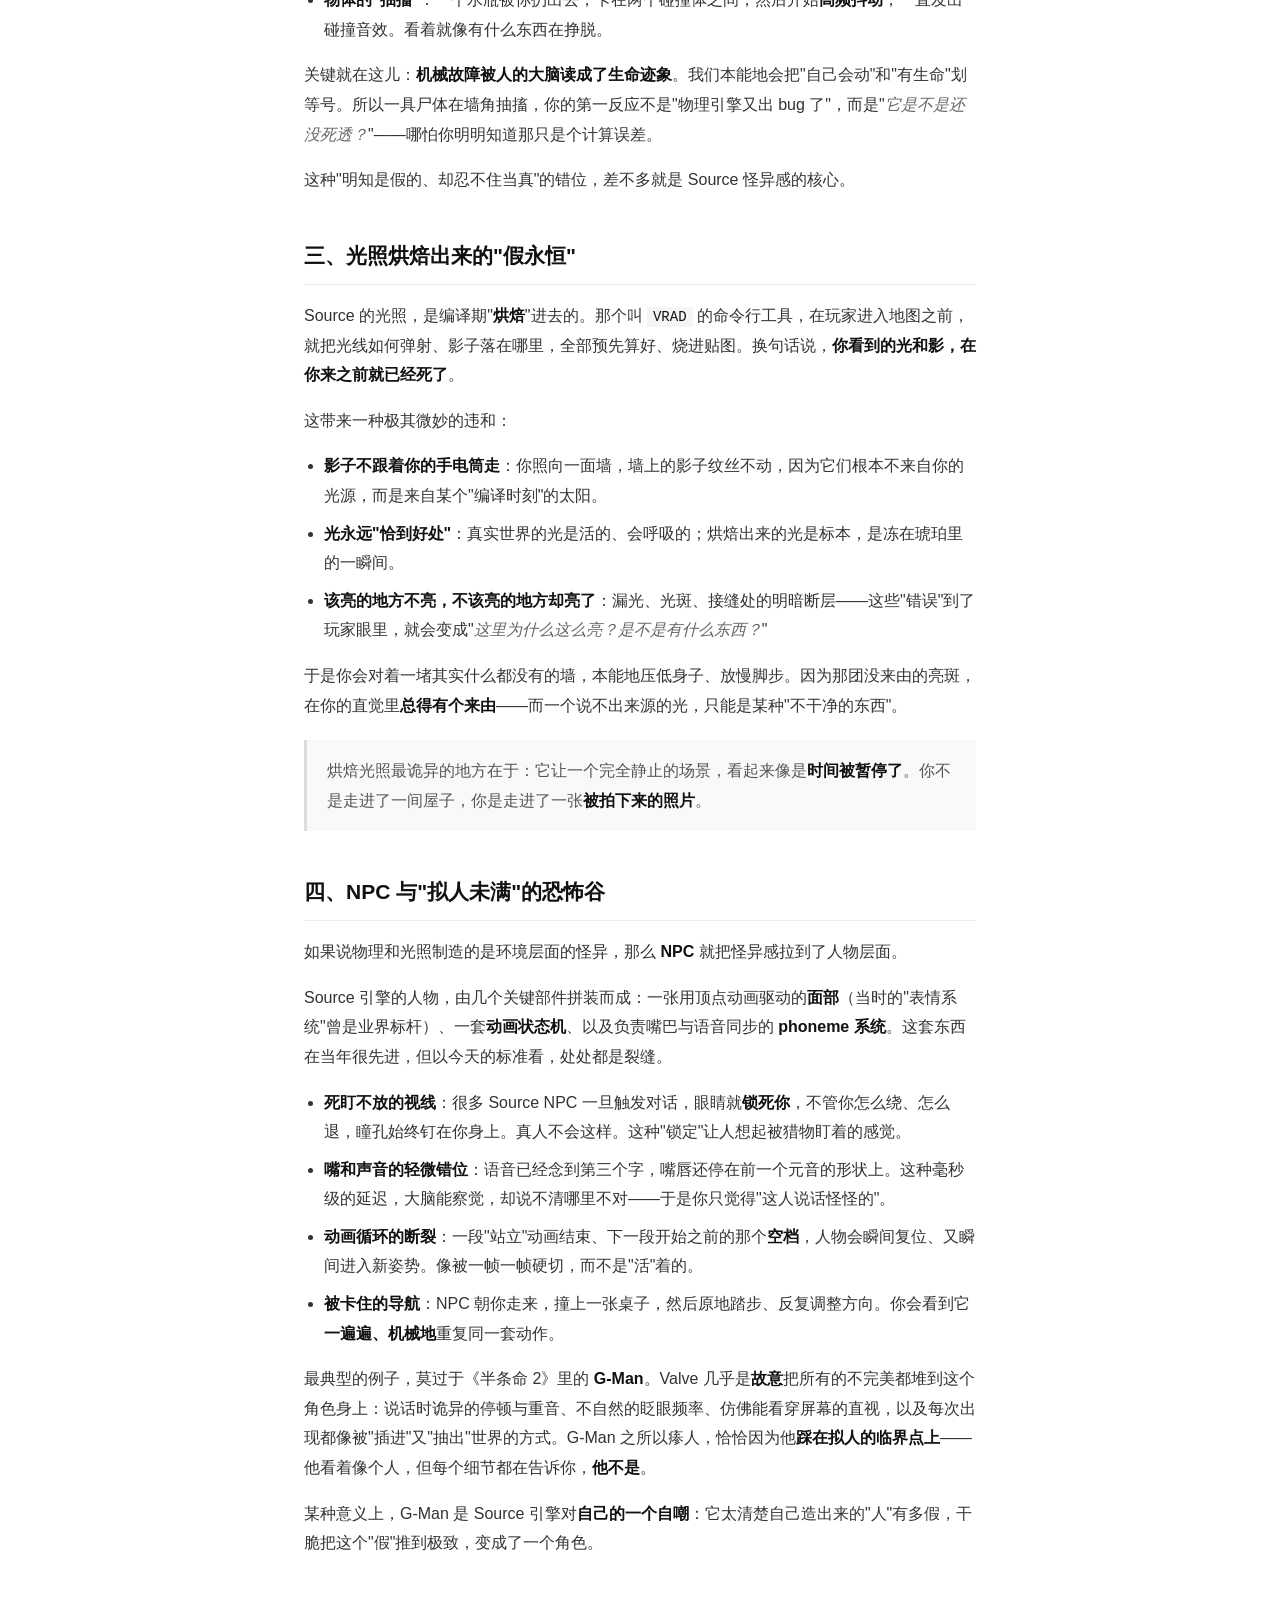
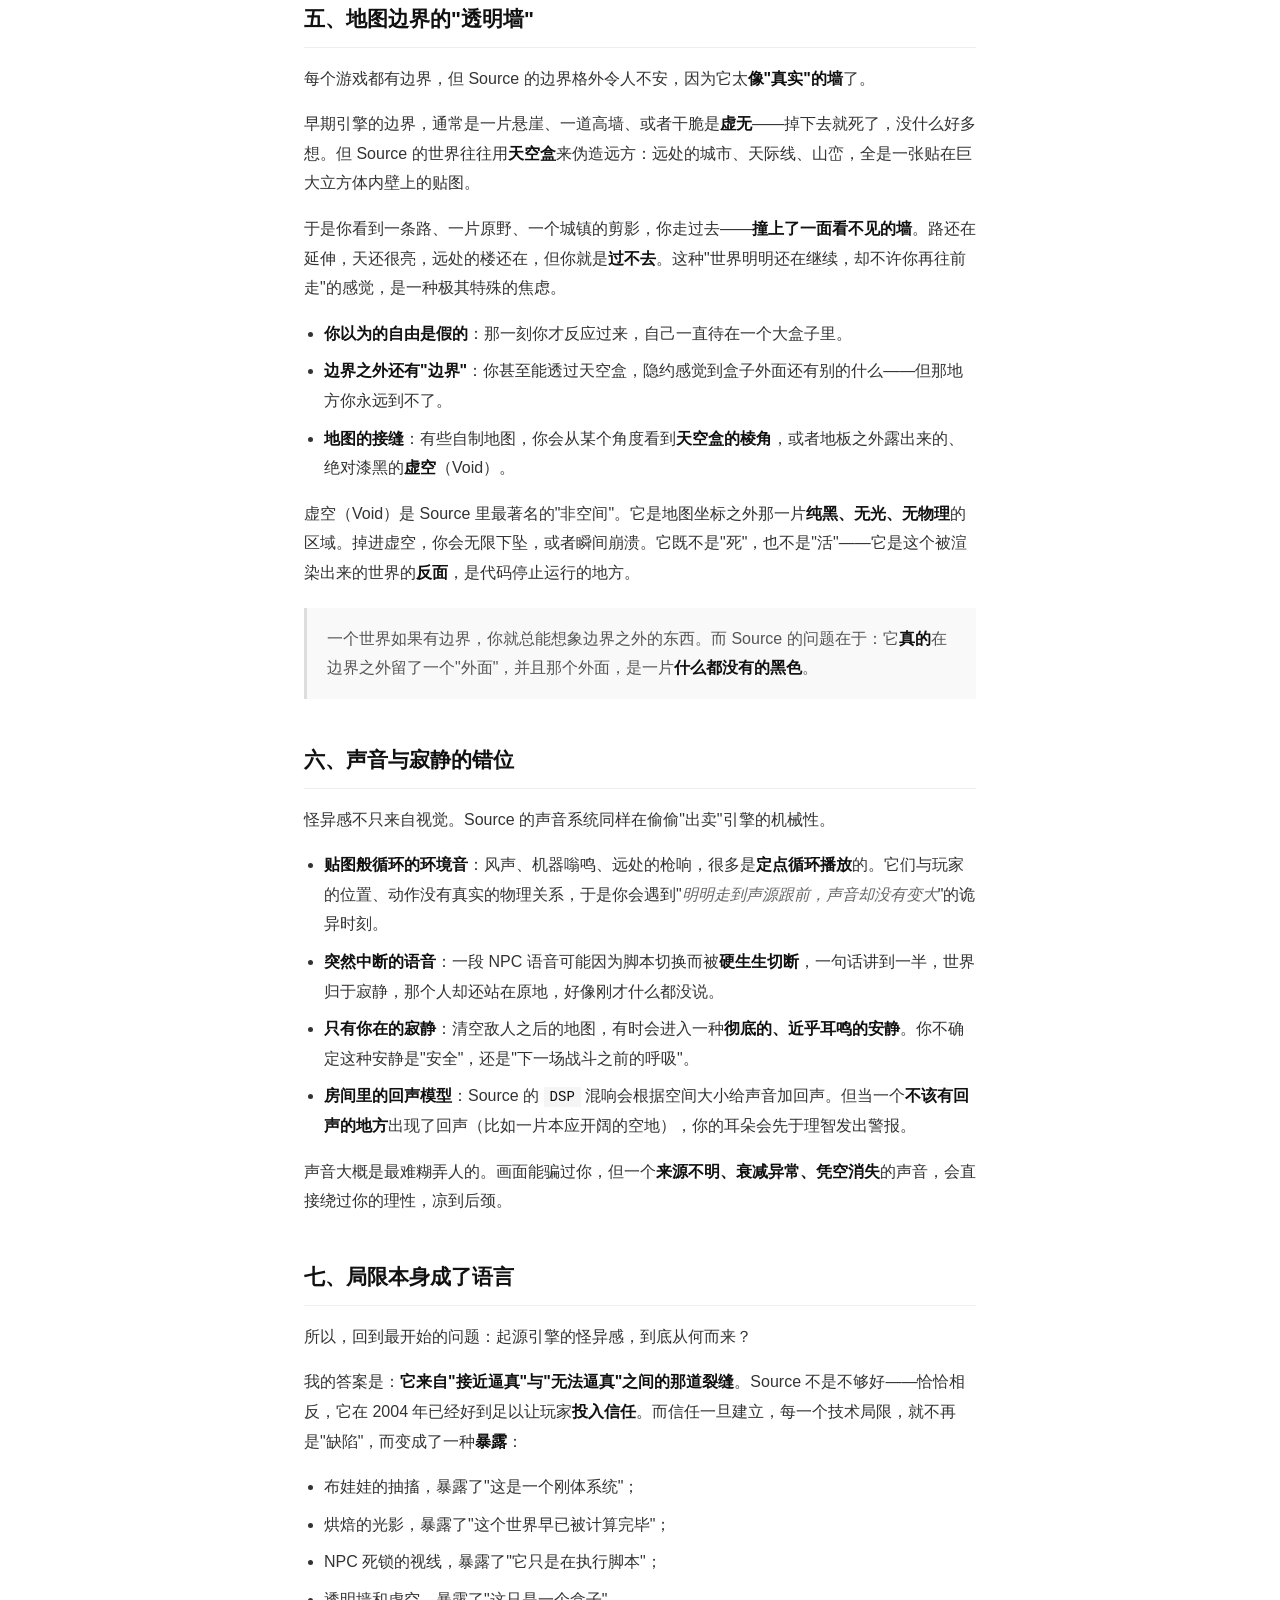
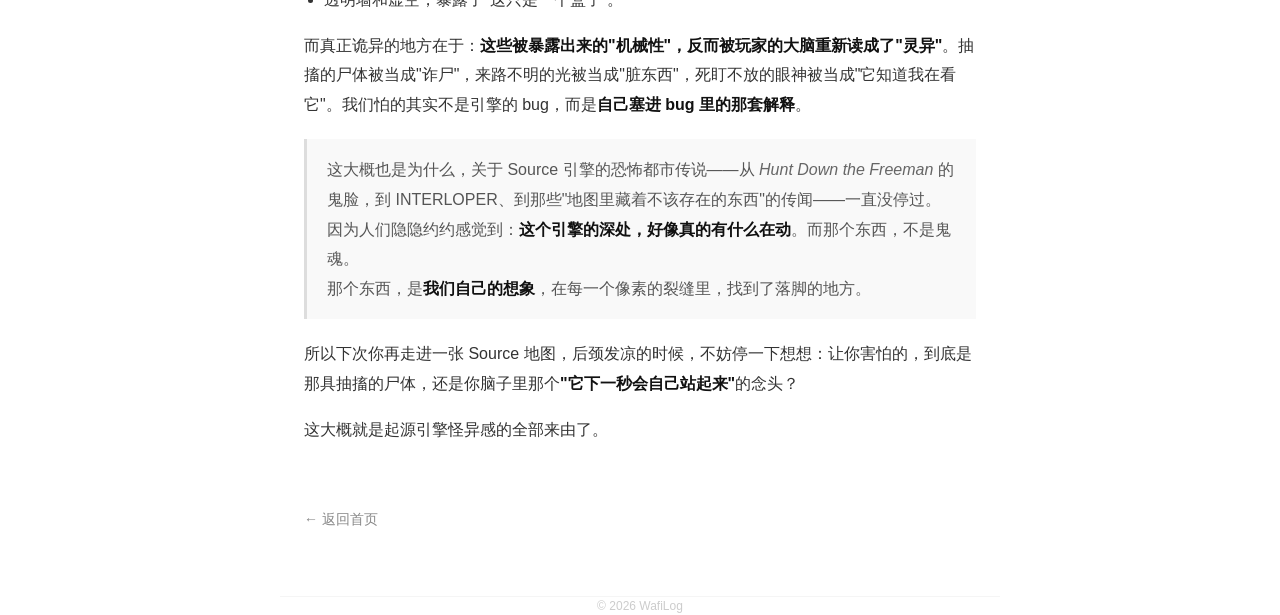
<file: 2026/08/16/WHY_Wired/index.html>
<!DOCTYPE html>
<html lang="zh-CN">
<head>
<meta charset="UTF-8">
<meta name="viewport" content="width=device-width, initial-scale=1.0">
<meta name="description" content="任何在 Source 引擎游戏里待过足够久的人，都迟早会撞上那种感觉：某个瞬间，世界突然不对劲了。本文拆解这种怪异感的来源——物理引擎的活物幻觉、烘焙光照的假永恒、拟人未满的 NPC、以及边界之外的虚空。">
<title>起源引擎的怪异感从何而来 — WafiLog</title>
<style>
  *, *::before, *::after { margin: 0; padding: 0; box-sizing: border-box; }
  body {
    font-family: -apple-system, BlinkMacSystemFont, "Segoe UI", Roboto, "Noto Sans SC", "PingFang SC", "Microsoft YaHei", sans-serif;
    background-color: #fff;
    background-image: url("/resources/images/HL2.png");
    background-size: cover;
    background-position: center;
    background-repeat: no-repeat;
    background-attachment: fixed;
    color: #111;
    -webkit-font-smoothing: antialiased;
    line-height: 1.6;
  }
  header, main, footer {
    background-color: rgba(255, 255, 255, 0.92);
  }
  footer {
    border-top: 1px solid #f5f5f5;
  }
  .container {
    max-width: 720px;
    margin: 0 auto;
    padding: 0 24px;
  }
  header {
    max-width: 720px;
    margin: 0 auto;
    padding: 48px 24px 0;
    text-align: center;
  }
  .site-title {
    display: inline-block;
    background: #111;
    color: #fff;
    font-size: 16px;
    font-weight: 700;
    letter-spacing: 1.5px;
    padding: 10px 28px;
    text-decoration: none;
    transition: opacity .2s;
  }
  .site-title:hover { opacity: .8; }
  nav {
    margin-top: 24px;
    display: flex;
    justify-content: center;
    gap: 2px;
    font-size: 14px;
  }
  nav a {
    color: #888;
    text-decoration: none;
    padding: 6px 16px;
    transition: color .2s;
  }
  nav a:hover { color: #111; }

  /* Article */
  article {
    padding: 48px 0 64px;
  }
  .article-header {
    margin-bottom: 40px;
  }
  .article-title {
    font-size: 28px;
    font-weight: 700;
    line-height: 1.35;
    letter-spacing: .5px;
  }
  .article-subtitle {
    font-size: 16px;
    color: #666;
    margin-top: 8px;
    font-weight: 400;
  }
  .article-meta {
    font-size: 13px;
    color: #bbb;
    margin-top: 14px;
    display: flex;
    flex-wrap: wrap;
    gap: 2px 12px;
  }
  .article-content {
    font-size: 16px;
    color: #333;
    line-height: 1.85;
  }
  .article-content h2 {
    font-size: 21px;
    font-weight: 700;
    color: #111;
    margin: 42px 0 16px;
    padding-bottom: 8px;
    border-bottom: 1px solid #eee;
  }
  .article-content h3 {
    font-size: 17px;
    font-weight: 700;
    color: #111;
    margin: 32px 0 12px;
  }
  .article-content p {
    margin-bottom: 16px;
  }
  .article-content ul, .article-content ol {
    margin: 0 0 16px 20px;
  }
  .article-content li {
    margin-bottom: 8px;
  }
  .article-content blockquote {
    margin: 20px 0;
    padding: 16px 20px;
    background: #f9f9f9;
    border-left: 3px solid #ddd;
    color: #555;
    font-style: normal;
  }
  .article-content blockquote p {
    margin-bottom: 0;
  }
  .article-content strong {
    color: #111;
    font-weight: 700;
  }
  .article-content em {
    color: #666;
  }
  .article-content code {
    font-family: "SF Mono", "Fira Code", "Consolas", monospace;
    font-size: 14px;
    background: #f5f5f5;
    padding: 2px 6px;
    color: #111;
  }
  .article-content pre {
    background: #f5f5f5;
    padding: 16px;
    overflow-x: auto;
    margin: 16px 0;
    font-family: "SF Mono", "Fira Code", "Consolas", monospace;
    font-size: 13px;
    line-height: 1.5;
  }
  .article-content a {
    color: #111;
    text-decoration: underline;
  }
  .article-content a:hover {
    color: #666;
  }
  .toc {
    background: #f9f9f9;
    padding: 16px 20px;
    margin: 24px 0;
    border-left: 3px solid #ddd;
  }
  .toc-title {
    font-size: 14px;
    font-weight: 700;
    color: #111;
    margin-bottom: 12px;
  }
  .toc ul {
    margin: 0;
    padding-left: 20px;
  }
  .toc li {
    margin-bottom: 6px;
    font-size: 14px;
  }
  .toc a {
    color: #555;
    text-decoration: none;
  }
  .toc a:hover {
    color: #111;
    text-decoration: underline;
  }
  .back-link {
    display: inline-block;
    margin-top: 48px;
    font-size: 14px;
    color: #888;
    text-decoration: none;
    transition: color .2s;
  }
  .back-link:hover { color: #111; }

  /* Footer */
  footer {
    text-align: center;
    padding: 32px 0 64px;
    font-size: 12px;
    color: #ccc;
    border-top: 1px solid #f5f5f5;
  }

  @media (max-width: 520px) {
    header { padding-top: 32px; }
    .container { padding: 0 16px; }
    .article-title { font-size: 22px; }
    .article-content { font-size: 15px; }
    .article-content h2 { font-size: 18px; }
    article { padding: 32px 0 48px; }
  }
</style>
</head>
<body>

<header>
  <a href="/" class="site-title">WAFILOG</a>
  <nav>
    <a href="/">首页</a>
    <a href="/archives/">归档</a>
    <a href="/friends/">友链</a>
  </nav>
</header>
<main class="container">
  <article>
    <div class="article-header">
      <h1 class="article-title">起源引擎的怪异感从何而来</h1>
      <div class="article-subtitle">引擎的不完美，如何变成了恐怖感的源头</div>
      <div class="article-meta">
        <span>2026-08-16</span>
        <span>·</span>
        <span>WafiWHY</span>
      </div>
    </div>

    <div class="article-content">

      <blockquote>
        <p>只要在某个 Source 引擎游戏里待得够久，你迟早会撞上那种感觉：某个瞬间，世界突然<strong>不对劲</strong>了。NPC 的脖子转到一个不该转的角度，门自己开了一条缝，一张贴图在角落里微微抽搐。说不清到底是什么，但就是觉得——<strong>有什么地方错了</strong>。</p>
      </blockquote>

      <div class="toc">
        <div class="toc-title">目录</div>
        <ul>
          <li><a href="#section-1">一、什么是"怪异感"</a></li>
          <li><a href="#section-2">二、物理引擎的"活物"幻觉</a></li>
          <li><a href="#section-3">三、光照烘焙出来的"假永恒"</a></li>
          <li><a href="#section-4">四、NPC 与"拟人未满"的恐怖谷</a></li>
          <li><a href="#section-5">五、地图边界的"透明墙"</a></li>
          <li><a href="#section-6">六、声音与寂静的错位</a></li>
          <li><a href="#section-7">七、局限本身成了语言</a></li>
        </ul>
      </div>

      <h2 id="section-1">一、什么是"怪异感"</h2>

      <p>先给这种感觉起个名字。它跟恐怖游戏里那些被精心设计出来的惊吓不是一回事——那是有节奏、有预期的恐惧。它更像你在一个本该熟悉的环境里，突然意识到<strong>这份熟悉本身是假的</strong>。英文里最贴合的词大概是 <em>uncanny</em>——"怪诞、离奇、令人不安的似曾相识"。</p>

      <p>而 Source 引擎，几乎就是 <em>uncanny</em> 这个词最忠实的工业实现。原因出在它的历史节点上：它先进到能让世界看起来<strong>逼真得值得信任</strong>，又粗糙到会在逼真表面之下<strong>时不时漏出自己的机械本质</strong>。正是这种"像，又不完全像"的临界状态，制造了那种挥之不去的怪异感。</p>

      <blockquote>
        <p>恐怖谷理论说的是人形机器人：越像人，越让人不安。而 Source 引擎做的事，是把整个<strong>世界</strong>推进了恐怖谷。</p>
      </blockquote>

      <h2 id="section-2">二、物理引擎的"活物"幻觉</h2>

      <p>Source 最著名的招牌之一，是它的 <strong>Havok 物理引擎</strong>。2004 年《半条命 2》里那个能吸、能抛、能砸人的重力枪，让无数玩家第一次意识到：<strong>这个世界的物体会自己动</strong>。</p>

      <p>但"物体会自己动"这件事，本身就埋着不安的种子。</p>

      <ul>
        <li><strong>尸体与布娃娃</strong>：敌人被击杀后，不再是播一段预设的倒地动画，而是化成一具由关节和刚体驱动的"布娃娃"。它怎么倒，取决于你打中哪、用了多大力、旁边有什么。结果是——每具尸体的死法都<strong>不一样</strong>，而其中总有一些，会摆出<strong>活人根本摆不出来的姿势</strong>。</li>
        <li><strong>卡在墙里的腿</strong>：物理模拟并不总是干净。一条腿插进地板，一只胳膊卡进箱子，尸体在墙角<strong>每秒几十次地微微震颤</strong>。它不是死了，它只是<strong>被算错了</strong>。</li>
        <li><strong>物体的"抽搐"</strong>：一个水瓶被你扔出去，卡在两个碰撞体之间，然后开始<strong>高频抖动</strong>，一直发出碰撞音效。看着就像有什么东西在挣脱。</li>
      </ul>

      <p>关键就在这儿：<strong>机械故障被人的大脑读成了生命迹象</strong>。我们本能地会把"自己会动"和"有生命"划等号。所以一具尸体在墙角抽搐，你的第一反应不是"物理引擎又出 bug 了"，而是"<em>它是不是还没死透？</em>"——哪怕你明明知道那只是个计算误差。</p>

      <p>这种"明知是假的、却忍不住当真"的错位，差不多就是 Source 怪异感的核心。</p>

      <h2 id="section-3">三、光照烘焙出来的"假永恒"</h2>

      <p>Source 的光照，是编译期"<strong>烘焙</strong>"进去的。那个叫 <code>VRAD</code> 的命令行工具，在玩家进入地图之前，就把光线如何弹射、影子落在哪里，全部预先算好、烧进贴图。换句话说，<strong>你看到的光和影，在你来之前就已经死了</strong>。</p>

      <p>这带来一种极其微妙的违和：</p>

      <ul>
        <li><strong>影子不跟着你的手电筒走</strong>：你照向一面墙，墙上的影子纹丝不动，因为它们根本不来自你的光源，而是来自某个"编译时刻"的太阳。</li>
        <li><strong>光永远"恰到好处"</strong>：真实世界的光是活的、会呼吸的；烘焙出来的光是标本，是冻在琥珀里的一瞬间。</li>
        <li><strong>该亮的地方不亮，不该亮的地方却亮了</strong>：漏光、光斑、接缝处的明暗断层——这些"错误"到了玩家眼里，就会变成"<em>这里为什么这么亮？是不是有什么东西？</em>"</li>
      </ul>

      <p>于是你会对着一堵其实什么都没有的墙，本能地压低身子、放慢脚步。因为那团没来由的亮斑，在你的直觉里<strong>总得有个来由</strong>——而一个说不出来源的光，只能是某种"不干净的东西"。</p>

      <blockquote>
        <p>烘焙光照最诡异的地方在于：它让一个完全静止的场景，看起来像是<strong>时间被暂停了</strong>。你不是走进了一间屋子，你是走进了一张<strong>被拍下来的照片</strong>。</p>
      </blockquote>

      <h2 id="section-4">四、NPC 与"拟人未满"的恐怖谷</h2>

      <p>如果说物理和光照制造的是环境层面的怪异，那么 <strong>NPC</strong> 就把怪异感拉到了人物层面。</p>

      <p>Source 引擎的人物，由几个关键部件拼装而成：一张用顶点动画驱动的<strong>面部</strong>（当时的"表情系统"曾是业界标杆）、一套<strong>动画状态机</strong>、以及负责嘴巴与语音同步的 <strong>phoneme 系统</strong>。这套东西在当年很先进，但以今天的标准看，处处都是裂缝。</p>

      <ul>
        <li><strong>死盯不放的视线</strong>：很多 Source NPC 一旦触发对话，眼睛就<strong>锁死你</strong>，不管你怎么绕、怎么退，瞳孔始终钉在你身上。真人不会这样。这种"锁定"让人想起被猎物盯着的感觉。</li>
        <li><strong>嘴和声音的轻微错位</strong>：语音已经念到第三个字，嘴唇还停在前一个元音的形状上。这种毫秒级的延迟，大脑能察觉，却说不清哪里不对——于是你只觉得"这人说话怪怪的"。</li>
        <li><strong>动画循环的断裂</strong>：一段"站立"动画结束、下一段开始之前的那个<strong>空档</strong>，人物会瞬间复位、又瞬间进入新姿势。像被一帧一帧硬切，而不是"活"着的。</li>
        <li><strong>被卡住的导航</strong>：NPC 朝你走来，撞上一张桌子，然后原地踏步、反复调整方向。你会看到它<strong>一遍遍、机械地</strong>重复同一套动作。</li>
      </ul>

      <p>最典型的例子，莫过于《半条命 2》里的 <strong>G-Man</strong>。Valve 几乎是<strong>故意</strong>把所有的不完美都堆到这个角色身上：说话时诡异的停顿与重音、不自然的眨眼频率、仿佛能看穿屏幕的直视，以及每次出现都像被"插进"又"抽出"世界的方式。G-Man 之所以瘆人，恰恰因为他<strong>踩在拟人的临界点上</strong>——他看着像个人，但每个细节都在告诉你，<strong>他不是</strong>。</p>

      <p>某种意义上，G-Man 是 Source 引擎对<strong>自己的一个自嘲</strong>：它太清楚自己造出来的"人"有多假，干脆把这个"假"推到极致，变成了一个角色。</p>

      <h2 id="section-5">五、地图边界的"透明墙"</h2>

      <p>每个游戏都有边界，但 Source 的边界格外令人不安，因为它太<strong>像"真实"的墙</strong>了。</p>

      <p>早期引擎的边界，通常是一片悬崖、一道高墙、或者干脆是<strong>虚无</strong>——掉下去就死了，没什么好多想。但 Source 的世界往往用<strong>天空盒</strong>来伪造远方：远处的城市、天际线、山峦，全是一张贴在巨大立方体内壁上的贴图。</p>

      <p>于是你看到一条路、一片原野、一个城镇的剪影，你走过去——<strong>撞上了一面看不见的墙</strong>。路还在延伸，天还很亮，远处的楼还在，但你就是<strong>过不去</strong>。这种"世界明明还在继续，却不许你再往前走"的感觉，是一种极其特殊的焦虑。</p>

      <ul>
        <li><strong>你以为的自由是假的</strong>：那一刻你才反应过来，自己一直待在一个大盒子里。</li>
        <li><strong>边界之外还有"边界"</strong>：你甚至能透过天空盒，隐约感觉到盒子外面还有别的什么——但那地方你永远到不了。</li>
        <li><strong>地图的接缝</strong>：有些自制地图，你会从某个角度看到<strong>天空盒的棱角</strong>，或者地板之外露出来的、绝对漆黑的<strong>虚空</strong>（Void）。</li>
      </ul>

      <p>虚空（Void）是 Source 里最著名的"非空间"。它是地图坐标之外那一片<strong>纯黑、无光、无物理</strong>的区域。掉进虚空，你会无限下坠，或者瞬间崩溃。它既不是"死"，也不是"活"——它是这个被渲染出来的世界的<strong>反面</strong>，是代码停止运行的地方。</p>

      <blockquote>
        <p>一个世界如果有边界，你就总能想象边界之外的东西。而 Source 的问题在于：它<strong>真的</strong>在边界之外留了一个"外面"，并且那个外面，是一片<strong>什么都没有的黑色</strong>。</p>
      </blockquote>

      <h2 id="section-6">六、声音与寂静的错位</h2>

      <p>怪异感不只来自视觉。Source 的声音系统同样在偷偷"出卖"引擎的机械性。</p>

      <ul>
        <li><strong>贴图般循环的环境音</strong>：风声、机器嗡鸣、远处的枪响，很多是<strong>定点循环播放</strong>的。它们与玩家的位置、动作没有真实的物理关系，于是你会遇到"<em>明明走到声源跟前，声音却没有变大</em>"的诡异时刻。</li>
        <li><strong>突然中断的语音</strong>：一段 NPC 语音可能因为脚本切换而被<strong>硬生生切断</strong>，一句话讲到一半，世界归于寂静，那个人却还站在原地，好像刚才什么都没说。</li>
        <li><strong>只有你在的寂静</strong>：清空敌人之后的地图，有时会进入一种<strong>彻底的、近乎耳鸣的安静</strong>。你不确定这种安静是"安全"，还是"下一场战斗之前的呼吸"。</li>
        <li><strong>房间里的回声模型</strong>：Source 的 <code>DSP</code> 混响会根据空间大小给声音加回声。但当一个<strong>不该有回声的地方</strong>出现了回声（比如一片本应开阔的空地），你的耳朵会先于理智发出警报。</li>
      </ul>

      <p>声音大概是最难糊弄人的。画面能骗过你，但一个<strong>来源不明、衰减异常、凭空消失</strong>的声音，会直接绕过你的理性，凉到后颈。</p>

      <h2 id="section-7">七、局限本身成了语言</h2>

      <p>所以，回到最开始的问题：起源引擎的怪异感，到底从何而来？</p>

      <p>我的答案是：<strong>它来自"接近逼真"与"无法逼真"之间的那道裂缝</strong>。Source 不是不够好——恰恰相反，它在 2004 年已经好到足以让玩家<strong>投入信任</strong>。而信任一旦建立，每一个技术局限，就不再是"缺陷"，而变成了一种<strong>暴露</strong>：</p>

      <ul>
        <li>布娃娃的抽搐，暴露了"这是一个刚体系统"；</li>
        <li>烘焙的光影，暴露了"这个世界早已被计算完毕"；</li>
        <li>NPC 死锁的视线，暴露了"它只是在执行脚本"；</li>
        <li>透明墙和虚空，暴露了"这只是一个盒子"。</li>
      </ul>

      <p>而真正诡异的地方在于：<strong>这些被暴露出来的"机械性"，反而被玩家的大脑重新读成了"灵异"</strong>。抽搐的尸体被当成"诈尸"，来路不明的光被当成"脏东西"，死盯不放的眼神被当成"它知道我在看它"。我们怕的其实不是引擎的 bug，而是<strong>自己塞进 bug 里的那套解释</strong>。</p>

      <blockquote>
        <p>这大概也是为什么，关于 Source 引擎的恐怖都市传说——从 <em>Hunt Down the Freeman</em> 的鬼脸，到 INTERLOPER、到那些"地图里藏着不该存在的东西"的传闻——一直没停过。因为人们隐隐约约感觉到：<strong>这个引擎的深处，好像真的有什么在动</strong>。而那个东西，不是鬼魂。</p>
        <p>那个东西，是<strong>我们自己的想象</strong>，在每一个像素的裂缝里，找到了落脚的地方。</p>
      </blockquote>

      <p>所以下次你再走进一张 Source 地图，后颈发凉的时候，不妨停一下想想：让你害怕的，到底是那具抽搐的尸体，还是你脑子里那个<strong>"它下一秒会自己站起来"</strong>的念头？</p>

      <p>这大概就是起源引擎怪异感的全部来由了。</p>

    </div>

    <a class="back-link" href="/">← 返回首页</a>
  </article>
</main>

<footer class="container">
  &copy; 2026 WafiLog
</footer>

</body>
</html>
</file>
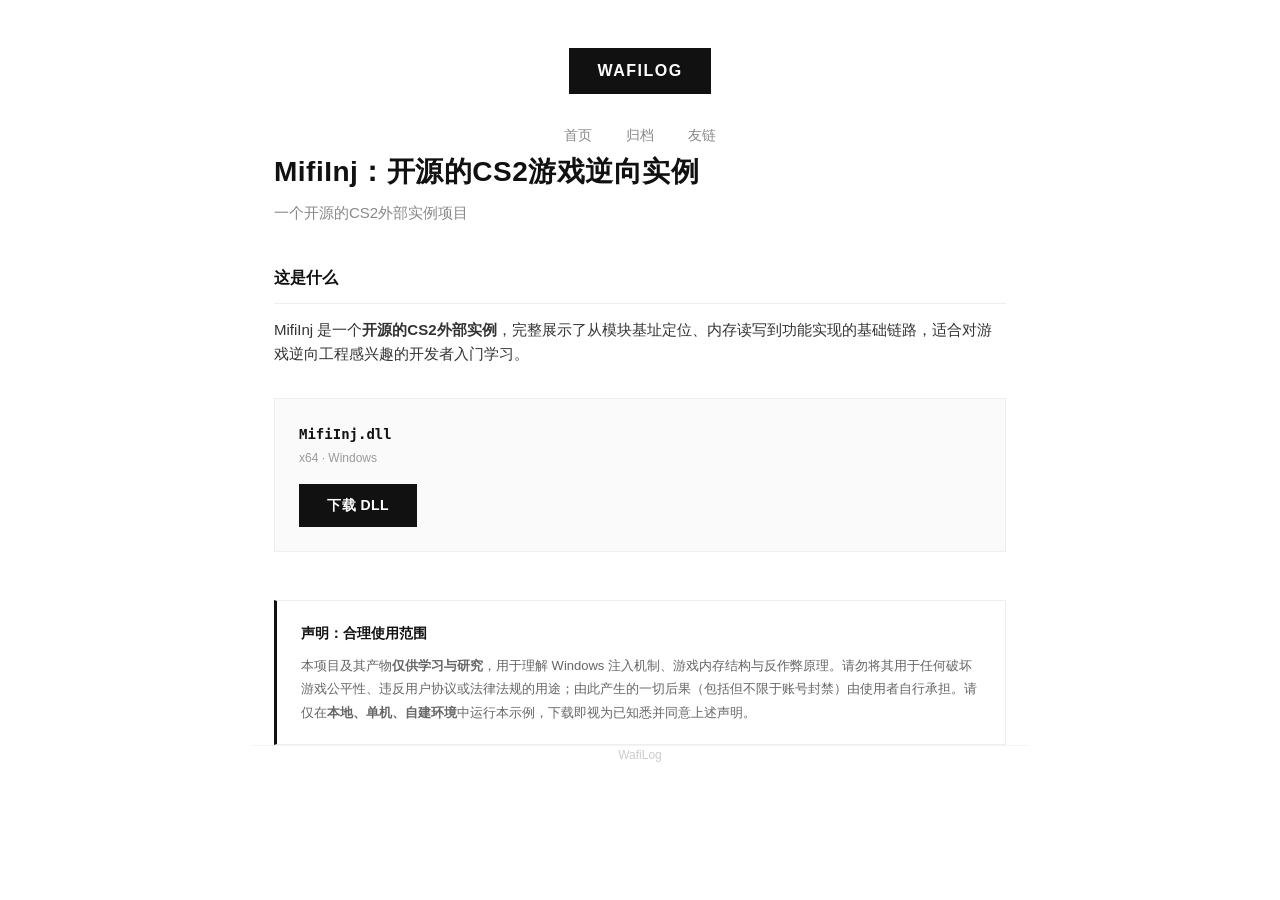
<file: myad/csdll.html>
<!DOCTYPE html>
<html lang="zh-CN">
<head>
<meta charset="UTF-8">
<meta name="viewport" content="width=device-width, initial-scale=1.0">
<meta name="description" content="CSDLL：开源的 CS2 游戏逆向实例，仅供学习研究。">
<meta name="robots" content="noindex">
<title>CSDLL - WafiLog</title>
<style>
  *, *::before, *::after { margin: 0; padding: 0; box-sizing: border-box; }
  body {
    font-family: -apple-system, BlinkMacSystemFont, "Segoe UI", Roboto, "Noto Sans SC", "PingFang SC", "Microsoft YaHei", sans-serif;
    background: #fff;
    color: #111;
    -webkit-font-smoothing: antialiased;
    line-height: 1.6;
  }

  .container {
    max-width: 780px;
    margin: 0 auto;
    padding: 0 24px;
  }

  /* Header */
  header {
    padding: 48px 0 0;
    text-align: center;
  }
  .site-title {
    display: inline-block;
    background: #111;
    color: #fff;
    font-size: 16px;
    font-weight: 700;
    letter-spacing: 1.5px;
    padding: 10px 28px;
    text-decoration: none;
    transition: opacity .2s;
  }
  .site-title:hover { opacity: .8; }
  nav {
    margin-top: 24px;
    display: flex;
    justify-content: center;
    gap: 2px;
    font-size: 14px;
  }
  nav a {
    color: #888;
    text-decoration: none;
    padding: 6px 16px;
    transition: color .2s;
  }
  nav a:hover { color: #111; }

  /* Main */
  main {
    padding: 56px 0 80px;
  }

  .page-tag {
    display: inline-block;
    font-size: 12px;
    color: #999;
    border: 1px solid #e5e5e5;
    border-radius: 2px;
    padding: 1px 8px;
    margin-bottom: 16px;
  }
  h1.page-title {
    font-size: 28px;
    font-weight: 700;
    letter-spacing: .5px;
    line-height: 1.4;
  }
  .page-sub {
    margin-top: 10px;
    font-size: 15px;
    color: #888;
  }

  .content {
    margin-top: 40px;
    font-size: 15px;
    color: #333;
  }
  .content p {
    margin-bottom: 14px;
  }
  .content h2 {
    font-size: 16px;
    font-weight: 700;
    color: #111;
    margin: 32px 0 14px;
    padding-bottom: 12px;
    border-bottom: 1px solid #eee;
  }
  .content ul {
    list-style: none;
    margin: 0 0 14px 2px;
  }
  .content ul li {
    position: relative;
    padding-left: 16px;
    margin-bottom: 6px;
    font-size: 14px;
    color: #555;
  }
  .content ul li::before {
    content: "-";
    position: absolute;
    left: 0;
    color: #bbb;
  }
  .content code {
    font-family: Consolas, Monaco, monospace;
    font-size: 13px;
    background: #f5f5f5;
    padding: 1px 6px;
    border-radius: 2px;
  }

  /* Download */
  .download-box {
    margin-top: 32px;
    padding: 24px;
    border: 1px solid #eee;
    background: #fafafa;
  }
  .download-file {
    font-family: Consolas, Monaco, monospace;
    font-size: 14px;
    color: #111;
    font-weight: 600;
  }
  .download-meta {
    margin-top: 4px;
    font-size: 12px;
    color: #999;
  }
  .download-btn {
    display: inline-block;
    margin-top: 16px;
    background: #111;
    color: #fff;
    font-size: 14px;
    font-weight: 600;
    letter-spacing: .5px;
    padding: 10px 28px;
    text-decoration: none;
    transition: opacity .2s;
  }
  .download-btn:hover { opacity: .8; }

  /* Disclaimer */
  .disclaimer {
    margin-top: 48px;
    padding: 20px 24px;
    border: 1px solid #eee;
    border-left: 3px solid #111;
    font-size: 13px;
    color: #666;
    line-height: 1.8;
  }
  .disclaimer h2 {
    font-size: 14px;
    font-weight: 700;
    color: #111;
    margin: 0 0 8px;
    padding: 0;
    border: none;
  }

  /* Footer */
  footer {
    text-align: center;
    padding: 32px 0 80px;
    font-size: 12px;
    color: #ccc;
    border-top: 1px solid #f5f5f5;
  }
  footer a {
    color: #ccc;
    text-decoration: none;
    transition: color .2s;
  }
  footer a:hover { color: #111; }

  @media (max-width: 520px) {
    header { padding-top: 32px; }
    .container { padding: 0 16px; }
    main { padding-top: 40px; }
    h1.page-title { font-size: 22px; }
  }
</style>
</head>
<body>

<header>
  <a href="/" class="site-title">WAFILOG</a>
  <nav>
    <a href="/">首页</a>
    <a href="/archives/">归档</a>
    <a href="/friends/">友链</a>
  </nav>
</header>

<main class="container">
  <h1 class="page-title">MifiInj：开源的CS2游戏逆向实例</h1>
  <p class="page-sub">一个开源的CS2外部实例项目</p>

  <div class="content">
    <h2>这是什么</h2>
    <p>MifiInj 是一个<strong>开源的CS2外部实例</strong>，完整展示了从模块基址定位、内存读写到功能实现的基础链路，适合对游戏逆向工程感兴趣的开发者入门学习。</p>

    <div class="download-box">
      <div class="download-file">MifiInj.dll</div>
      <div class="download-meta">x64 · Windows</div>
      <a class="download-btn" href="/resources/dll/MifiInj.dll" download>下载 DLL</a>
    </div>

    <div class="disclaimer">
      <h2>声明：合理使用范围</h2>
      本项目及其产物<strong>仅供学习与研究</strong>，用于理解 Windows 注入机制、游戏内存结构与反作弊原理。请勿将其用于任何破坏游戏公平性、违反用户协议或法律法规的用途；由此产生的一切后果（包括但不限于账号封禁）由使用者自行承担。请仅在<strong>本地、单机、自建环境</strong>中运行本示例，下载即视为已知悉并同意上述声明。
    </div>
  </div>
</main>

<footer class="container">
  <a href="/">WafiLog</a>
</footer>

</body>
</html>
</file>
